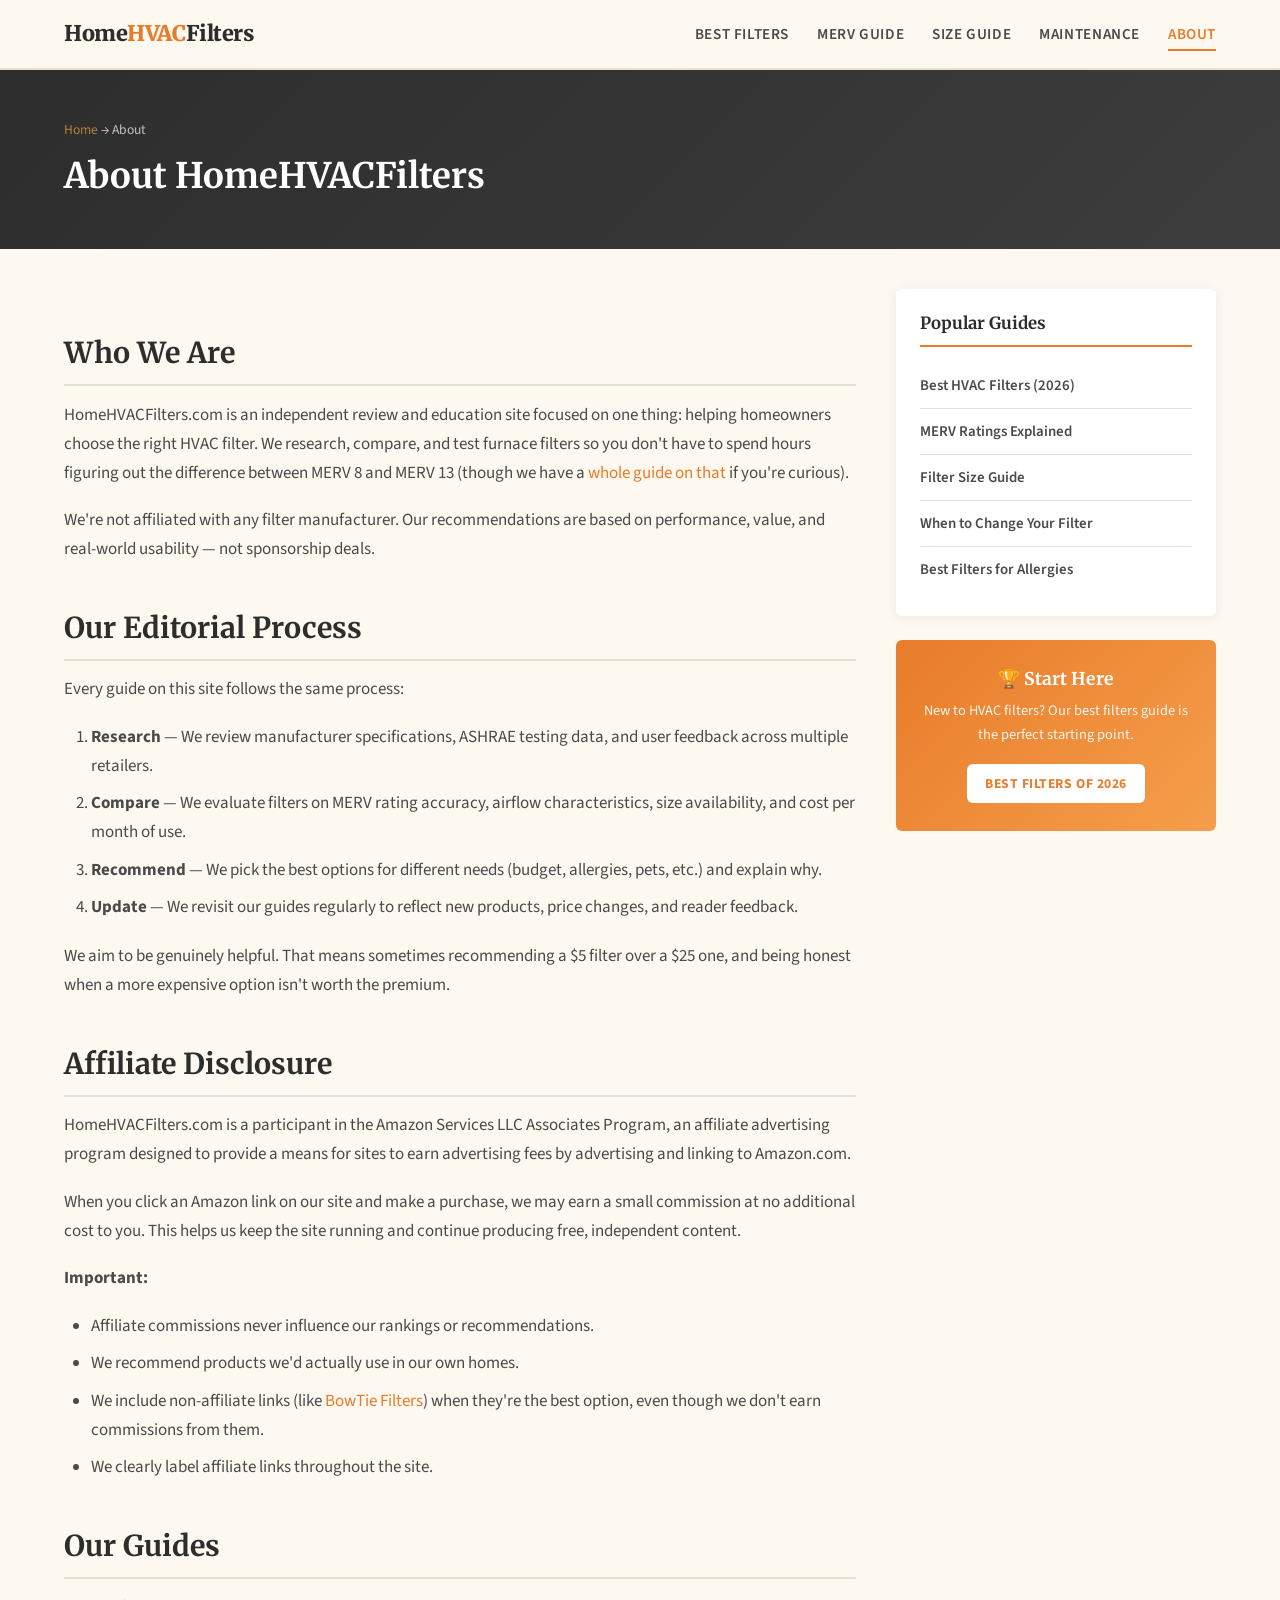
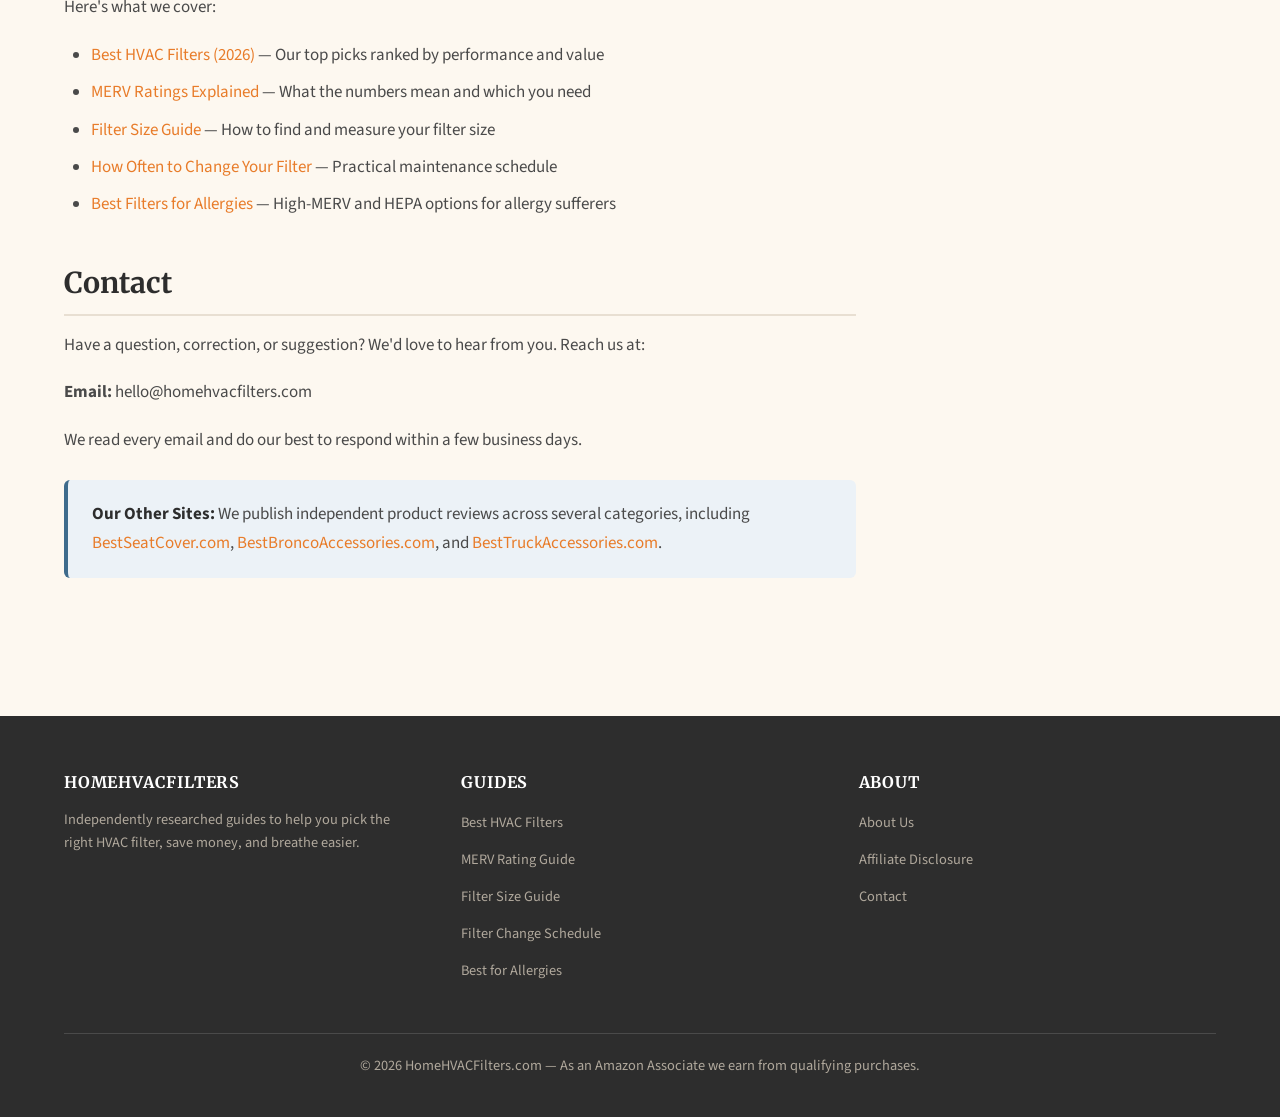
<file: about.html>
<!DOCTYPE html>
<html lang="en">
<head>
  <meta charset="UTF-8">
  <meta name="viewport" content="width=device-width, initial-scale=1.0">
  <title>About HomeHVACFilters — Affiliate Disclosure</title>
  <meta name="description" content="About HomeHVACFilters.com. Learn about our editorial process, affiliate disclosure, and how we research and review HVAC filters.">
  <link rel="canonical" href="https://homehvacfilters.com/about.html">
  <meta property="og:title" content="About HomeHVACFilters — Affiliate Disclosure">
  <meta property="og:description" content="About HomeHVACFilters.com. Our editorial process, affiliate disclosure, and how we research HVAC filters.">
  <meta property="og:url" content="https://homehvacfilters.com/about.html">
  <meta property="og:type" content="website">
  <meta property="og:image" content="https://homehvacfilters.com/images/og-about.png">
  <meta property="og:site_name" content="HomeHVACFilters">
  <link rel="preconnect" href="https://fonts.googleapis.com">
  <link rel="preconnect" href="https://fonts.gstatic.com" crossorigin>
  <link href="https://fonts.googleapis.com/css2?family=Merriweather:wght@400;700;900&family=Source+Sans+Pro:wght@400;600;700&display=swap" rel="stylesheet">
  <link rel="stylesheet" href="css/style.css">
  <script type="application/ld+json">
  {
    "@context": "https://schema.org",
    "@type": "BreadcrumbList",
    "itemListElement": [
      { "@type": "ListItem", "position": 1, "name": "Home", "item": "https://homehvacfilters.com/" },
      { "@type": "ListItem", "position": 2, "name": "About", "item": "https://homehvacfilters.com/about.html" }
    ]
  }
  </script>
</head>
<body>

<nav class="nav" aria-label="Main navigation">
  <div class="container">
    <a href="/" class="nav-logo" aria-label="HomeHVACFilters homepage">Home<span>HVAC</span>Filters</a>
    <ul class="nav-links">
      <li><a href="best-hvac-filters.html">Best Filters</a></li>
      <li><a href="merv-rating-guide.html">MERV Guide</a></li>
      <li><a href="filter-size-guide.html">Size Guide</a></li>
      <li><a href="how-often-change-hvac-filter.html">Maintenance</a></li>
      <li><a href="about.html" class="active">About</a></li>
    </ul>
    <button class="nav-toggle" aria-label="Toggle menu" aria-expanded="false"><span></span><span></span><span></span></button>
  </div>
</nav>

<section class="page-hero">
  <div class="container">
    <div class="breadcrumb"><a href="/">Home</a> → About</div>
    <h1>About HomeHVACFilters</h1>
  </div>
</section>

<div class="container">
  <div class="content-layout">
    <main class="main-content article-content">

      <h2 id="who-we-are">Who We Are</h2>
      <p>HomeHVACFilters.com is an independent review and education site focused on one thing: helping homeowners choose the right HVAC filter. We research, compare, and test furnace filters so you don't have to spend hours figuring out the difference between MERV 8 and MERV 13 (though we have a <a href="merv-rating-guide.html">whole guide on that</a> if you're curious).</p>

      <p>We're not affiliated with any filter manufacturer. Our recommendations are based on performance, value, and real-world usability — not sponsorship deals.</p>

      <h2 id="editorial">Our Editorial Process</h2>
      <p>Every guide on this site follows the same process:</p>
      <ol>
        <li><strong>Research</strong> — We review manufacturer specifications, ASHRAE testing data, and user feedback across multiple retailers.</li>
        <li><strong>Compare</strong> — We evaluate filters on MERV rating accuracy, airflow characteristics, size availability, and cost per month of use.</li>
        <li><strong>Recommend</strong> — We pick the best options for different needs (budget, allergies, pets, etc.) and explain why.</li>
        <li><strong>Update</strong> — We revisit our guides regularly to reflect new products, price changes, and reader feedback.</li>
      </ol>

      <p>We aim to be genuinely helpful. That means sometimes recommending a $5 filter over a $25 one, and being honest when a more expensive option isn't worth the premium.</p>

      <h2 id="disclosure">Affiliate Disclosure</h2>
      <p>HomeHVACFilters.com is a participant in the Amazon Services LLC Associates Program, an affiliate advertising program designed to provide a means for sites to earn advertising fees by advertising and linking to Amazon.com.</p>

      <p>When you click an Amazon link on our site and make a purchase, we may earn a small commission at no additional cost to you. This helps us keep the site running and continue producing free, independent content.</p>

      <p><strong>Important:</strong></p>
      <ul>
        <li>Affiliate commissions never influence our rankings or recommendations.</li>
        <li>We recommend products we'd actually use in our own homes.</li>
        <li>We include non-affiliate links (like <a href="https://bowtiefilters.com" target="_blank" rel="noopener">BowTie Filters</a>) when they're the best option, even though we don't earn commissions from them.</li>
        <li>We clearly label affiliate links throughout the site.</li>
      </ul>

      <h2 id="guides">Our Guides</h2>
      <p>Here's what we cover:</p>
      <ul>
        <li><a href="best-hvac-filters.html">Best HVAC Filters (2026)</a> — Our top picks ranked by performance and value</li>
        <li><a href="merv-rating-guide.html">MERV Ratings Explained</a> — What the numbers mean and which you need</li>
        <li><a href="filter-size-guide.html">Filter Size Guide</a> — How to find and measure your filter size</li>
        <li><a href="how-often-change-hvac-filter.html">How Often to Change Your Filter</a> — Practical maintenance schedule</li>
        <li><a href="best-air-filters-allergies.html">Best Filters for Allergies</a> — High-MERV and HEPA options for allergy sufferers</li>
      </ul>

      <h2 id="contact">Contact</h2>
      <p>Have a question, correction, or suggestion? We'd love to hear from you. Reach us at:</p>
      <p><strong>Email:</strong> hello@homehvacfilters.com</p>

      <p>We read every email and do our best to respond within a few business days.</p>

      <!-- Cross-site links -->
      <div class="info-box info">
        <strong>Our Other Sites:</strong> We publish independent product reviews across several categories, including <a href="https://bestseatcover.com" target="_blank" rel="noopener">BestSeatCover.com</a>, <a href="https://bestbroncoaccessories.com" target="_blank" rel="noopener">BestBroncoAccessories.com</a>, and <a href="https://besttruckaccessories.com" target="_blank" rel="noopener">BestTruckAccessories.com</a>.
      </div>

    </main>

    <aside class="sidebar">
      <div class="sidebar-block">
        <h4>Popular Guides</h4>
        <ul>
          <li><a href="best-hvac-filters.html">Best HVAC Filters (2026)</a></li>
          <li><a href="merv-rating-guide.html">MERV Ratings Explained</a></li>
          <li><a href="filter-size-guide.html">Filter Size Guide</a></li>
          <li><a href="how-often-change-hvac-filter.html">When to Change Your Filter</a></li>
          <li><a href="best-air-filters-allergies.html">Best Filters for Allergies</a></li>
        </ul>
      </div>
      <div class="sidebar-cta">
        <h4>🏆 Start Here</h4>
        <p>New to HVAC filters? Our best filters guide is the perfect starting point.</p>
        <a href="best-hvac-filters.html" class="btn btn-sm">Best Filters of 2026</a>
      </div>
    </aside>
  </div>
</div>

<footer class="footer">
  <div class="container">
    <div class="footer-grid">
      <div>
        <h4>HomeHVACFilters</h4>
        <p>Independently researched guides to help you pick the right HVAC filter, save money, and breathe easier.</p>
      </div>
      <div>
        <h4>Guides</h4>
        <ul>
          <li><a href="best-hvac-filters.html">Best HVAC Filters</a></li>
          <li><a href="merv-rating-guide.html">MERV Rating Guide</a></li>
          <li><a href="filter-size-guide.html">Filter Size Guide</a></li>
          <li><a href="how-often-change-hvac-filter.html">Filter Change Schedule</a></li>
          <li><a href="best-air-filters-allergies.html">Best for Allergies</a></li>
        </ul>
      </div>
      <div>
        <h4>About</h4>
        <ul>
          <li><a href="about.html">About Us</a></li>
          <li><a href="about.html#disclosure">Affiliate Disclosure</a></li>
          <li><a href="about.html#contact">Contact</a></li>
        </ul>
      </div>
    </div>
    <div class="footer-bottom">
      <p>&copy; <span data-year></span> HomeHVACFilters.com — As an Amazon Associate we earn from qualifying purchases.</p>
    </div>
  </div>
</footer>

<script src="js/main.js" defer></script>
</body>
</html>
</file>
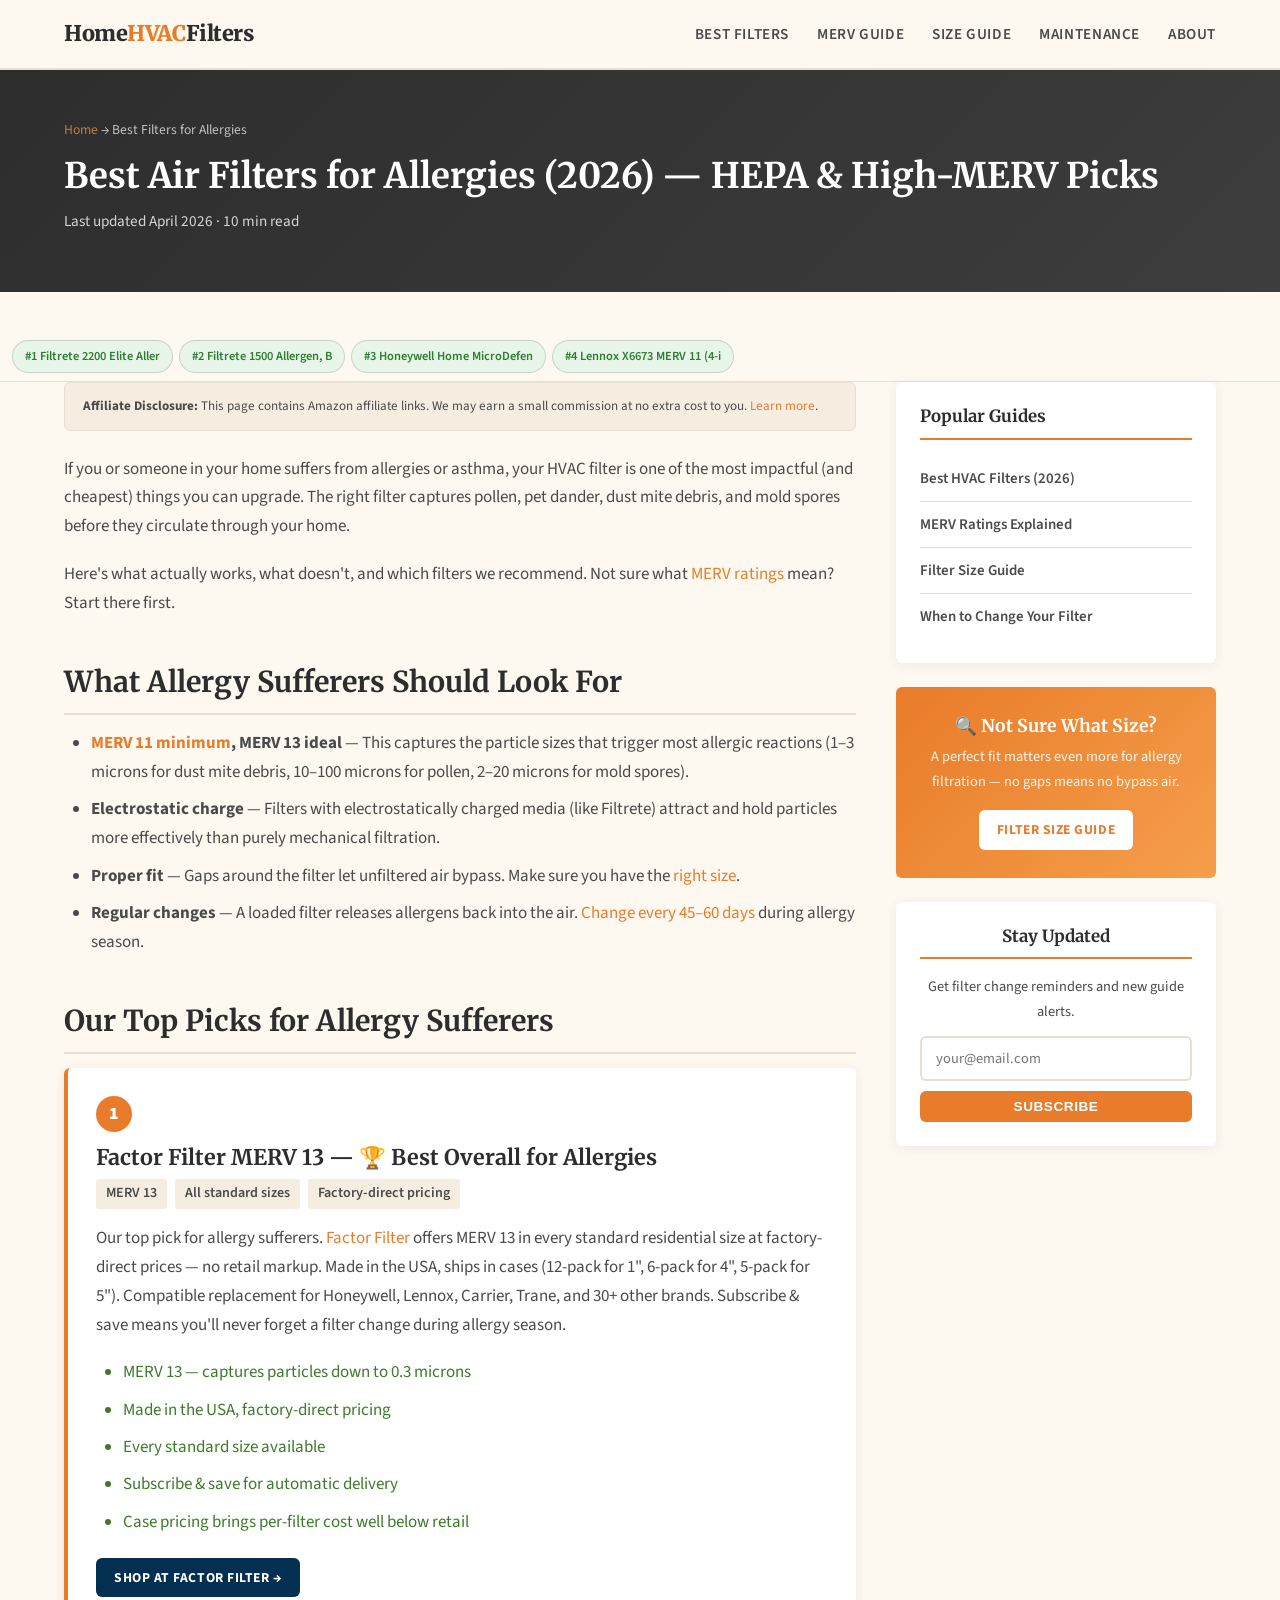
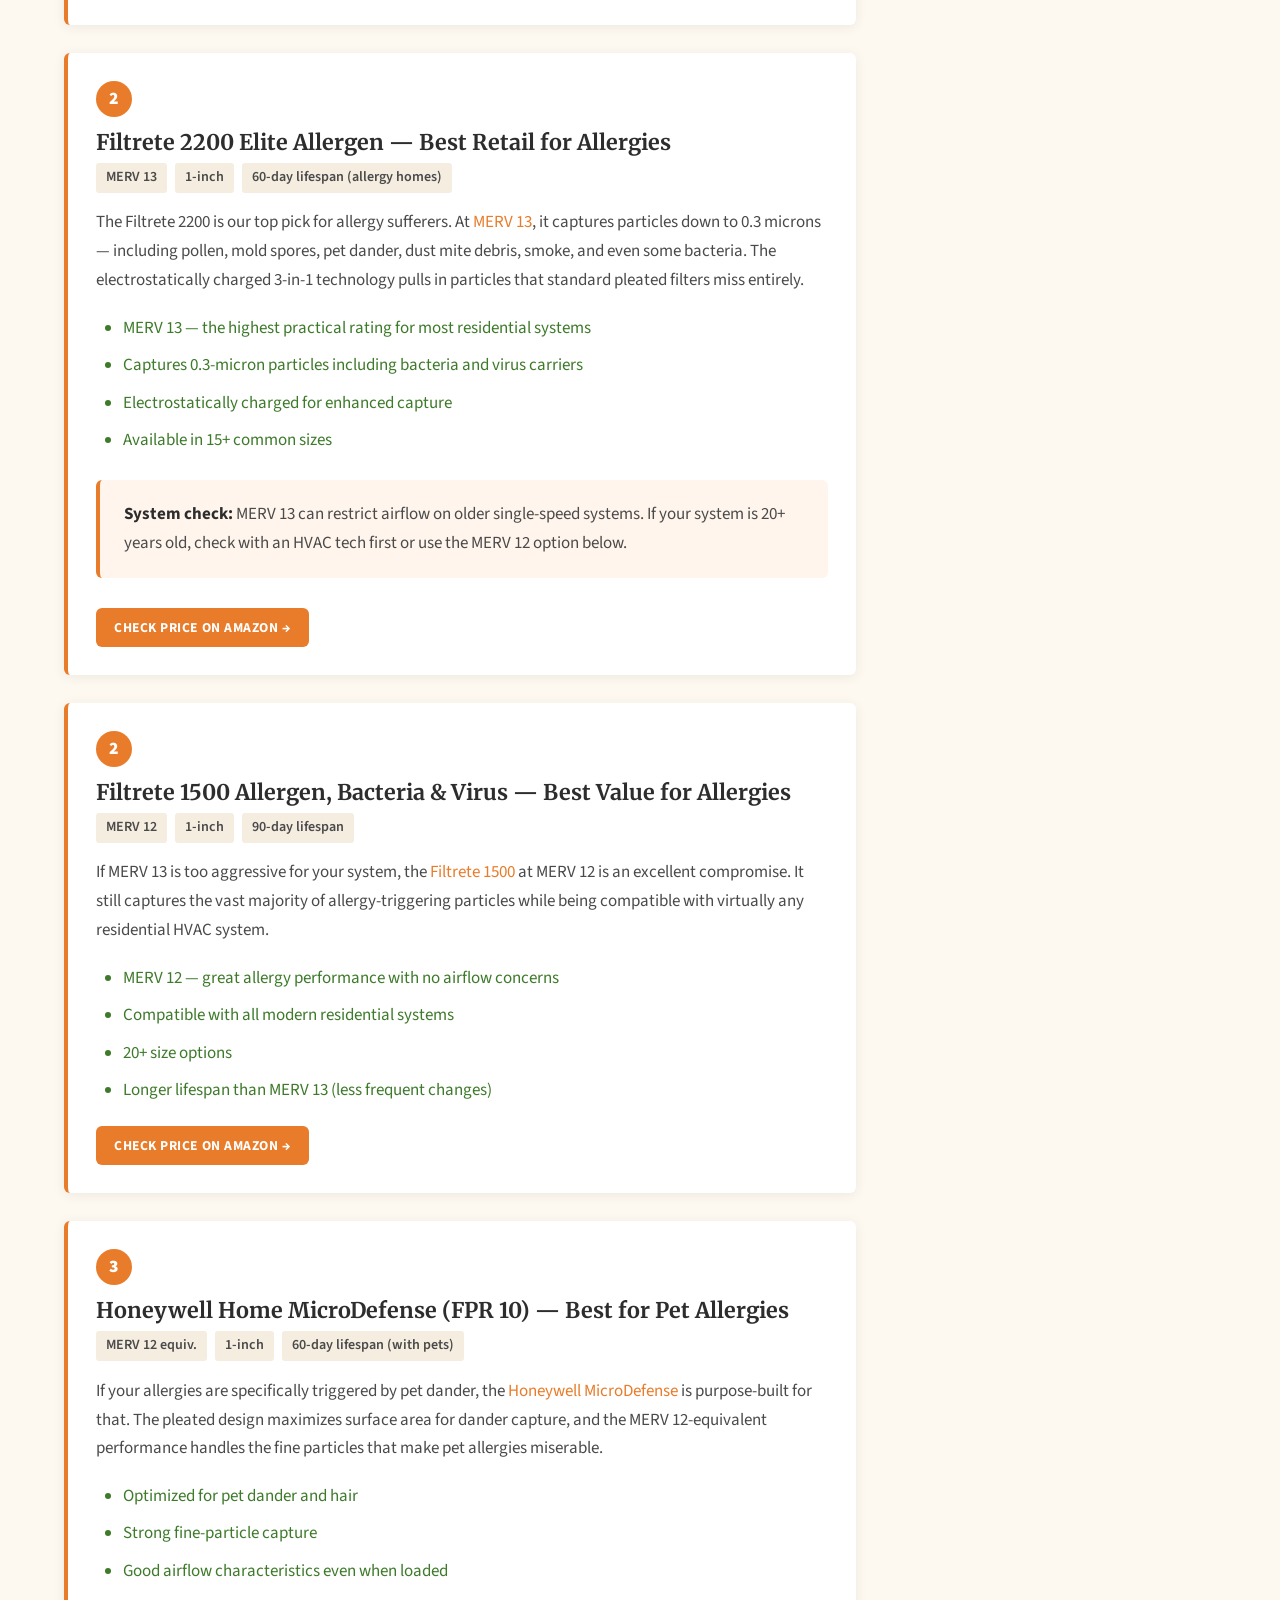
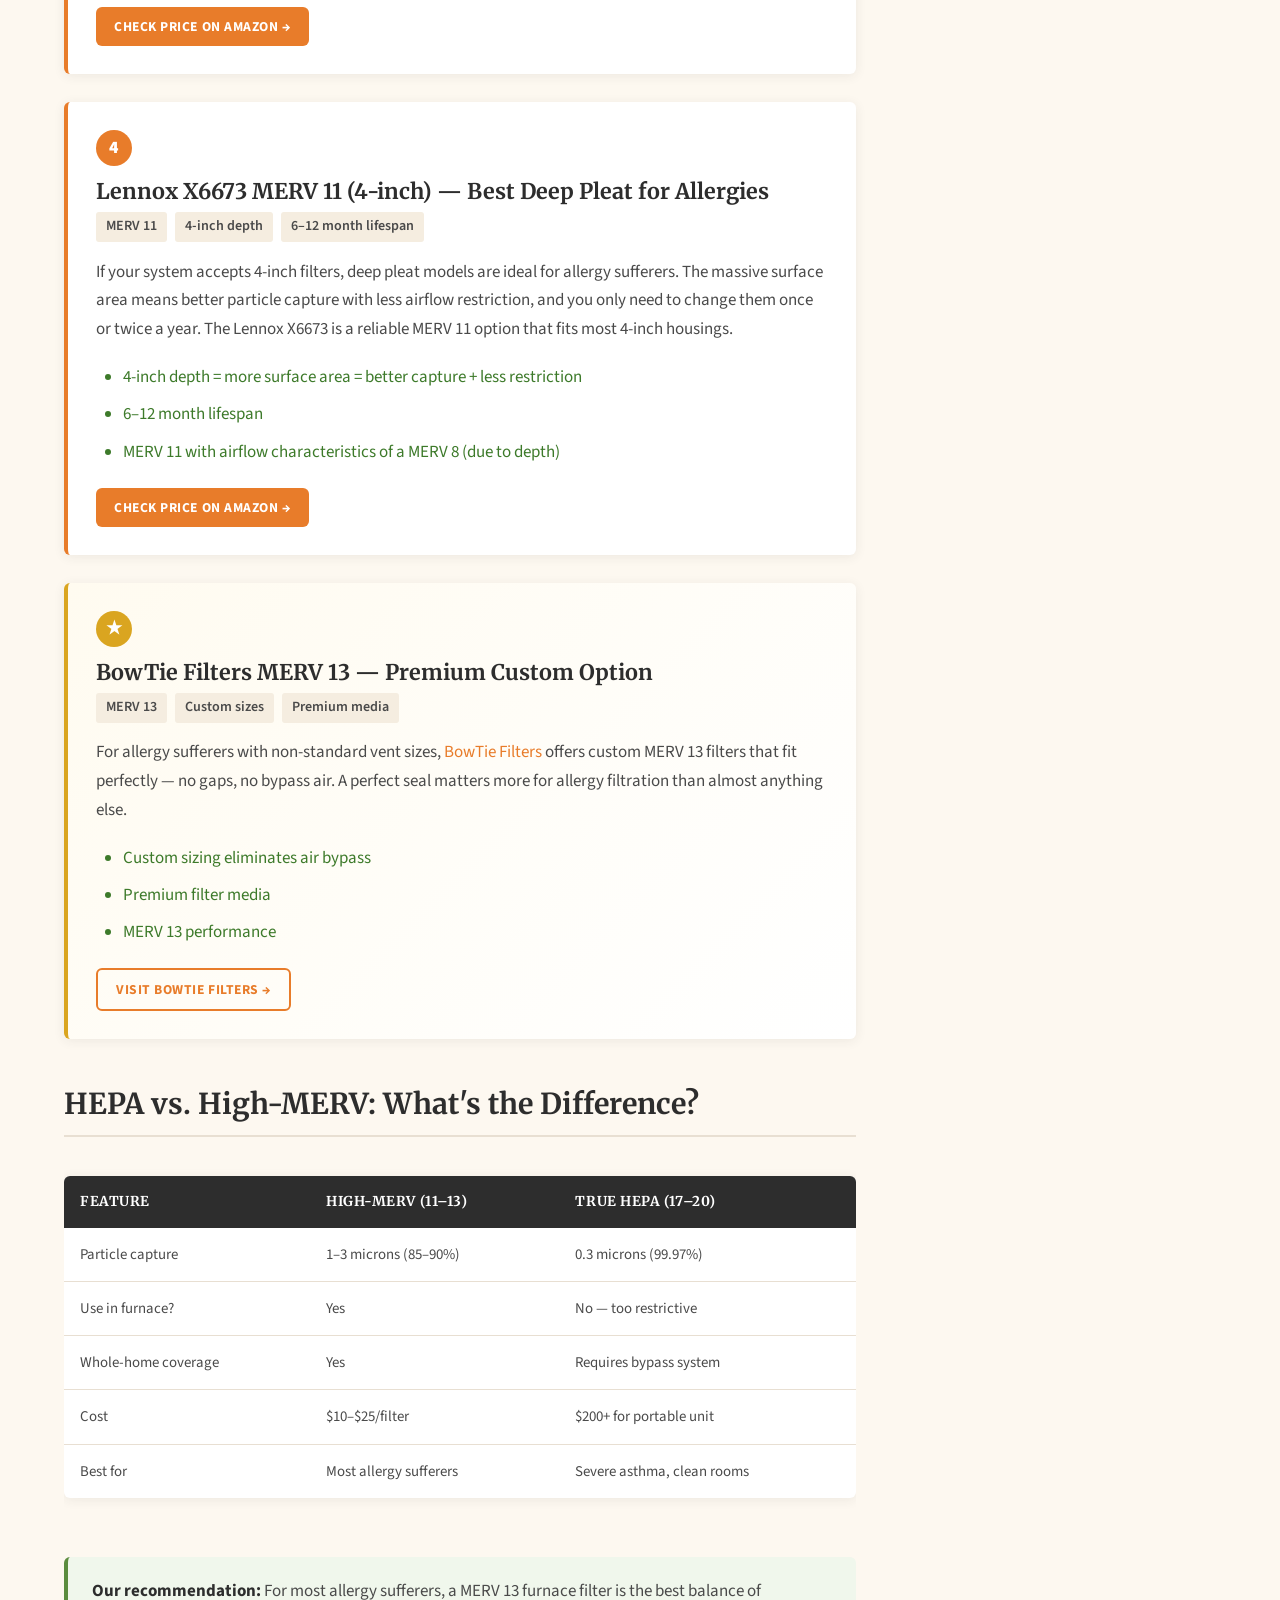
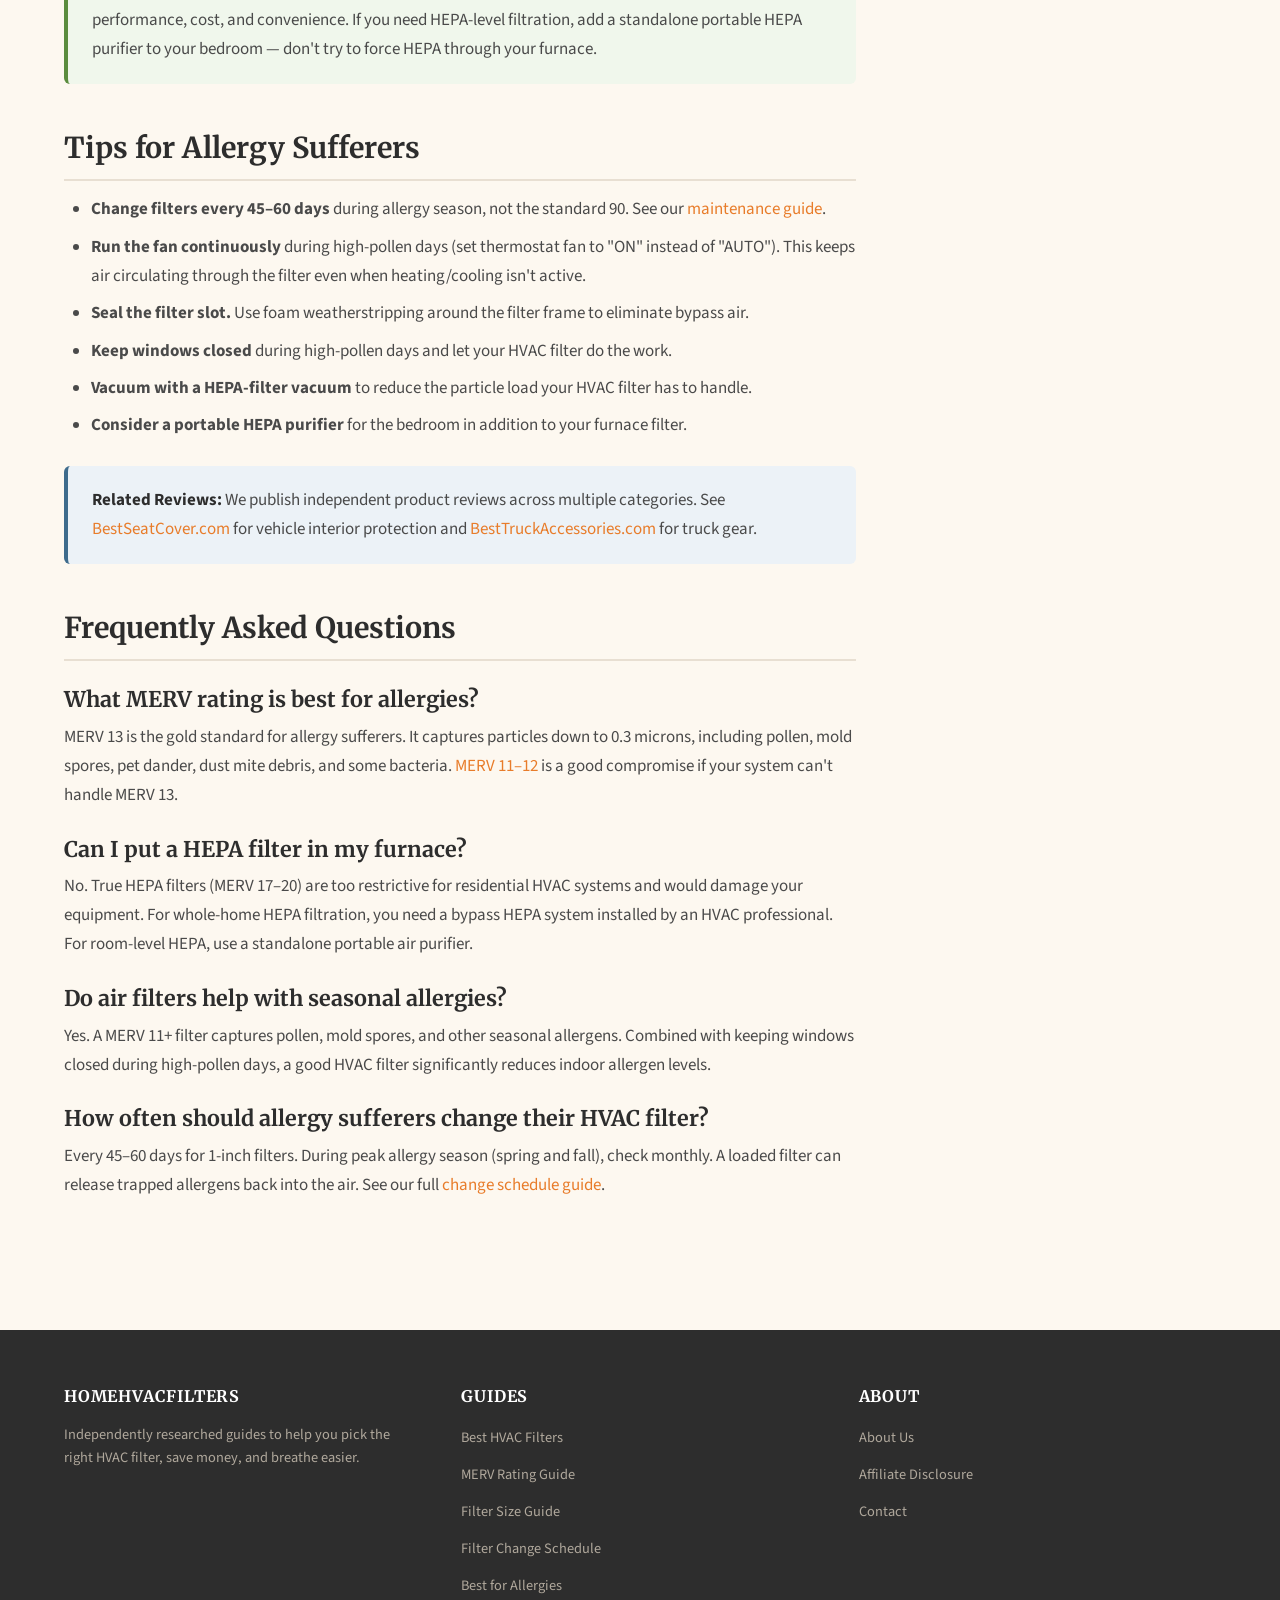
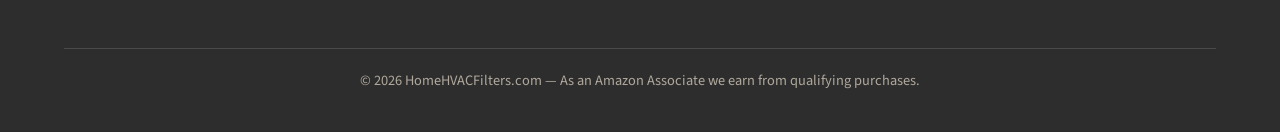
<file: best-air-filters-allergies.html>
<!DOCTYPE html>
<html lang="en">
<head>
  <meta charset="UTF-8">
  <meta name="viewport" content="width=device-width, initial-scale=1.0">
  <title>Best Air Filters for Allergies 2026 — HEPA &amp; MERV</title>
  <meta name="description" content="Best HVAC filters for allergies in 2026. Factor Filter, Filtrete, and high-MERV picks that reduce pollen, pet dander, dust mites, and mold spores.">
  <link rel="canonical" href="https://homehvacfilters.com/best-air-filters-allergies.html">
  <meta property="og:title" content="Best Air Filters for Allergies (2026) — HEPA & High-MERV Picks">
  <meta property="og:description" content="Best HVAC filters for allergies. High-MERV and HEPA-style picks that reduce pollen, pet dander, dust mites, and mold spores.">
  <meta property="og:url" content="https://homehvacfilters.com/best-air-filters-allergies.html">
  <meta property="og:type" content="article">
  <meta property="og:image" content="https://homehvacfilters.com/images/og-allergies.png">
  <meta property="og:site_name" content="HomeHVACFilters">
  <link rel="preconnect" href="https://fonts.googleapis.com">
  <link rel="preconnect" href="https://fonts.gstatic.com" crossorigin>
  <link href="https://fonts.googleapis.com/css2?family=Merriweather:wght@400;700;900&family=Source+Sans+Pro:wght@400;600;700&display=swap" rel="stylesheet">
  <link rel="stylesheet" href="css/style.css">
  <script type="application/ld+json">
  {
    "@context": "https://schema.org",
    "@type": "BreadcrumbList",
    "itemListElement": [
      { "@type": "ListItem", "position": 1, "name": "Home", "item": "https://homehvacfilters.com/" },
      { "@type": "ListItem", "position": 2, "name": "Best Filters for Allergies", "item": "https://homehvacfilters.com/best-air-filters-allergies.html" }
    ]
  }
  </script>
  <script type="application/ld+json">
  {
    "@context": "https://schema.org",
    "@type": "Article",
    "headline": "Best Air Filters for Allergies (2026) — HEPA & High-MERV Picks",
    "description": "Best HVAC filters for allergies in 2026. High-MERV and HEPA-style picks for pollen, pet dander, dust mites, and mold.",
    "datePublished": "2026-02-01",
    "dateModified": "2026-04-15",
    "author": { "@type": "Organization", "name": "HomeHVACFilters" },
    "publisher": { "@type": "Organization", "name": "HomeHVACFilters", "url": "https://homehvacfilters.com/" },
    "mainEntityOfPage": "https://homehvacfilters.com/best-air-filters-allergies.html"
  }
  </script>
  <script type="application/ld+json">
  {
    "@context": "https://schema.org",
    "@type": "Product",
    "name": "Filtrete 2200 Elite Allergen Filter",
    "description": "MERV 13 electrostatically charged furnace filter for allergy and asthma sufferers.",
    "brand": { "@type": "Brand", "name": "Filtrete" },
    "review": {
      "@type": "Review",
      "author": { "@type": "Organization", "name": "HomeHVACFilters" },
      "reviewRating": { "@type": "Rating", "ratingValue": "4.9", "bestRating": "5" },
      "reviewBody": "The best 1-inch MERV 13 filter for allergy sufferers. Captures particles down to 0.3 microns."
    },
    "aggregateRating": { "@type": "AggregateRating", "ratingValue": "4.9", "reviewCount": "1" },
    "offers": { "@type": "Offer", "url": "https://www.amazon.com/dp/B00TUDHMMW?tag=brazenprodu01-20", "priceCurrency": "USD", "availability": "https://schema.org/InStock" }
  }
  </script>
  <script type="application/ld+json">
  {
    "@context": "https://schema.org",
    "@type": "FAQPage",
    "mainEntity": [
      {
        "@type": "Question",
        "name": "What MERV rating is best for allergies?",
        "acceptedAnswer": { "@type": "Answer", "text": "MERV 13 is the gold standard for allergy sufferers. It captures particles down to 0.3 microns, including pollen, mold spores, pet dander, dust mite debris, and some bacteria. MERV 11–12 is a good compromise if your system can't handle MERV 13." }
      },
      {
        "@type": "Question",
        "name": "Can I put a HEPA filter in my furnace?",
        "acceptedAnswer": { "@type": "Answer", "text": "No. True HEPA filters (MERV 17–20) are too restrictive for residential HVAC systems and would damage your equipment. For whole-home HEPA filtration, you need a bypass HEPA system installed by an HVAC professional. For room-level HEPA, use a standalone portable air purifier." }
      },
      {
        "@type": "Question",
        "name": "Do air filters help with seasonal allergies?",
        "acceptedAnswer": { "@type": "Answer", "text": "Yes. A MERV 11+ filter captures pollen, mold spores, and other seasonal allergens. Combined with keeping windows closed during high-pollen days, a good HVAC filter significantly reduces indoor allergen levels." }
      },
      {
        "@type": "Question",
        "name": "How often should allergy sufferers change their HVAC filter?",
        "acceptedAnswer": { "@type": "Answer", "text": "Every 45–60 days for 1-inch filters. During peak allergy season (spring and fall), check monthly. A loaded filter can release trapped allergens back into the air." }
      }
    ]
  }
  </script>
</head>
<body>

<nav class="nav" aria-label="Main navigation">
  <div class="container">
    <a href="/" class="nav-logo" aria-label="HomeHVACFilters homepage">Home<span>HVAC</span>Filters</a>
    <ul class="nav-links">
      <li><a href="best-hvac-filters.html">Best Filters</a></li>
      <li><a href="merv-rating-guide.html">MERV Guide</a></li>
      <li><a href="filter-size-guide.html">Size Guide</a></li>
      <li><a href="how-often-change-hvac-filter.html">Maintenance</a></li>
      <li><a href="about.html">About</a></li>
    </ul>
    <button class="nav-toggle" aria-label="Toggle menu" aria-expanded="false"><span></span><span></span><span></span></button>
  </div>
</nav>

<section class="page-hero">
  <div class="container">
    <div class="breadcrumb"><a href="/">Home</a> → Best Filters for Allergies</div>
    <h1>Best Air Filters for Allergies (2026) — HEPA &amp; High-MERV Picks</h1>
    <p class="page-meta">Last updated April 2026 · 10 min read</p>
  </div>
</section>

<nav class="sticky-jump-nav" aria-label="Jump to product">
  <a href="#best-allergy-overall" class="jump-pill">#1 Filtrete 2200 Elite Aller</a>
<a href="#best-allergy-value" class="jump-pill">#2 Filtrete 1500 Allergen, B</a>
<a href="#best-allergy-pets" class="jump-pill">#3 Honeywell Home MicroDefen</a>
<a href="#best-allergy-deep" class="jump-pill">#4 Lennox X6673 MERV 11 (4-i</a>
</nav>


<div class="container">
  <div class="content-layout">
    <main class="main-content article-content">

      <div class="affiliate-notice">
        <strong>Affiliate Disclosure:</strong> This page contains Amazon affiliate links. We may earn a small commission at no extra cost to you. <a href="about.html#disclosure">Learn more</a>.
      </div>

      <p>If you or someone in your home suffers from allergies or asthma, your HVAC filter is one of the most impactful (and cheapest) things you can upgrade. The right filter captures pollen, pet dander, dust mite debris, and mold spores before they circulate through your home.</p>

      <p>Here's what actually works, what doesn't, and which filters we recommend. Not sure what <a href="merv-rating-guide.html">MERV ratings</a> mean? Start there first.</p>

      <h2 id="what-to-look-for">What Allergy Sufferers Should Look For</h2>
      <ul>
        <li><strong><a href="merv-rating-guide.html#merv-9-12">MERV 11 minimum</a>, MERV 13 ideal</strong> — This captures the particle sizes that trigger most allergic reactions (1–3 microns for dust mite debris, 10–100 microns for pollen, 2–20 microns for mold spores).</li>
        <li><strong>Electrostatic charge</strong> — Filters with electrostatically charged media (like Filtrete) attract and hold particles more effectively than purely mechanical filtration.</li>
        <li><strong>Proper fit</strong> — Gaps around the filter let unfiltered air bypass. Make sure you have the <a href="filter-size-guide.html">right size</a>.</li>
        <li><strong>Regular changes</strong> — A loaded filter releases allergens back into the air. <a href="how-often-change-hvac-filter.html">Change every 45–60 days</a> during allergy season.</li>
      </ul>

      <h2 id="top-picks">Our Top Picks for Allergy Sufferers</h2>

      <!-- #1 Factor Filter -->
      <div class="product-card" id="best-allergy-factory-direct">
        <div class="product-rank">1</div>
        <h3>Factor Filter MERV 13 — 🏆 Best Overall for Allergies</h3>
        <div class="product-meta">
          <span>MERV 13</span><span>All standard sizes</span><span>Factory-direct pricing</span>
        </div>
        <p>Our top pick for allergy sufferers. <a href="https://factorfilters.com" target="_blank" rel="noopener">Factor Filter</a> offers MERV 13 in every standard residential size at factory-direct prices — no retail markup. Made in the USA, ships in cases (12-pack for 1", 6-pack for 4", 5-pack for 5"). Compatible replacement for Honeywell, Lennox, Carrier, Trane, and 30+ other brands. Subscribe &amp; save means you'll never forget a filter change during allergy season.</p>
        <ul class="product-pros">
          <li>MERV 13 — captures particles down to 0.3 microns</li>
          <li>Made in the USA, factory-direct pricing</li>
          <li>Every standard size available</li>
          <li>Subscribe &amp; save for automatic delivery</li>
          <li>Case pricing brings per-filter cost well below retail</li>
        </ul>
        <a href="https://factorfilters.com" class="btn btn-primary btn-sm" style="background:#032f50;border-color:#032f50" target="_blank" rel="noopener">Shop at Factor Filter →</a>
      </div>

      <!-- #2 -->
      <div class="product-card" id="best-allergy-overall">
        <div class="product-rank">2</div>
        <h3>Filtrete 2200 Elite Allergen — Best Retail for Allergies</h3>
        <div class="product-meta">
          <span>MERV 13</span><span>1-inch</span><span>60-day lifespan (allergy homes)</span>
        </div>
        <p>The Filtrete 2200 is our top pick for allergy sufferers. At <a href="merv-rating-guide.html#merv-13-16">MERV 13</a>, it captures particles down to 0.3 microns — including pollen, mold spores, pet dander, dust mite debris, smoke, and even some bacteria. The electrostatically charged 3-in-1 technology pulls in particles that standard pleated filters miss entirely.</p>
        <ul class="product-pros">
          <li>MERV 13 — the highest practical rating for most residential systems</li>
          <li>Captures 0.3-micron particles including bacteria and virus carriers</li>
          <li>Electrostatically charged for enhanced capture</li>
          <li>Available in 15+ common sizes</li>
        </ul>
        <div class="info-box warning">
          <strong>System check:</strong> MERV 13 can restrict airflow on older single-speed systems. If your system is 20+ years old, check with an HVAC tech first or use the MERV 12 option below.
        </div>
        <a href="https://www.amazon.com/dp/B00TUDHMMW?tag=brazenprodu01-20" class="btn btn-primary btn-sm" rel="nofollow noopener sponsored" target="_blank">Check Price on Amazon →</a>
      </div>

      <!-- #2 -->
      <div class="product-card" id="best-allergy-value">
        <div class="product-rank">2</div>
        <h3>Filtrete 1500 Allergen, Bacteria &amp; Virus — Best Value for Allergies</h3>
        <div class="product-meta">
          <span>MERV 12</span><span>1-inch</span><span>90-day lifespan</span>
        </div>
        <p>If MERV 13 is too aggressive for your system, the <a href="best-hvac-filters.html#best-overall">Filtrete 1500</a> at MERV 12 is an excellent compromise. It still captures the vast majority of allergy-triggering particles while being compatible with virtually any residential HVAC system.</p>
        <ul class="product-pros">
          <li>MERV 12 — great allergy performance with no airflow concerns</li>
          <li>Compatible with all modern residential systems</li>
          <li>20+ size options</li>
          <li>Longer lifespan than MERV 13 (less frequent changes)</li>
        </ul>
        <a href="https://www.amazon.com/dp/B01DFZ1HEG?tag=brazenprodu01-20" class="btn btn-primary btn-sm" rel="nofollow noopener sponsored" target="_blank">Check Price on Amazon →</a>
      </div>

      <!-- #3 -->
      <div class="product-card" id="best-allergy-pets">
        <div class="product-rank">3</div>
        <h3>Honeywell Home MicroDefense (FPR 10) — Best for Pet Allergies</h3>
        <div class="product-meta">
          <span>MERV 12 equiv.</span><span>1-inch</span><span>60-day lifespan (with pets)</span>
        </div>
        <p>If your allergies are specifically triggered by pet dander, the <a href="best-hvac-filters.html#best-pets">Honeywell MicroDefense</a> is purpose-built for that. The pleated design maximizes surface area for dander capture, and the MERV 12-equivalent performance handles the fine particles that make pet allergies miserable.</p>
        <ul class="product-pros">
          <li>Optimized for pet dander and hair</li>
          <li>Strong fine-particle capture</li>
          <li>Good airflow characteristics even when loaded</li>
        </ul>
        <a href="https://www.amazon.com/dp/B07VFBPNQW?tag=brazenprodu01-20" class="btn btn-primary btn-sm" rel="nofollow noopener sponsored" target="_blank">Check Price on Amazon →</a>
      </div>

      <!-- #4 Deep pleat -->
      <div class="product-card" id="best-allergy-deep">
        <div class="product-rank">4</div>
        <h3>Lennox X6673 MERV 11 (4-inch) — Best Deep Pleat for Allergies</h3>
        <div class="product-meta">
          <span>MERV 11</span><span>4-inch depth</span><span>6–12 month lifespan</span>
        </div>
        <p>If your system accepts 4-inch filters, deep pleat models are ideal for allergy sufferers. The massive surface area means better particle capture with less airflow restriction, and you only need to change them once or twice a year. The Lennox X6673 is a reliable MERV 11 option that fits most 4-inch housings.</p>
        <ul class="product-pros">
          <li>4-inch depth = more surface area = better capture + less restriction</li>
          <li>6–12 month lifespan</li>
          <li>MERV 11 with airflow characteristics of a MERV 8 (due to depth)</li>
        </ul>
        <a href="https://www.amazon.com/dp/B008LQBHG6?tag=brazenprodu01-20" class="btn btn-primary btn-sm" rel="nofollow noopener sponsored" target="_blank">Check Price on Amazon →</a>
      </div>

      <!-- Premium -->
      <div class="product-card premium-pick" id="premium-allergy">
        <div class="product-rank">★</div>
        <h3>BowTie Filters MERV 13 — Premium Custom Option</h3>
        <div class="product-meta">
          <span>MERV 13</span><span>Custom sizes</span><span>Premium media</span>
        </div>
        <p>For allergy sufferers with non-standard vent sizes, <a href="https://bowtiefilters.com" target="_blank" rel="noopener">BowTie Filters</a> offers custom MERV 13 filters that fit perfectly — no gaps, no bypass air. A perfect seal matters more for allergy filtration than almost anything else.</p>
        <ul class="product-pros">
          <li>Custom sizing eliminates air bypass</li>
          <li>Premium filter media</li>
          <li>MERV 13 performance</li>
        </ul>
        <a href="https://bowtiefilters.com" class="btn btn-secondary btn-sm" target="_blank" rel="noopener">Visit BowTie Filters →</a>
      </div>

      <h2 id="hepa-vs-merv">HEPA vs. High-MERV: What's the Difference?</h2>

      <div style="overflow-x:auto;">
        <table class="comparison-table">
          <thead>
            <tr><th>Feature</th><th>High-MERV (11–13)</th><th>True HEPA (17–20)</th></tr>
          </thead>
          <tbody>
            <tr><td>Particle capture</td><td>1–3 microns (85–90%)</td><td>0.3 microns (99.97%)</td></tr>
            <tr><td>Use in furnace?</td><td>Yes</td><td>No — too restrictive</td></tr>
            <tr><td>Whole-home coverage</td><td>Yes</td><td>Requires bypass system</td></tr>
            <tr><td>Cost</td><td>$10–$25/filter</td><td>$200+ for portable unit</td></tr>
            <tr><td>Best for</td><td>Most allergy sufferers</td><td>Severe asthma, clean rooms</td></tr>
          </tbody>
        </table>
      </div>

      <div class="info-box tip">
        <strong>Our recommendation:</strong> For most allergy sufferers, a MERV 13 furnace filter is the best balance of performance, cost, and convenience. If you need HEPA-level filtration, add a standalone portable HEPA purifier to your bedroom — don't try to force HEPA through your furnace.
      </div>

      <h2 id="allergy-tips">Tips for Allergy Sufferers</h2>
      <ul>
        <li><strong>Change filters every 45–60 days</strong> during allergy season, not the standard 90. See our <a href="how-often-change-hvac-filter.html">maintenance guide</a>.</li>
        <li><strong>Run the fan continuously</strong> during high-pollen days (set thermostat fan to "ON" instead of "AUTO"). This keeps air circulating through the filter even when heating/cooling isn't active.</li>
        <li><strong>Seal the filter slot.</strong> Use foam weatherstripping around the filter frame to eliminate bypass air.</li>
        <li><strong>Keep windows closed</strong> during high-pollen days and let your HVAC filter do the work.</li>
        <li><strong>Vacuum with a HEPA-filter vacuum</strong> to reduce the particle load your HVAC filter has to handle.</li>
        <li><strong>Consider a portable HEPA purifier</strong> for the bedroom in addition to your furnace filter.</li>
      </ul>

      <!-- Cross-site links -->
      <div class="info-box info">
        <strong>Related Reviews:</strong> We publish independent product reviews across multiple categories. See <a href="https://bestseatcover.com" target="_blank" rel="noopener">BestSeatCover.com</a> for vehicle interior protection and <a href="https://besttruckaccessories.com" target="_blank" rel="noopener">BestTruckAccessories.com</a> for truck gear.
      </div>

      <h2 id="faqs">Frequently Asked Questions</h2>

      <h3>What MERV rating is best for allergies?</h3>
      <p>MERV 13 is the gold standard for allergy sufferers. It captures particles down to 0.3 microns, including pollen, mold spores, pet dander, dust mite debris, and some bacteria. <a href="merv-rating-guide.html#merv-9-12">MERV 11–12</a> is a good compromise if your system can't handle MERV 13.</p>

      <h3>Can I put a HEPA filter in my furnace?</h3>
      <p>No. True HEPA filters (MERV 17–20) are too restrictive for residential HVAC systems and would damage your equipment. For whole-home HEPA filtration, you need a bypass HEPA system installed by an HVAC professional. For room-level HEPA, use a standalone portable air purifier.</p>

      <h3>Do air filters help with seasonal allergies?</h3>
      <p>Yes. A MERV 11+ filter captures pollen, mold spores, and other seasonal allergens. Combined with keeping windows closed during high-pollen days, a good HVAC filter significantly reduces indoor allergen levels.</p>

      <h3>How often should allergy sufferers change their HVAC filter?</h3>
      <p>Every 45–60 days for 1-inch filters. During peak allergy season (spring and fall), check monthly. A loaded filter can release trapped allergens back into the air. See our full <a href="how-often-change-hvac-filter.html">change schedule guide</a>.</p>

    </main>

    <aside class="sidebar">
      <div class="sidebar-block">
        <h4>Popular Guides</h4>
        <ul>
          <li><a href="best-hvac-filters.html">Best HVAC Filters (2026)</a></li>
          <li><a href="merv-rating-guide.html">MERV Ratings Explained</a></li>
          <li><a href="filter-size-guide.html">Filter Size Guide</a></li>
          <li><a href="how-often-change-hvac-filter.html">When to Change Your Filter</a></li>
        </ul>
      </div>
      <div class="sidebar-cta">
        <h4>🔍 Not Sure What Size?</h4>
        <p>A perfect fit matters even more for allergy filtration — no gaps means no bypass air.</p>
        <a href="filter-size-guide.html" class="btn btn-sm">Filter Size Guide</a>
      </div>
      <div class="sidebar-block sidebar-newsletter">
        <h4>Stay Updated</h4>
        <p>Get filter change reminders and new guide alerts.</p>
        <input type="email" class="email-input" placeholder="your@email.com" aria-label="Email address for newsletter signup">
        <button class="btn btn-primary btn-sm btn-block">Subscribe</button>
      </div>
    </aside>
  </div>
</div>

<footer class="footer">
  <div class="container">
    <div class="footer-grid">
      <div>
        <h4>HomeHVACFilters</h4>
        <p>Independently researched guides to help you pick the right HVAC filter, save money, and breathe easier.</p>
      </div>
      <div>
        <h4>Guides</h4>
        <ul>
          <li><a href="best-hvac-filters.html">Best HVAC Filters</a></li>
          <li><a href="merv-rating-guide.html">MERV Rating Guide</a></li>
          <li><a href="filter-size-guide.html">Filter Size Guide</a></li>
          <li><a href="how-often-change-hvac-filter.html">Filter Change Schedule</a></li>
          <li><a href="best-air-filters-allergies.html">Best for Allergies</a></li>
        </ul>
      </div>
      <div>
        <h4>About</h4>
        <ul>
          <li><a href="about.html">About Us</a></li>
          <li><a href="about.html#disclosure">Affiliate Disclosure</a></li>
          <li><a href="about.html#contact">Contact</a></li>
        </ul>
      </div>
    </div>
    <div class="footer-bottom">
      <p>&copy; <span data-year></span> HomeHVACFilters.com — As an Amazon Associate we earn from qualifying purchases.</p>
    </div>
  </div>
</footer>

<script src="js/main.js" defer></script>
</body>
</html>
</file>
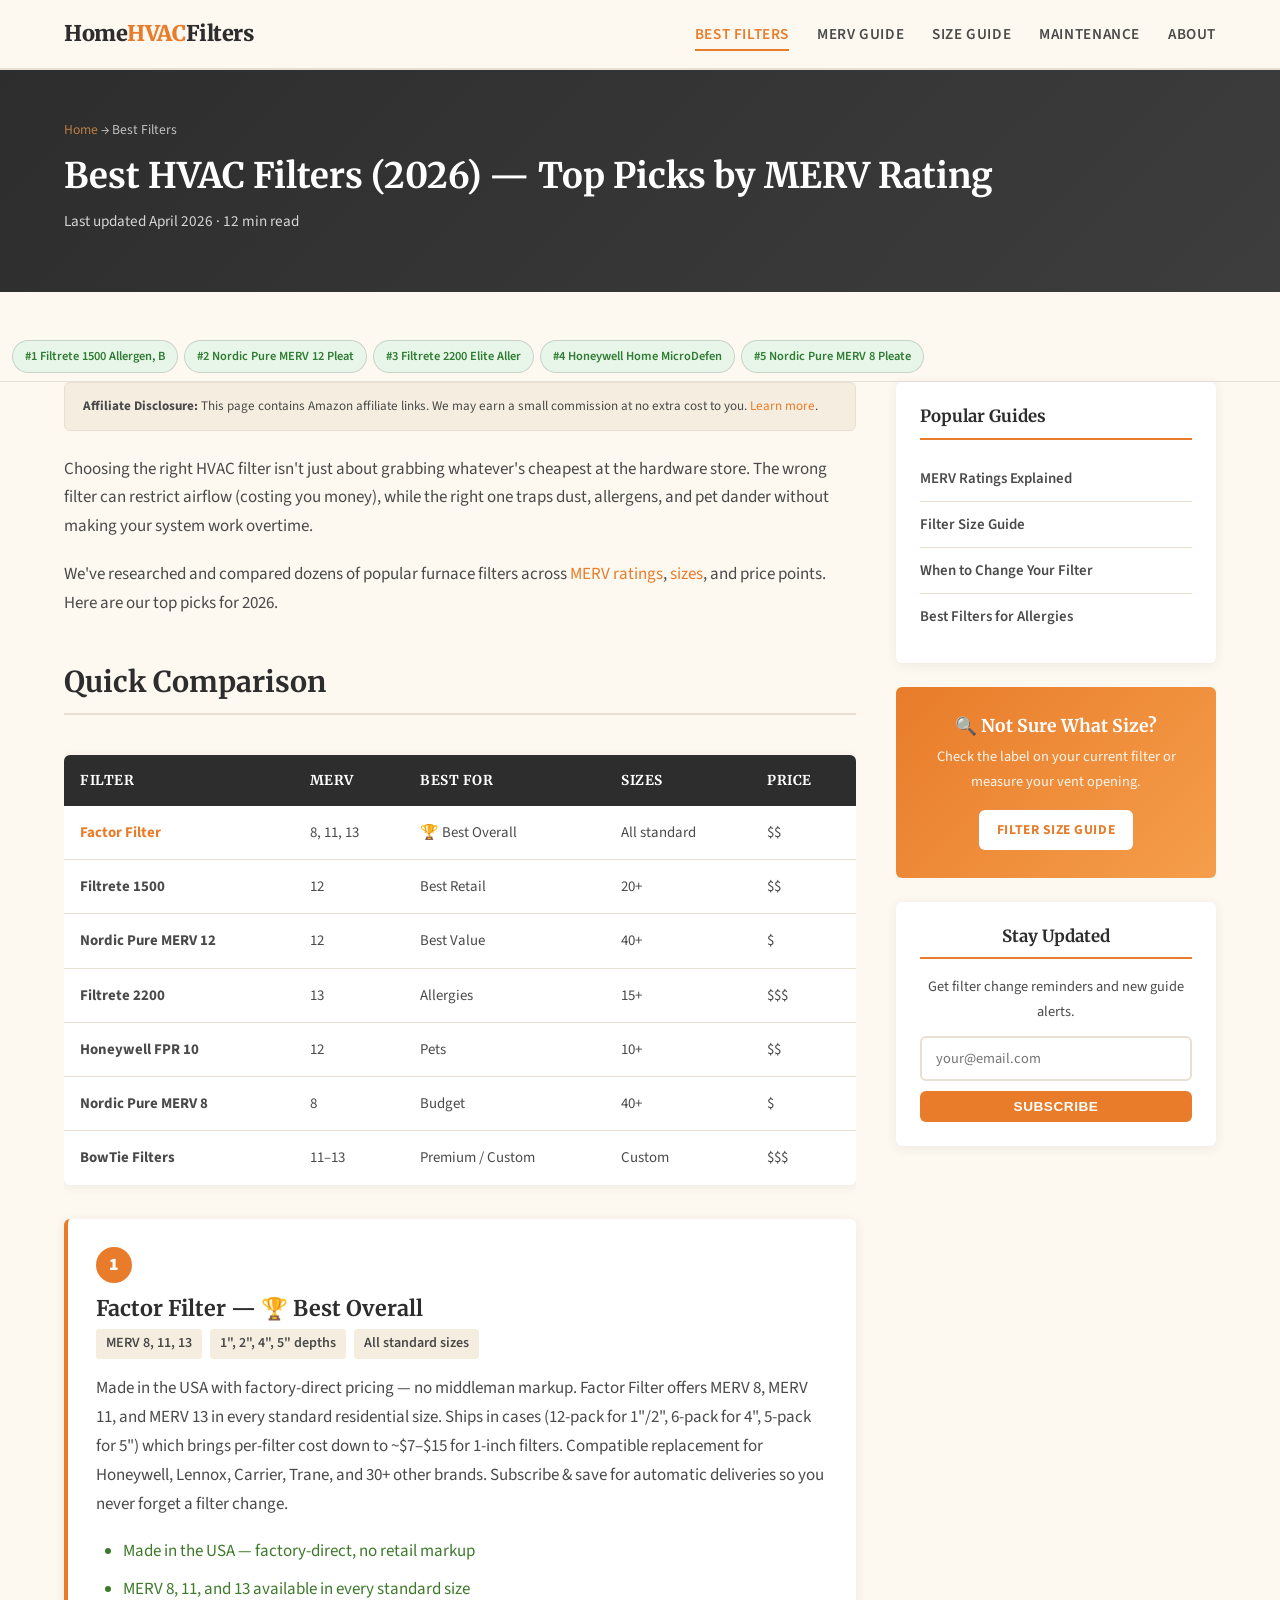
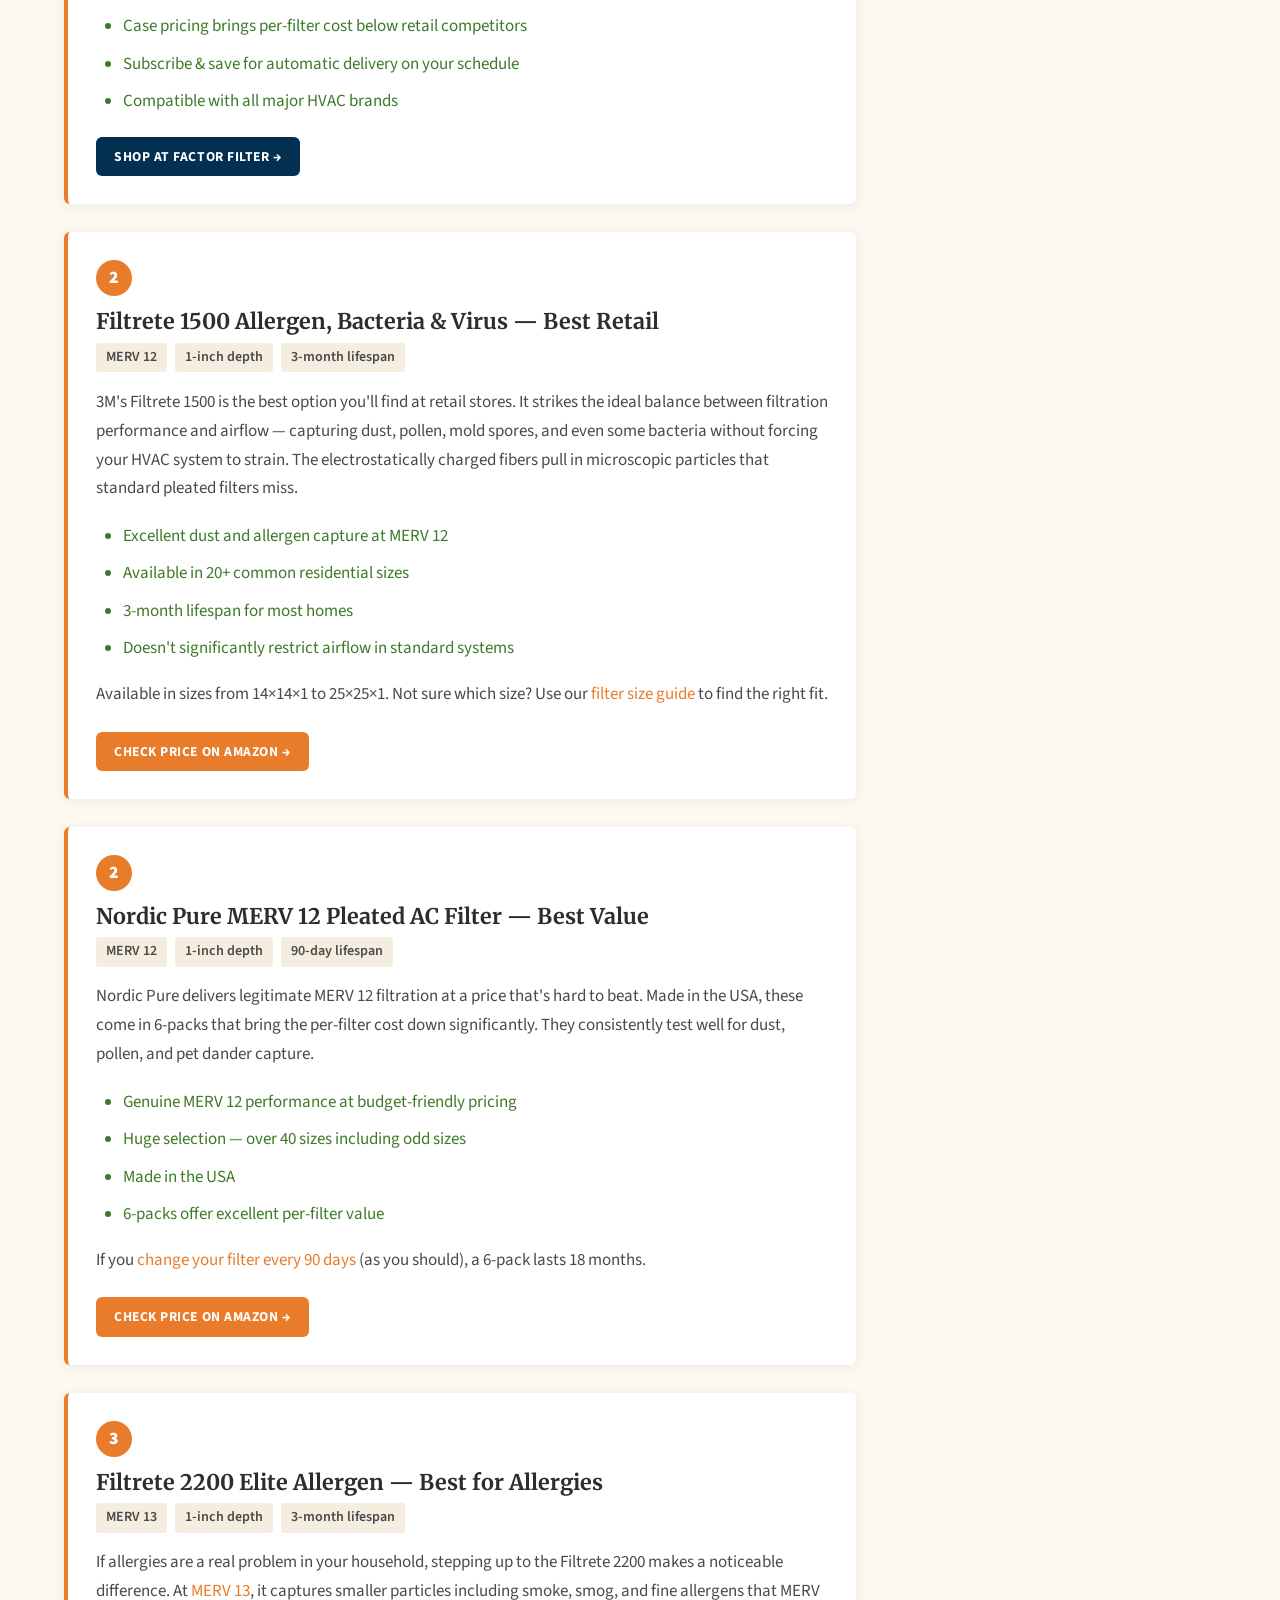
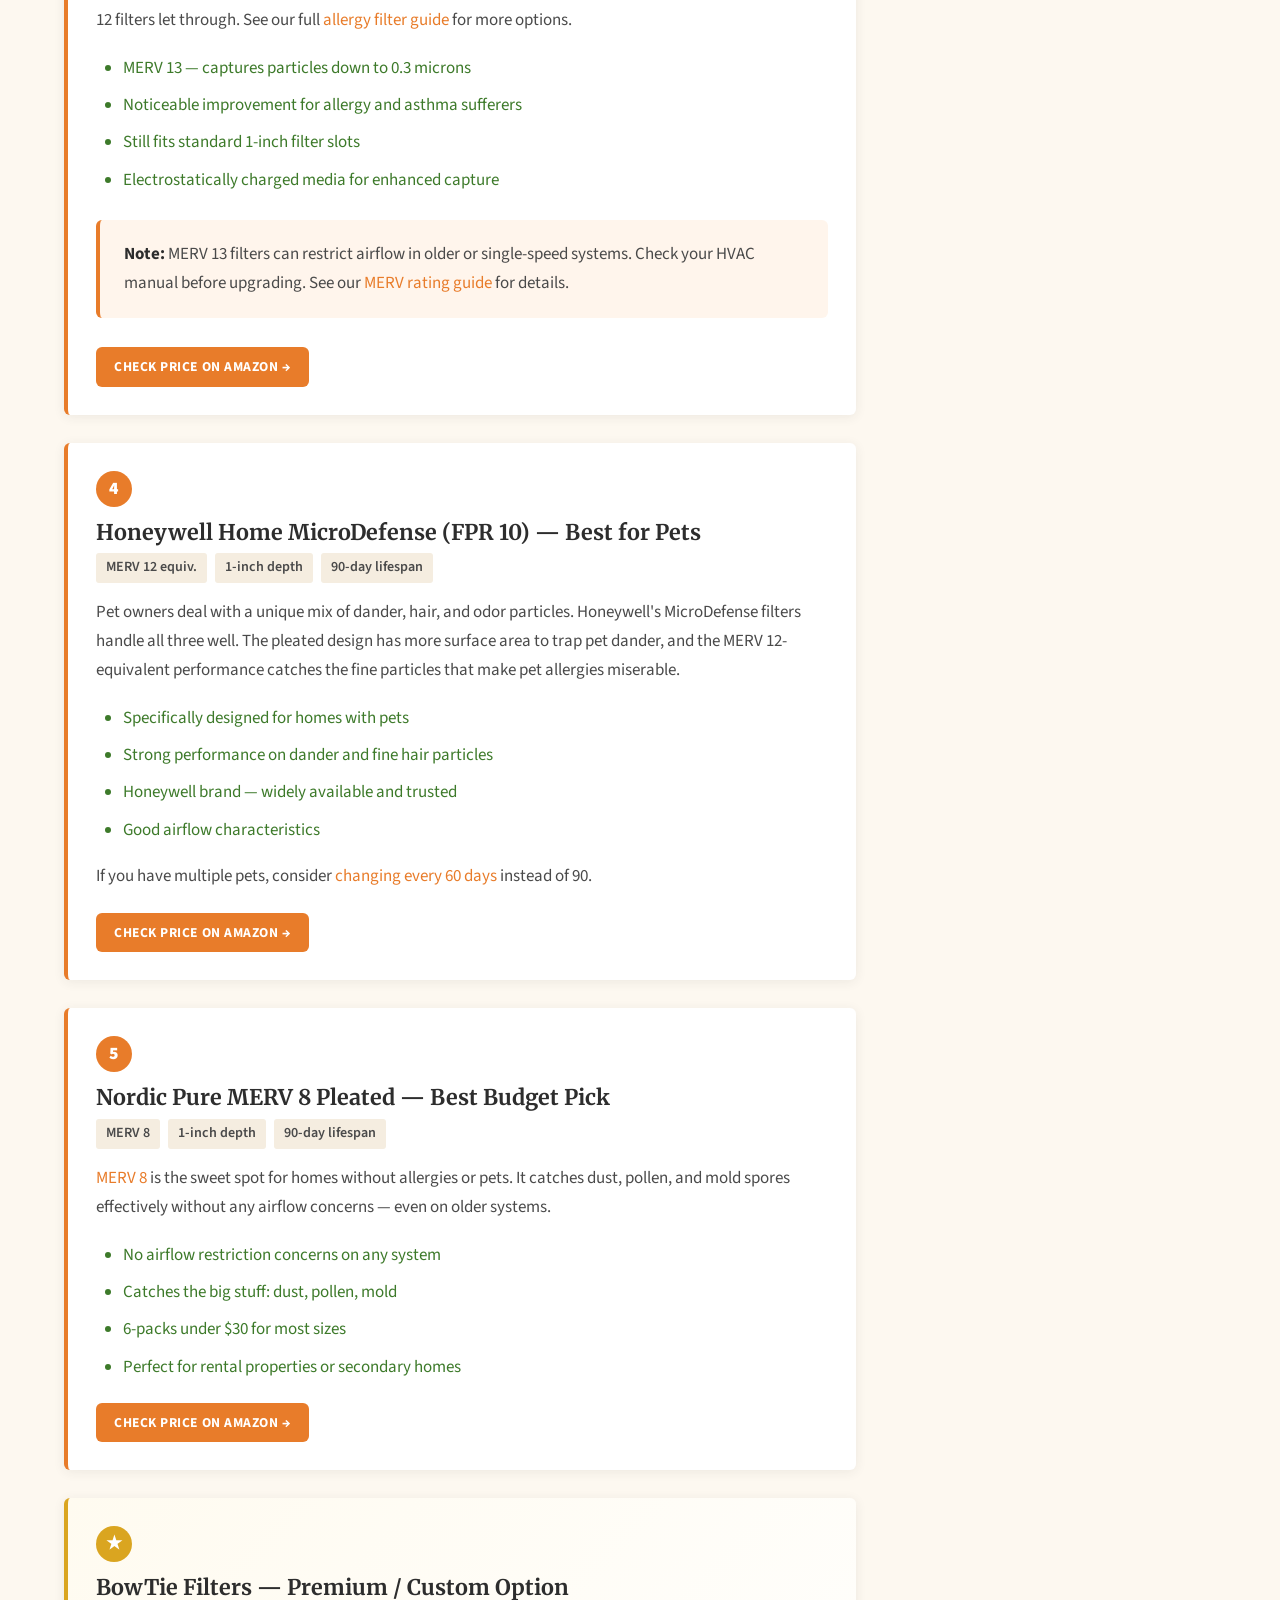
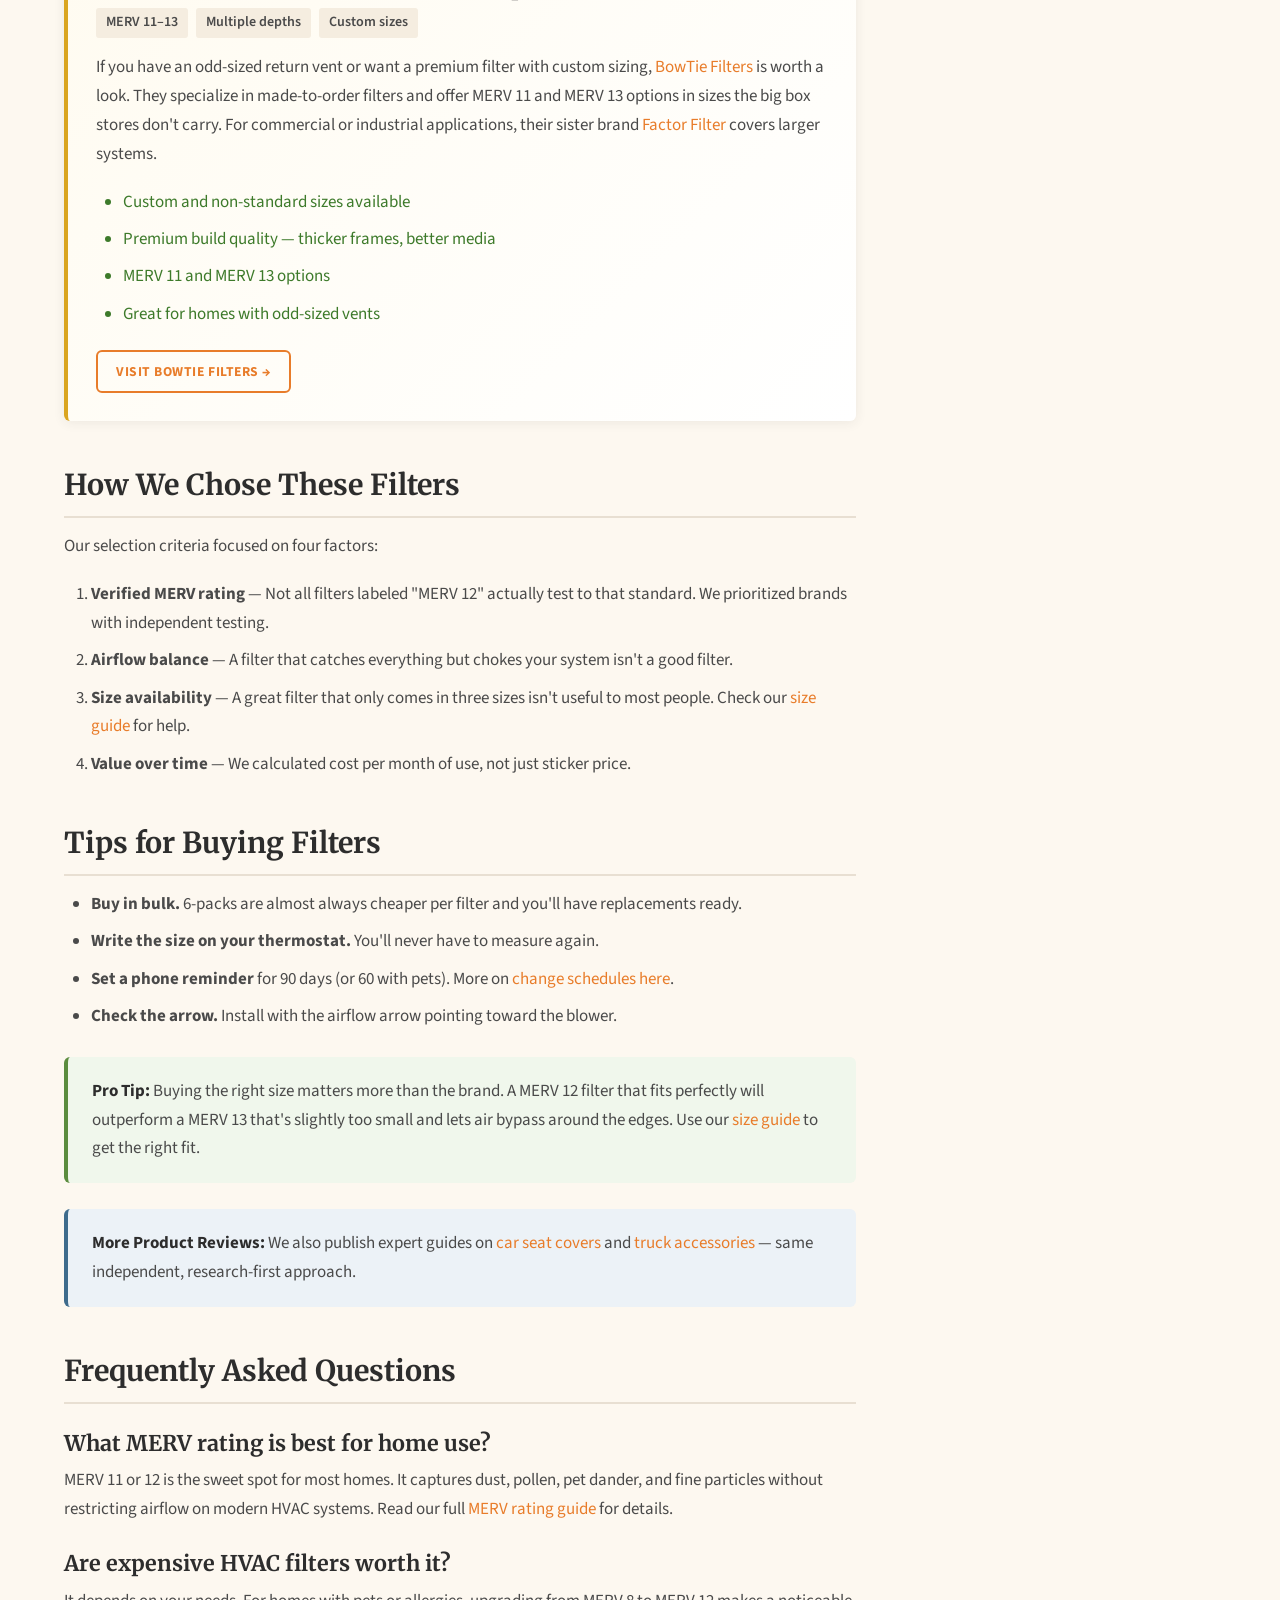
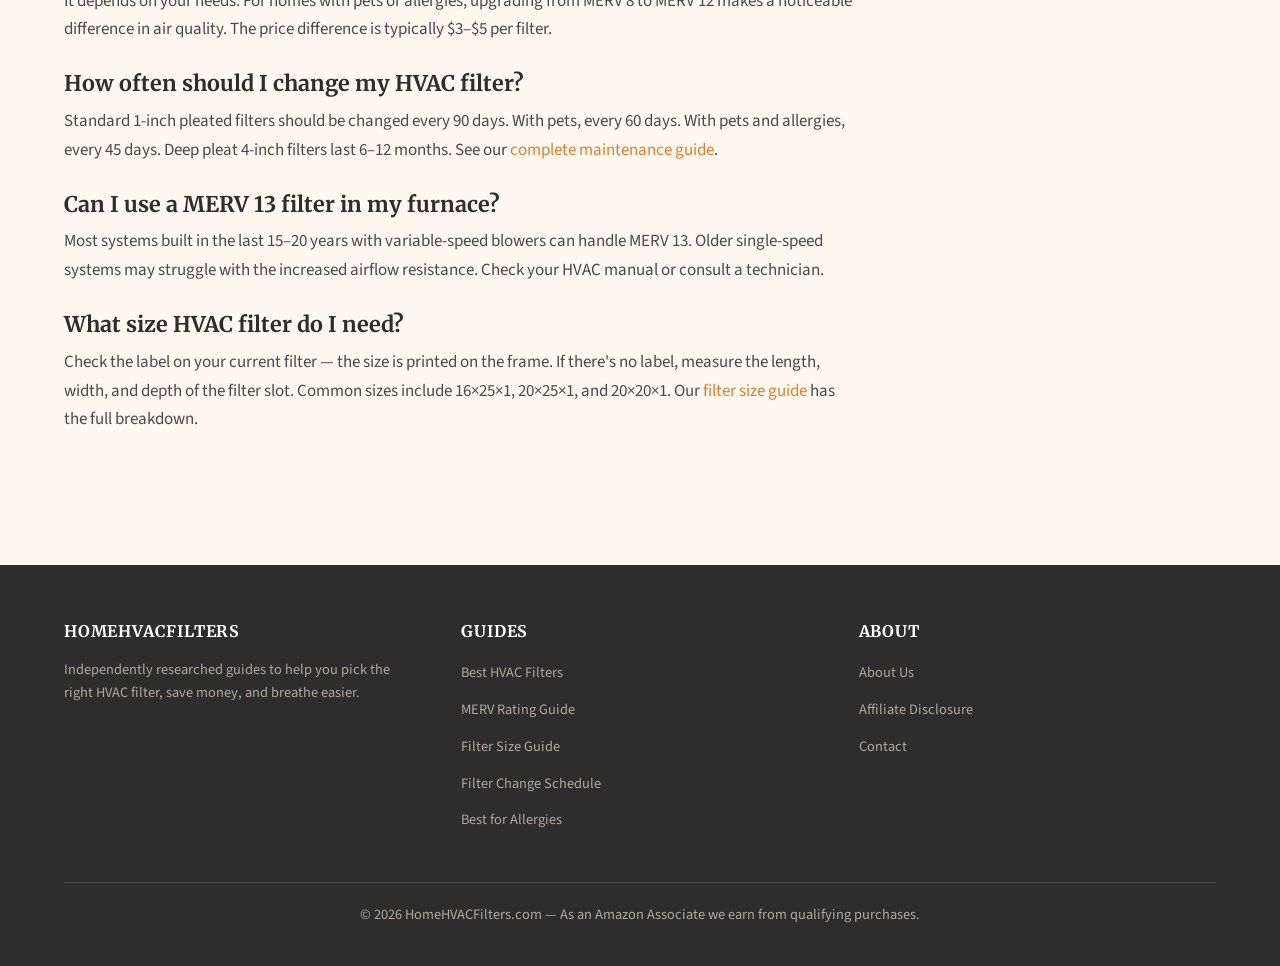
<file: best-hvac-filters.html>
<!DOCTYPE html>
<html lang="en">
<head>
  <meta charset="UTF-8">
  <meta name="viewport" content="width=device-width, initial-scale=1.0">
  <title>Best HVAC Filters 2026 — Top Picks by MERV</title>
  <meta name="description" content="Top-rated HVAC furnace filters for 2026 ranked by MERV rating. Factor Filter, Filtrete, Nordic Pure, Honeywell picks for allergies, pets, and budget.">
  <link rel="canonical" href="https://homehvacfilters.com/best-hvac-filters.html">
  <meta property="og:title" content="Best HVAC Filters 2026 — Top Picks by MERV Rating">
  <meta property="og:description" content="Top-rated HVAC furnace filters for 2026 ranked by MERV rating. Filtrete, Nordic Pure, Honeywell picks for allergies, pets, and budget.">
  <meta property="og:url" content="https://homehvacfilters.com/best-hvac-filters.html">
  <meta property="og:type" content="article">
  <meta property="og:image" content="https://homehvacfilters.com/images/og-best-filters.png">
  <meta property="og:site_name" content="HomeHVACFilters">
  <link rel="preconnect" href="https://fonts.googleapis.com">
  <link rel="preconnect" href="https://fonts.gstatic.com" crossorigin>
  <link href="https://fonts.googleapis.com/css2?family=Merriweather:wght@400;700;900&family=Source+Sans+Pro:wght@400;600;700&display=swap" rel="stylesheet">
  <link rel="stylesheet" href="css/style.css">
  <!-- BreadcrumbList -->
  <script type="application/ld+json">
  {
    "@context": "https://schema.org",
    "@type": "BreadcrumbList",
    "itemListElement": [
      { "@type": "ListItem", "position": 1, "name": "Home", "item": "https://homehvacfilters.com/" },
      { "@type": "ListItem", "position": 2, "name": "Best HVAC Filters", "item": "https://homehvacfilters.com/best-hvac-filters.html" }
    ]
  }
  </script>
  <!-- Article schema -->
  <script type="application/ld+json">
  {
    "@context": "https://schema.org",
    "@type": "Article",
    "headline": "Best HVAC Filters (2026) — Top Picks by MERV Rating",
    "description": "Top-rated HVAC furnace filters for 2026 ranked by MERV rating.",
    "datePublished": "2026-01-15",
    "dateModified": "2026-04-15",
    "author": { "@type": "Organization", "name": "HomeHVACFilters" },
    "publisher": { "@type": "Organization", "name": "HomeHVACFilters", "url": "https://homehvacfilters.com/" },
    "mainEntityOfPage": "https://homehvacfilters.com/best-hvac-filters.html"
  }
  </script>
  <!-- Product schema — Best Overall -->
  <script type="application/ld+json">
  {
    "@context": "https://schema.org",
    "@type": "Product",
    "name": "Filtrete 1500 Allergen, Bacteria & Virus Filter",
    "description": "3M Filtrete 1500 MERV 12 electrostatically charged furnace filter. Best overall pick for most homes.",
    "brand": { "@type": "Brand", "name": "Filtrete" },
    "review": {
      "@type": "Review",
      "author": { "@type": "Organization", "name": "HomeHVACFilters" },
      "reviewRating": { "@type": "Rating", "ratingValue": "4.8", "bestRating": "5" },
      "reviewBody": "Strikes the ideal balance between filtration performance and airflow."
    },
    "aggregateRating": { "@type": "AggregateRating", "ratingValue": "4.8", "reviewCount": "1" },
    "offers": { "@type": "Offer", "url": "https://www.amazon.com/dp/B01DFZ1HEG?tag=brazenprodu01-20", "priceCurrency": "USD", "availability": "https://schema.org/InStock" }
  }
  </script>
  <!-- FAQPage schema -->
  <script type="application/ld+json">
  {
    "@context": "https://schema.org",
    "@type": "FAQPage",
    "mainEntity": [
      {
        "@type": "Question",
        "name": "What MERV rating is best for home use?",
        "acceptedAnswer": { "@type": "Answer", "text": "MERV 11 or 12 is the sweet spot for most homes. It captures dust, pollen, pet dander, and fine particles without restricting airflow on modern HVAC systems." }
      },
      {
        "@type": "Question",
        "name": "Are expensive HVAC filters worth it?",
        "acceptedAnswer": { "@type": "Answer", "text": "It depends on your needs. For homes with pets or allergies, upgrading from MERV 8 to MERV 12 makes a noticeable difference in air quality. The price difference is typically $3–$5 per filter." }
      },
      {
        "@type": "Question",
        "name": "How often should I change my HVAC filter?",
        "acceptedAnswer": { "@type": "Answer", "text": "Standard 1-inch pleated filters should be changed every 90 days. With pets, every 60 days. With pets and allergies, every 45 days. Deep pleat 4-inch filters last 6–12 months." }
      },
      {
        "@type": "Question",
        "name": "Can I use a MERV 13 filter in my furnace?",
        "acceptedAnswer": { "@type": "Answer", "text": "Most systems built in the last 15–20 years with variable-speed blowers can handle MERV 13. Older single-speed systems may struggle with the increased airflow resistance. Check your HVAC manual or consult a technician." }
      },
      {
        "@type": "Question",
        "name": "What size HVAC filter do I need?",
        "acceptedAnswer": { "@type": "Answer", "text": "Check the label on your current filter — the size is printed on the frame. If there's no label, measure the length, width, and depth of the filter slot. Common sizes include 16x25x1, 20x25x1, and 20x20x1." }
      }
    ]
  }
  </script>
</head>
<body>

<nav class="nav" aria-label="Main navigation">
  <div class="container">
    <a href="/" class="nav-logo" aria-label="HomeHVACFilters homepage">Home<span>HVAC</span>Filters</a>
    <ul class="nav-links">
      <li><a href="best-hvac-filters.html" class="active">Best Filters</a></li>
      <li><a href="merv-rating-guide.html">MERV Guide</a></li>
      <li><a href="filter-size-guide.html">Size Guide</a></li>
      <li><a href="how-often-change-hvac-filter.html">Maintenance</a></li>
      <li><a href="about.html">About</a></li>
    </ul>
    <button class="nav-toggle" aria-label="Toggle menu" aria-expanded="false"><span></span><span></span><span></span></button>
  </div>
</nav>

<section class="page-hero">
  <div class="container">
    <div class="breadcrumb"><a href="/">Home</a> → Best Filters</div>
    <h1>Best HVAC Filters (2026) — Top Picks by MERV Rating</h1>
    <p class="page-meta">Last updated April 2026 · 12 min read</p>
  </div>
</section>

<nav class="sticky-jump-nav" aria-label="Jump to product">
  <a href="#best-overall" class="jump-pill">#1 Filtrete 1500 Allergen, B</a>
<a href="#best-value" class="jump-pill">#2 Nordic Pure MERV 12 Pleat</a>
<a href="#best-allergies" class="jump-pill">#3 Filtrete 2200 Elite Aller</a>
<a href="#best-pets" class="jump-pill">#4 Honeywell Home MicroDefen</a>
<a href="#budget-pick" class="jump-pill">#5 Nordic Pure MERV 8 Pleate</a>
</nav>


<div class="container">
  <div class="content-layout">
    <main class="main-content article-content">

      <div class="affiliate-notice">
        <strong>Affiliate Disclosure:</strong> This page contains Amazon affiliate links. We may earn a small commission at no extra cost to you. <a href="about.html#disclosure">Learn more</a>.
      </div>

      <p>Choosing the right HVAC filter isn't just about grabbing whatever's cheapest at the hardware store. The wrong filter can restrict airflow (costing you money), while the right one traps dust, allergens, and pet dander without making your system work overtime.</p>

      <p>We've researched and compared dozens of popular furnace filters across <a href="merv-rating-guide.html">MERV ratings</a>, <a href="filter-size-guide.html">sizes</a>, and price points. Here are our top picks for 2026.</p>

      <h2 id="quick-comparison">Quick Comparison</h2>

      <div style="overflow-x:auto;">
        <table class="comparison-table">
          <thead>
            <tr><th>Filter</th><th>MERV</th><th>Best For</th><th>Sizes</th><th>Price</th></tr>
          </thead>
          <tbody>
            <tr><td><strong><a href="https://factorfilters.com" target="_blank" rel="noopener">Factor Filter</a></strong></td><td>8, 11, 13</td><td>🏆 Best Overall</td><td>All standard</td><td>$$</td></tr>
            <tr><td><strong>Filtrete 1500</strong></td><td>12</td><td>Best Retail</td><td>20+</td><td>$$</td></tr>
            <tr><td><strong>Nordic Pure MERV 12</strong></td><td>12</td><td>Best Value</td><td>40+</td><td>$</td></tr>
            <tr><td><strong>Filtrete 2200</strong></td><td>13</td><td>Allergies</td><td>15+</td><td>$$$</td></tr>
            <tr><td><strong>Honeywell FPR 10</strong></td><td>12</td><td>Pets</td><td>10+</td><td>$$</td></tr>
            <tr><td><strong>Nordic Pure MERV 8</strong></td><td>8</td><td>Budget</td><td>40+</td><td>$</td></tr>
            <tr><td><strong>BowTie Filters</strong></td><td>11–13</td><td>Premium / Custom</td><td>Custom</td><td>$$$</td></tr>
          </tbody>
        </table>
      </div>

      <!-- #1 Best Overall -->
      <div class="product-card" id="best-overall">
        <div class="product-rank">1</div>
        <h3>Factor Filter — 🏆 Best Overall</h3>
        <div class="product-meta">
          <span>MERV 8, 11, 13</span><span>1", 2", 4", 5" depths</span><span>All standard sizes</span>
        </div>
        <p>Made in the USA with factory-direct pricing — no middleman markup. Factor Filter offers MERV 8, MERV 11, and MERV 13 in every standard residential size. Ships in cases (12-pack for 1"/2", 6-pack for 4", 5-pack for 5") which brings per-filter cost down to ~$7–$15 for 1-inch filters. Compatible replacement for Honeywell, Lennox, Carrier, Trane, and 30+ other brands. Subscribe &amp; save for automatic deliveries so you never forget a filter change.</p>
        <ul class="product-pros">
          <li>Made in the USA — factory-direct, no retail markup</li>
          <li>MERV 8, 11, and 13 available in every standard size</li>
          <li>Case pricing brings per-filter cost below retail competitors</li>
          <li>Subscribe &amp; save for automatic delivery on your schedule</li>
          <li>Compatible with all major HVAC brands</li>
        </ul>
        <a href="https://factorfilters.com" class="btn btn-primary btn-sm" style="background:#032f50;border-color:#032f50" target="_blank" rel="noopener">Shop at Factor Filter →</a>
      </div>

      <!-- #2 Best Retail -->
      <div class="product-card" id="best-retail">
        <div class="product-rank">2</div>
        <h3>Filtrete 1500 Allergen, Bacteria &amp; Virus — Best Retail</h3>
        <div class="product-meta">
          <span>MERV 12</span><span>1-inch depth</span><span>3-month lifespan</span>
        </div>
        <p>3M's Filtrete 1500 is the best option you'll find at retail stores. It strikes the ideal balance between filtration performance and airflow — capturing dust, pollen, mold spores, and even some bacteria without forcing your HVAC system to strain. The electrostatically charged fibers pull in microscopic particles that standard pleated filters miss.</p>
        <ul class="product-pros">
          <li>Excellent dust and allergen capture at MERV 12</li>
          <li>Available in 20+ common residential sizes</li>
          <li>3-month lifespan for most homes</li>
          <li>Doesn't significantly restrict airflow in standard systems</li>
        </ul>
        <p>Available in sizes from 14×14×1 to 25×25×1. Not sure which size? Use our <a href="filter-size-guide.html">filter size guide</a> to find the right fit.</p>
        <a href="https://www.amazon.com/dp/B01DFZ1HEG?tag=brazenprodu01-20" class="btn btn-primary btn-sm" rel="nofollow noopener sponsored" target="_blank">Check Price on Amazon →</a>
      </div>

      <!-- #2 Best Value -->
      <div class="product-card" id="best-value">
        <div class="product-rank">2</div>
        <h3>Nordic Pure MERV 12 Pleated AC Filter — Best Value</h3>
        <div class="product-meta">
          <span>MERV 12</span><span>1-inch depth</span><span>90-day lifespan</span>
        </div>
        <p>Nordic Pure delivers legitimate MERV 12 filtration at a price that's hard to beat. Made in the USA, these come in 6-packs that bring the per-filter cost down significantly. They consistently test well for dust, pollen, and pet dander capture.</p>
        <ul class="product-pros">
          <li>Genuine MERV 12 performance at budget-friendly pricing</li>
          <li>Huge selection — over 40 sizes including odd sizes</li>
          <li>Made in the USA</li>
          <li>6-packs offer excellent per-filter value</li>
        </ul>
        <p>If you <a href="how-often-change-hvac-filter.html">change your filter every 90 days</a> (as you should), a 6-pack lasts 18 months.</p>
        <a href="https://www.amazon.com/dp/B005ESBYA8?tag=brazenprodu01-20" class="btn btn-primary btn-sm" rel="nofollow noopener sponsored" target="_blank">Check Price on Amazon →</a>
      </div>

      <!-- #3 Best for Allergies -->
      <div class="product-card" id="best-allergies">
        <div class="product-rank">3</div>
        <h3>Filtrete 2200 Elite Allergen — Best for Allergies</h3>
        <div class="product-meta">
          <span>MERV 13</span><span>1-inch depth</span><span>3-month lifespan</span>
        </div>
        <p>If allergies are a real problem in your household, stepping up to the Filtrete 2200 makes a noticeable difference. At <a href="merv-rating-guide.html#merv-13-16">MERV 13</a>, it captures smaller particles including smoke, smog, and fine allergens that MERV 12 filters let through. See our full <a href="best-air-filters-allergies.html">allergy filter guide</a> for more options.</p>
        <ul class="product-pros">
          <li>MERV 13 — captures particles down to 0.3 microns</li>
          <li>Noticeable improvement for allergy and asthma sufferers</li>
          <li>Still fits standard 1-inch filter slots</li>
          <li>Electrostatically charged media for enhanced capture</li>
        </ul>
        <div class="info-box warning">
          <strong>Note:</strong> MERV 13 filters can restrict airflow in older or single-speed systems. Check your HVAC manual before upgrading. See our <a href="merv-rating-guide.html">MERV rating guide</a> for details.
        </div>
        <a href="https://www.amazon.com/dp/B00TUDHMMW?tag=brazenprodu01-20" class="btn btn-primary btn-sm" rel="nofollow noopener sponsored" target="_blank">Check Price on Amazon →</a>
      </div>

      <!-- #4 Best for Pets -->
      <div class="product-card" id="best-pets">
        <div class="product-rank">4</div>
        <h3>Honeywell Home MicroDefense (FPR 10) — Best for Pets</h3>
        <div class="product-meta">
          <span>MERV 12 equiv.</span><span>1-inch depth</span><span>90-day lifespan</span>
        </div>
        <p>Pet owners deal with a unique mix of dander, hair, and odor particles. Honeywell's MicroDefense filters handle all three well. The pleated design has more surface area to trap pet dander, and the MERV 12-equivalent performance catches the fine particles that make pet allergies miserable.</p>
        <ul class="product-pros">
          <li>Specifically designed for homes with pets</li>
          <li>Strong performance on dander and fine hair particles</li>
          <li>Honeywell brand — widely available and trusted</li>
          <li>Good airflow characteristics</li>
        </ul>
        <p>If you have multiple pets, consider <a href="how-often-change-hvac-filter.html#factors">changing every 60 days</a> instead of 90.</p>
        <a href="https://www.amazon.com/dp/B07VFBPNQW?tag=brazenprodu01-20" class="btn btn-primary btn-sm" rel="nofollow noopener sponsored" target="_blank">Check Price on Amazon →</a>
      </div>

      <!-- #5 Budget Pick -->
      <div class="product-card" id="budget-pick">
        <div class="product-rank">5</div>
        <h3>Nordic Pure MERV 8 Pleated — Best Budget Pick</h3>
        <div class="product-meta">
          <span>MERV 8</span><span>1-inch depth</span><span>90-day lifespan</span>
        </div>
        <p><a href="merv-rating-guide.html#merv-5-8">MERV 8</a> is the sweet spot for homes without allergies or pets. It catches dust, pollen, and mold spores effectively without any airflow concerns — even on older systems.</p>
        <ul class="product-pros">
          <li>No airflow restriction concerns on any system</li>
          <li>Catches the big stuff: dust, pollen, mold</li>
          <li>6-packs under $30 for most sizes</li>
          <li>Perfect for rental properties or secondary homes</li>
        </ul>
        <a href="https://www.amazon.com/dp/B004TVKLYU?tag=brazenprodu01-20" class="btn btn-primary btn-sm" rel="nofollow noopener sponsored" target="_blank">Check Price on Amazon →</a>
      </div>

      <!-- Premium Pick -->
      <div class="product-card premium-pick" id="premium-pick">
        <div class="product-rank">★</div>
        <h3>BowTie Filters — Premium / Custom Option</h3>
        <div class="product-meta">
          <span>MERV 11–13</span><span>Multiple depths</span><span>Custom sizes</span>
        </div>
        <p>If you have an odd-sized return vent or want a premium filter with custom sizing, <a href="https://bowtiefilters.com" target="_blank" rel="noopener">BowTie Filters</a> is worth a look. They specialize in made-to-order filters and offer MERV 11 and MERV 13 options in sizes the big box stores don't carry. For commercial or industrial applications, their sister brand <a href="https://factorfilters.com" target="_blank" rel="noopener">Factor Filter</a> covers larger systems.</p>
        <ul class="product-pros">
          <li>Custom and non-standard sizes available</li>
          <li>Premium build quality — thicker frames, better media</li>
          <li>MERV 11 and MERV 13 options</li>
          <li>Great for homes with odd-sized vents</li>
        </ul>
        <a href="https://bowtiefilters.com" class="btn btn-secondary btn-sm" target="_blank" rel="noopener">Visit BowTie Filters →</a>
      </div>

      <h2 id="how-we-chose">How We Chose These Filters</h2>
      <p>Our selection criteria focused on four factors:</p>
      <ol>
        <li><strong>Verified MERV rating</strong> — Not all filters labeled "MERV 12" actually test to that standard. We prioritized brands with independent testing.</li>
        <li><strong>Airflow balance</strong> — A filter that catches everything but chokes your system isn't a good filter.</li>
        <li><strong>Size availability</strong> — A great filter that only comes in three sizes isn't useful to most people. Check our <a href="filter-size-guide.html">size guide</a> for help.</li>
        <li><strong>Value over time</strong> — We calculated cost per month of use, not just sticker price.</li>
      </ol>

      <h2 id="buying-tips">Tips for Buying Filters</h2>
      <ul>
        <li><strong>Buy in bulk.</strong> 6-packs are almost always cheaper per filter and you'll have replacements ready.</li>
        <li><strong>Write the size on your thermostat.</strong> You'll never have to measure again.</li>
        <li><strong>Set a phone reminder</strong> for 90 days (or 60 with pets). More on <a href="how-often-change-hvac-filter.html">change schedules here</a>.</li>
        <li><strong>Check the arrow.</strong> Install with the airflow arrow pointing toward the blower.</li>
      </ul>

      <div class="info-box tip">
        <strong>Pro Tip:</strong> Buying the right size matters more than the brand. A MERV 12 filter that fits perfectly will outperform a MERV 13 that's slightly too small and lets air bypass around the edges. Use our <a href="filter-size-guide.html">size guide</a> to get the right fit.
      </div>

      <!-- Cross-site links -->
      <div class="info-box info">
        <strong>More Product Reviews:</strong> We also publish expert guides on <a href="https://bestseatcover.com" target="_blank" rel="noopener">car seat covers</a> and <a href="https://besttruckaccessories.com" target="_blank" rel="noopener">truck accessories</a> — same independent, research-first approach.
      </div>

      <h2 id="faqs">Frequently Asked Questions</h2>

      <h3>What MERV rating is best for home use?</h3>
      <p>MERV 11 or 12 is the sweet spot for most homes. It captures dust, pollen, pet dander, and fine particles without restricting airflow on modern HVAC systems. Read our full <a href="merv-rating-guide.html">MERV rating guide</a> for details.</p>

      <h3>Are expensive HVAC filters worth it?</h3>
      <p>It depends on your needs. For homes with pets or allergies, upgrading from MERV 8 to MERV 12 makes a noticeable difference in air quality. The price difference is typically $3–$5 per filter.</p>

      <h3>How often should I change my HVAC filter?</h3>
      <p>Standard 1-inch pleated filters should be changed every 90 days. With pets, every 60 days. With pets and allergies, every 45 days. Deep pleat 4-inch filters last 6–12 months. See our <a href="how-often-change-hvac-filter.html">complete maintenance guide</a>.</p>

      <h3>Can I use a MERV 13 filter in my furnace?</h3>
      <p>Most systems built in the last 15–20 years with variable-speed blowers can handle MERV 13. Older single-speed systems may struggle with the increased airflow resistance. Check your HVAC manual or consult a technician.</p>

      <h3>What size HVAC filter do I need?</h3>
      <p>Check the label on your current filter — the size is printed on the frame. If there's no label, measure the length, width, and depth of the filter slot. Common sizes include 16×25×1, 20×25×1, and 20×20×1. Our <a href="filter-size-guide.html">filter size guide</a> has the full breakdown.</p>

    </main>

    <aside class="sidebar">
      <div class="sidebar-block">
        <h4>Popular Guides</h4>
        <ul>
          <li><a href="merv-rating-guide.html">MERV Ratings Explained</a></li>
          <li><a href="filter-size-guide.html">Filter Size Guide</a></li>
          <li><a href="how-often-change-hvac-filter.html">When to Change Your Filter</a></li>
          <li><a href="best-air-filters-allergies.html">Best Filters for Allergies</a></li>
        </ul>
      </div>
      <div class="sidebar-cta">
        <h4>🔍 Not Sure What Size?</h4>
        <p>Check the label on your current filter or measure your vent opening.</p>
        <a href="filter-size-guide.html" class="btn btn-sm">Filter Size Guide</a>
      </div>
      <div class="sidebar-block sidebar-newsletter">
        <h4>Stay Updated</h4>
        <p>Get filter change reminders and new guide alerts.</p>
        <input type="email" class="email-input" placeholder="your@email.com" aria-label="Email address for newsletter signup">
        <button class="btn btn-primary btn-sm btn-block">Subscribe</button>
      </div>
    </aside>
  </div>
</div>

<footer class="footer">
  <div class="container">
    <div class="footer-grid">
      <div>
        <h4>HomeHVACFilters</h4>
        <p>Independently researched guides to help you pick the right HVAC filter, save money, and breathe easier.</p>
      </div>
      <div>
        <h4>Guides</h4>
        <ul>
          <li><a href="best-hvac-filters.html">Best HVAC Filters</a></li>
          <li><a href="merv-rating-guide.html">MERV Rating Guide</a></li>
          <li><a href="filter-size-guide.html">Filter Size Guide</a></li>
          <li><a href="how-often-change-hvac-filter.html">Filter Change Schedule</a></li>
          <li><a href="best-air-filters-allergies.html">Best for Allergies</a></li>
        </ul>
      </div>
      <div>
        <h4>About</h4>
        <ul>
          <li><a href="about.html">About Us</a></li>
          <li><a href="about.html#disclosure">Affiliate Disclosure</a></li>
          <li><a href="about.html#contact">Contact</a></li>
        </ul>
      </div>
    </div>
    <div class="footer-bottom">
      <p>&copy; <span data-year></span> HomeHVACFilters.com — As an Amazon Associate we earn from qualifying purchases.</p>
    </div>
  </div>
</footer>

<script src="js/main.js" defer></script>
</body>
</html>
</file>
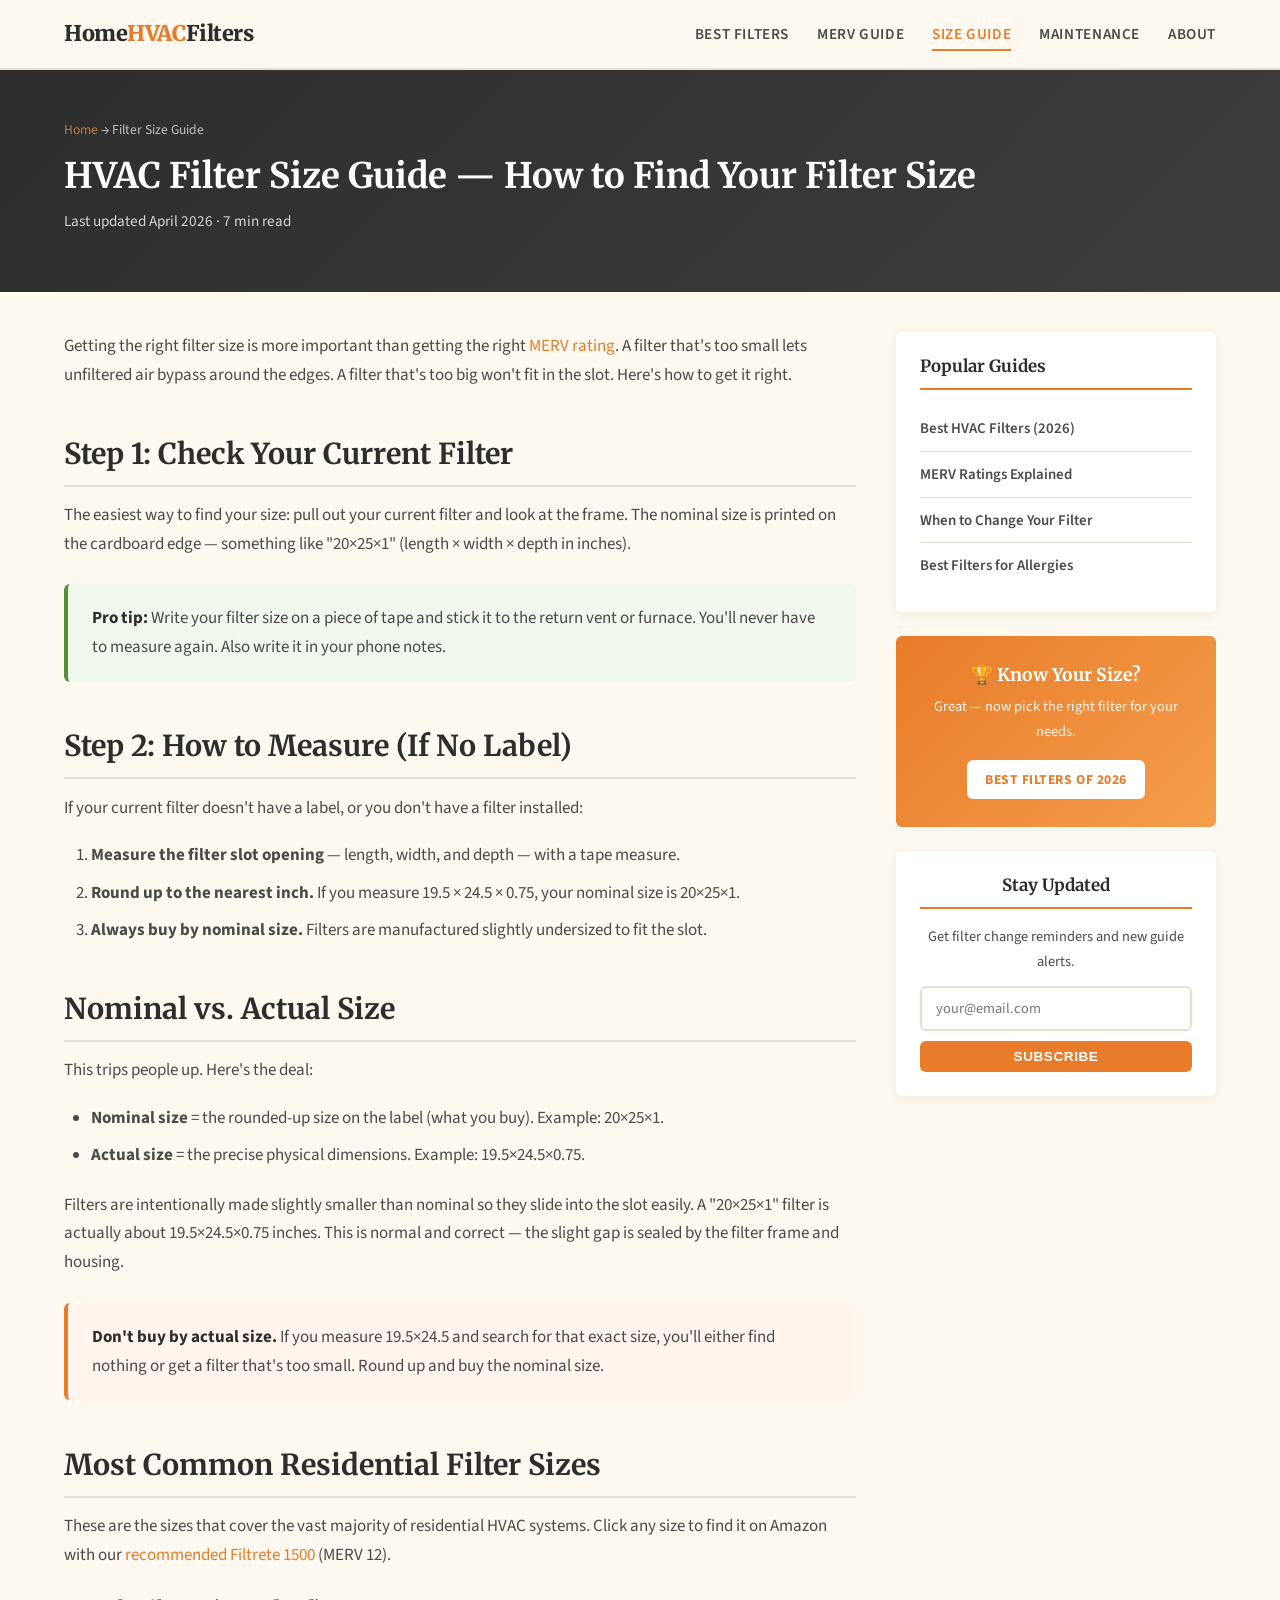
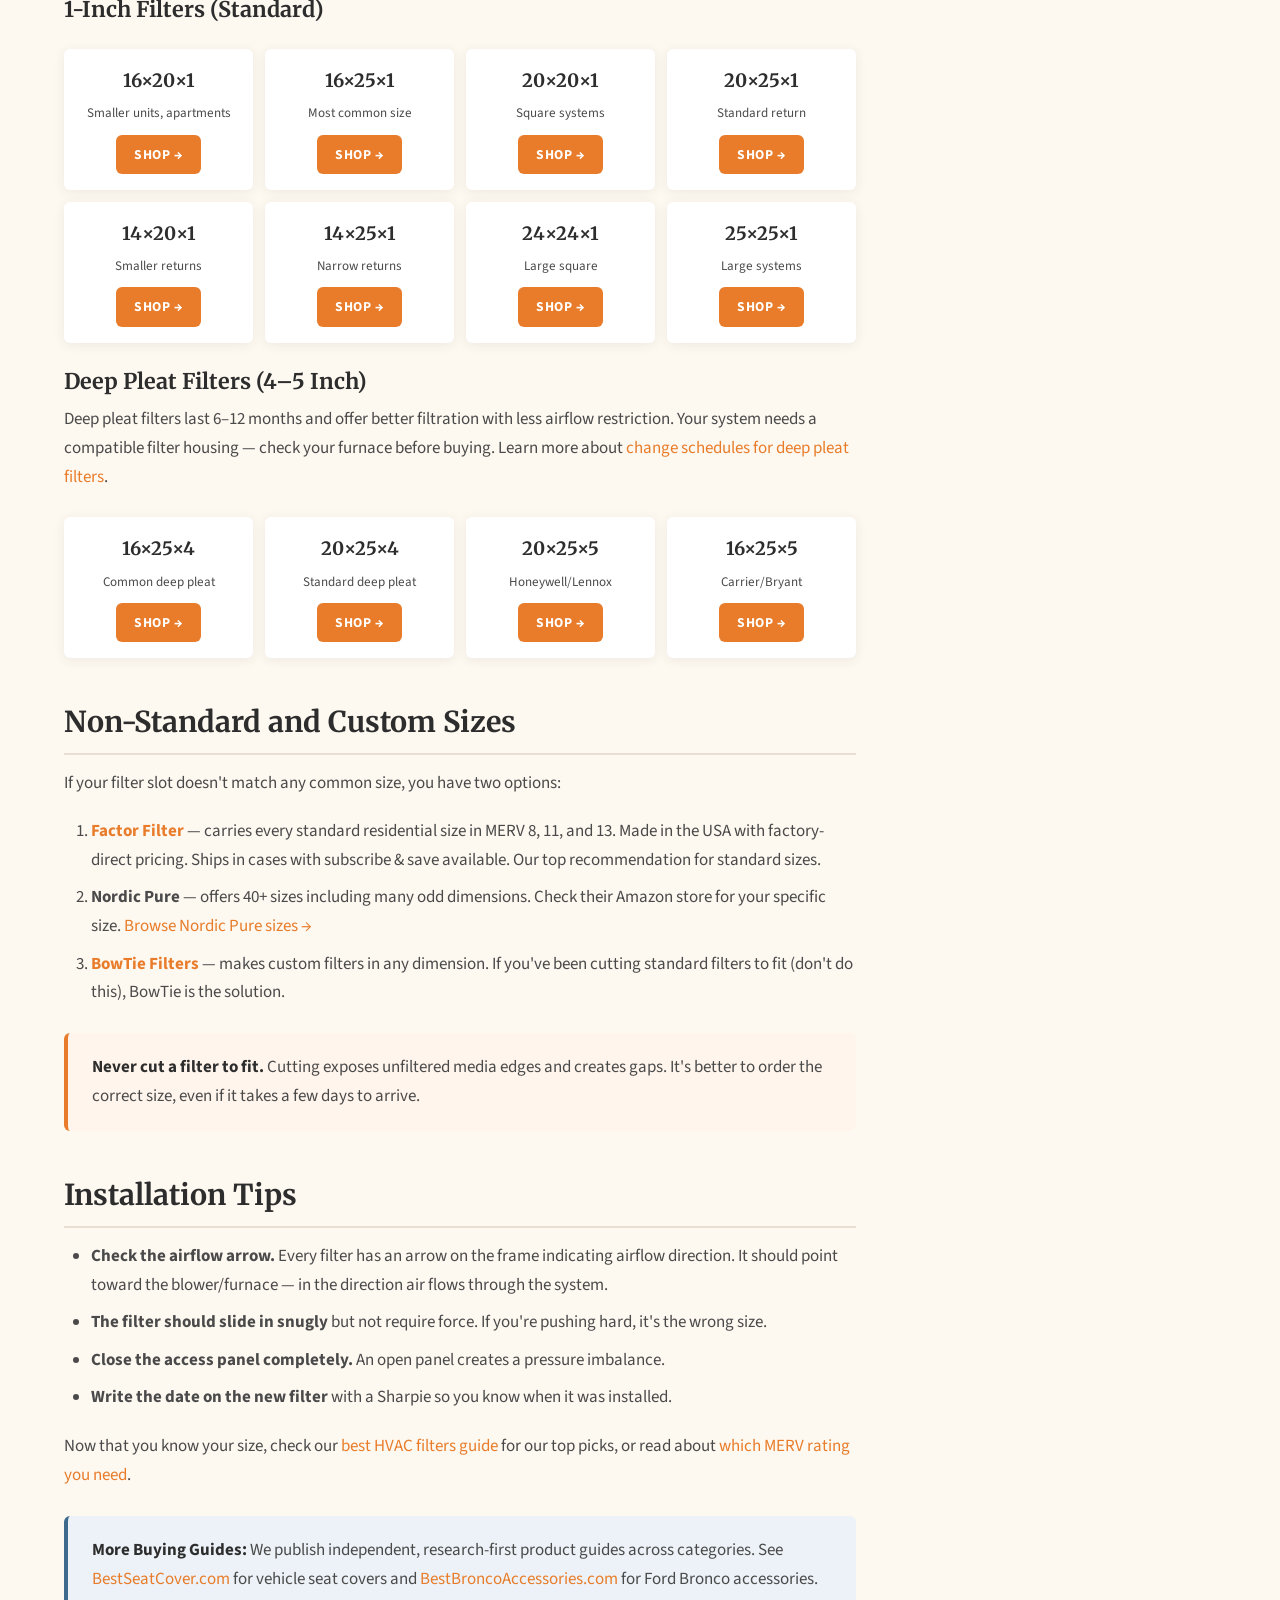
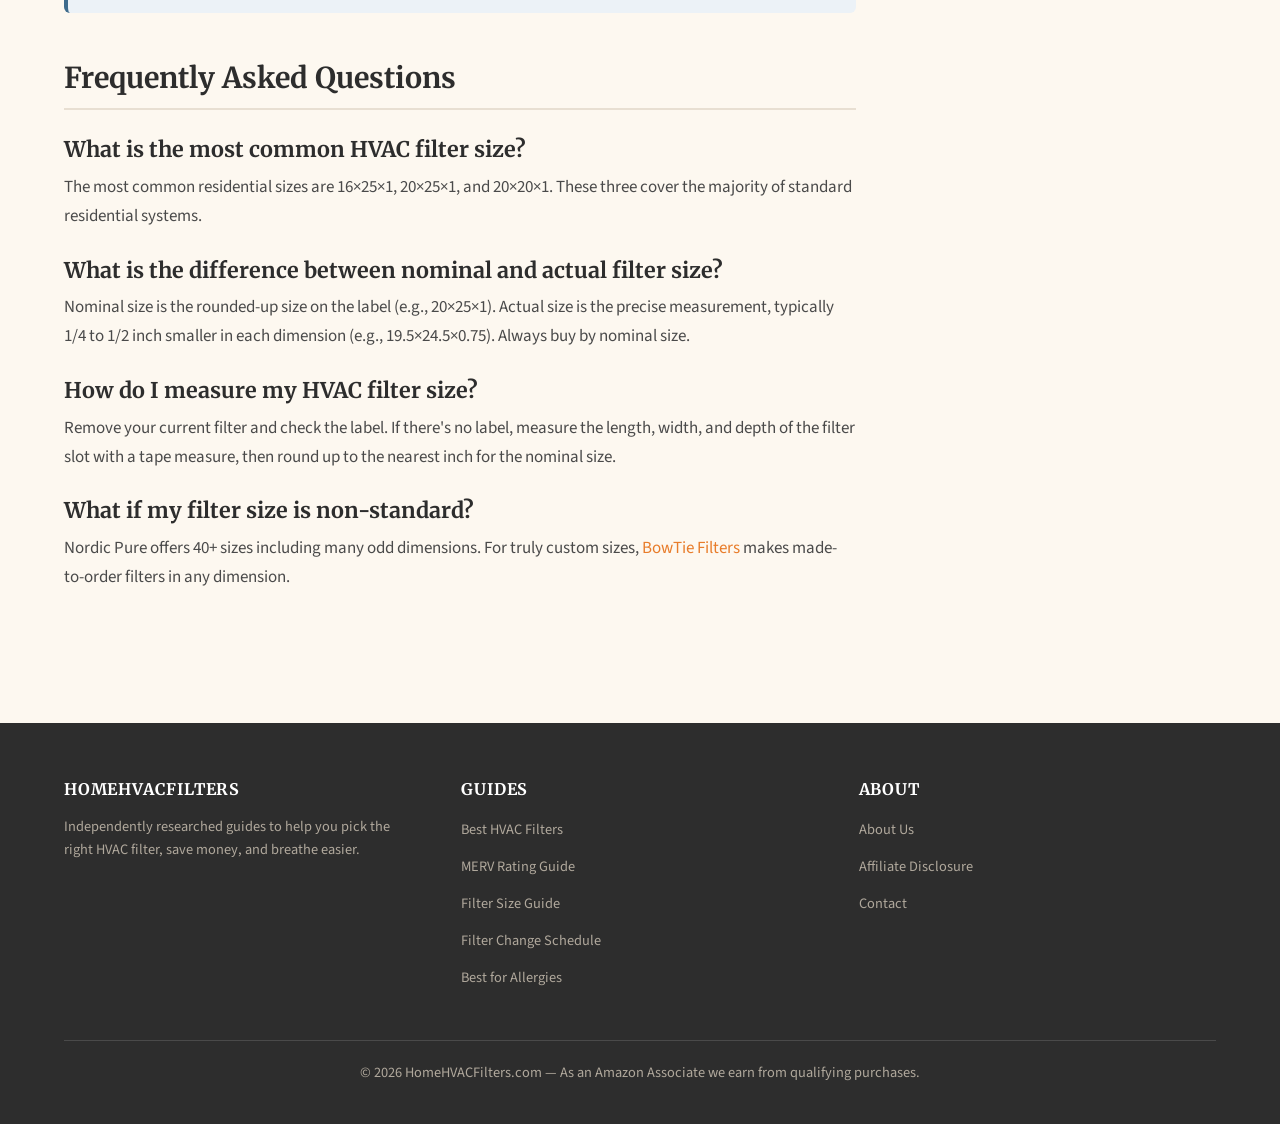
<file: filter-size-guide.html>
<!DOCTYPE html>
<html lang="en">
<head>
  <meta charset="UTF-8">
  <meta name="viewport" content="width=device-width, initial-scale=1.0">
  <title>HVAC Filter Size Guide — Find Your Filter Size</title>
  <meta name="description" content="How to find your HVAC filter size. Nominal vs actual sizing explained, how to measure, and common residential filter sizes. Factor Filter carries every standard size.">
  <link rel="canonical" href="https://homehvacfilters.com/filter-size-guide.html">
  <meta property="og:title" content="HVAC Filter Size Guide — How to Find Your Filter Size">
  <meta property="og:description" content="How to find your HVAC filter size. Nominal vs actual sizing, how to measure, and common sizes with links.">
  <meta property="og:url" content="https://homehvacfilters.com/filter-size-guide.html">
  <meta property="og:type" content="article">
  <meta property="og:image" content="https://homehvacfilters.com/images/og-size-guide.png">
  <meta property="og:site_name" content="HomeHVACFilters">
  <link rel="preconnect" href="https://fonts.googleapis.com">
  <link rel="preconnect" href="https://fonts.gstatic.com" crossorigin>
  <link href="https://fonts.googleapis.com/css2?family=Merriweather:wght@400;700;900&family=Source+Sans+Pro:wght@400;600;700&display=swap" rel="stylesheet">
  <link rel="stylesheet" href="css/style.css">
  <script type="application/ld+json">
  {
    "@context": "https://schema.org",
    "@type": "BreadcrumbList",
    "itemListElement": [
      { "@type": "ListItem", "position": 1, "name": "Home", "item": "https://homehvacfilters.com/" },
      { "@type": "ListItem", "position": 2, "name": "Filter Size Guide", "item": "https://homehvacfilters.com/filter-size-guide.html" }
    ]
  }
  </script>
  <script type="application/ld+json">
  {
    "@context": "https://schema.org",
    "@type": "Article",
    "headline": "HVAC Filter Size Guide — How to Find Your Filter Size",
    "description": "How to find your HVAC filter size. Nominal vs actual sizing, how to measure, and common residential filter sizes.",
    "datePublished": "2026-01-15",
    "dateModified": "2026-04-15",
    "author": { "@type": "Organization", "name": "HomeHVACFilters" },
    "publisher": { "@type": "Organization", "name": "HomeHVACFilters", "url": "https://homehvacfilters.com/" },
    "mainEntityOfPage": "https://homehvacfilters.com/filter-size-guide.html"
  }
  </script>
  <script type="application/ld+json">
  {
    "@context": "https://schema.org",
    "@type": "FAQPage",
    "mainEntity": [
      {
        "@type": "Question",
        "name": "What is the most common HVAC filter size?",
        "acceptedAnswer": { "@type": "Answer", "text": "The most common residential HVAC filter sizes are 16x25x1, 20x25x1, and 20x20x1. These three sizes cover the majority of standard residential systems." }
      },
      {
        "@type": "Question",
        "name": "What is the difference between nominal and actual filter size?",
        "acceptedAnswer": { "@type": "Answer", "text": "Nominal size is the rounded-up size printed on the filter label (e.g., 20x25x1). Actual size is the precise measurement, which is typically 1/4 to 1/2 inch smaller in each dimension (e.g., 19.5x24.5x0.75). Always buy by nominal size." }
      },
      {
        "@type": "Question",
        "name": "How do I measure my HVAC filter size?",
        "acceptedAnswer": { "@type": "Answer", "text": "Remove your current filter and check the label — the size is printed on the frame. If there's no label, measure the length, width, and depth of the filter slot with a tape measure, then round up to the nearest inch for the nominal size." }
      },
      {
        "@type": "Question",
        "name": "What if my filter size is non-standard?",
        "acceptedAnswer": { "@type": "Answer", "text": "Some homes have non-standard filter sizes. Nordic Pure offers 40+ sizes including many odd dimensions. For truly custom sizes, BowTie Filters makes made-to-order filters in any dimension." }
      }
    ]
  }
  </script>
</head>
<body>

<nav class="nav" aria-label="Main navigation">
  <div class="container">
    <a href="/" class="nav-logo" aria-label="HomeHVACFilters homepage">Home<span>HVAC</span>Filters</a>
    <ul class="nav-links">
      <li><a href="best-hvac-filters.html">Best Filters</a></li>
      <li><a href="merv-rating-guide.html">MERV Guide</a></li>
      <li><a href="filter-size-guide.html" class="active">Size Guide</a></li>
      <li><a href="how-often-change-hvac-filter.html">Maintenance</a></li>
      <li><a href="about.html">About</a></li>
    </ul>
    <button class="nav-toggle" aria-label="Toggle menu" aria-expanded="false"><span></span><span></span><span></span></button>
  </div>
</nav>

<section class="page-hero">
  <div class="container">
    <div class="breadcrumb"><a href="/">Home</a> → Filter Size Guide</div>
    <h1>HVAC Filter Size Guide — How to Find Your Filter Size</h1>
    <p class="page-meta">Last updated April 2026 · 7 min read</p>
  </div>
</section>

<div class="container">
  <div class="content-layout">
    <main class="main-content article-content">

      <p>Getting the right filter size is more important than getting the right <a href="merv-rating-guide.html">MERV rating</a>. A filter that's too small lets unfiltered air bypass around the edges. A filter that's too big won't fit in the slot. Here's how to get it right.</p>

      <h2 id="find-your-size">Step 1: Check Your Current Filter</h2>
      <p>The easiest way to find your size: pull out your current filter and look at the frame. The nominal size is printed on the cardboard edge — something like "20×25×1" (length × width × depth in inches).</p>

      <div class="info-box tip">
        <strong>Pro tip:</strong> Write your filter size on a piece of tape and stick it to the return vent or furnace. You'll never have to measure again. Also write it in your phone notes.
      </div>

      <h2 id="how-to-measure">Step 2: How to Measure (If No Label)</h2>
      <p>If your current filter doesn't have a label, or you don't have a filter installed:</p>
      <ol>
        <li><strong>Measure the filter slot opening</strong> — length, width, and depth — with a tape measure.</li>
        <li><strong>Round up to the nearest inch.</strong> If you measure 19.5 × 24.5 × 0.75, your nominal size is 20×25×1.</li>
        <li><strong>Always buy by nominal size.</strong> Filters are manufactured slightly undersized to fit the slot.</li>
      </ol>

      <h2 id="nominal-vs-actual">Nominal vs. Actual Size</h2>
      <p>This trips people up. Here's the deal:</p>
      <ul>
        <li><strong>Nominal size</strong> = the rounded-up size on the label (what you buy). Example: 20×25×1.</li>
        <li><strong>Actual size</strong> = the precise physical dimensions. Example: 19.5×24.5×0.75.</li>
      </ul>
      <p>Filters are intentionally made slightly smaller than nominal so they slide into the slot easily. A "20×25×1" filter is actually about 19.5×24.5×0.75 inches. This is normal and correct — the slight gap is sealed by the filter frame and housing.</p>

      <div class="info-box warning">
        <strong>Don't buy by actual size.</strong> If you measure 19.5×24.5 and search for that exact size, you'll either find nothing or get a filter that's too small. Round up and buy the nominal size.
      </div>

      <h2 id="common-sizes">Most Common Residential Filter Sizes</h2>

      <p>These are the sizes that cover the vast majority of residential HVAC systems. Click any size to find it on Amazon with our <a href="best-hvac-filters.html#best-overall">recommended Filtrete 1500</a> (MERV 12).</p>

      <h3>1-Inch Filters (Standard)</h3>
      <div class="size-grid">
        <div class="size-item">
          <div class="size-label">16×20×1</div>
          <div class="size-desc">Smaller units, apartments</div>
          <a href="https://www.amazon.com/dp/B01DFZ1HEG?tag=brazenprodu01-20" class="btn btn-primary btn-sm" rel="nofollow noopener sponsored" target="_blank">Shop →</a>
        </div>
        <div class="size-item">
          <div class="size-label">16×25×1</div>
          <div class="size-desc">Most common size</div>
          <a href="https://www.amazon.com/dp/B00TUDHKZS?tag=brazenprodu01-20" class="btn btn-primary btn-sm" rel="nofollow noopener sponsored" target="_blank">Shop →</a>
        </div>
        <div class="size-item">
          <div class="size-label">20×20×1</div>
          <div class="size-desc">Square systems</div>
          <a href="https://www.amazon.com/dp/B01DFZ1HEG?tag=brazenprodu01-20" class="btn btn-primary btn-sm" rel="nofollow noopener sponsored" target="_blank">Shop →</a>
        </div>
        <div class="size-item">
          <div class="size-label">20×25×1</div>
          <div class="size-desc">Standard return</div>
          <a href="https://www.amazon.com/dp/B00TUDHMMW?tag=brazenprodu01-20" class="btn btn-primary btn-sm" rel="nofollow noopener sponsored" target="_blank">Shop →</a>
        </div>
        <div class="size-item">
          <div class="size-label">14×20×1</div>
          <div class="size-desc">Smaller returns</div>
          <a href="https://www.amazon.com/dp/B005ESBYA8?tag=brazenprodu01-20" class="btn btn-primary btn-sm" rel="nofollow noopener sponsored" target="_blank">Shop →</a>
        </div>
        <div class="size-item">
          <div class="size-label">14×25×1</div>
          <div class="size-desc">Narrow returns</div>
          <a href="https://www.amazon.com/dp/B005ESBYA8?tag=brazenprodu01-20" class="btn btn-primary btn-sm" rel="nofollow noopener sponsored" target="_blank">Shop →</a>
        </div>
        <div class="size-item">
          <div class="size-label">24×24×1</div>
          <div class="size-desc">Large square</div>
          <a href="https://www.amazon.com/dp/B005ESBYA8?tag=brazenprodu01-20" class="btn btn-primary btn-sm" rel="nofollow noopener sponsored" target="_blank">Shop →</a>
        </div>
        <div class="size-item">
          <div class="size-label">25×25×1</div>
          <div class="size-desc">Large systems</div>
          <a href="https://www.amazon.com/dp/B005ESBYA8?tag=brazenprodu01-20" class="btn btn-primary btn-sm" rel="nofollow noopener sponsored" target="_blank">Shop →</a>
        </div>
      </div>

      <h3>Deep Pleat Filters (4–5 Inch)</h3>
      <p>Deep pleat filters last 6–12 months and offer better filtration with less airflow restriction. Your system needs a compatible filter housing — check your furnace before buying. Learn more about <a href="how-often-change-hvac-filter.html#recommendations">change schedules for deep pleat filters</a>.</p>

      <div class="size-grid">
        <div class="size-item">
          <div class="size-label">16×25×4</div>
          <div class="size-desc">Common deep pleat</div>
          <a href="https://www.amazon.com/dp/B00FFSM9TY?tag=brazenprodu01-20" class="btn btn-primary btn-sm" rel="nofollow noopener sponsored" target="_blank">Shop →</a>
        </div>
        <div class="size-item">
          <div class="size-label">20×25×4</div>
          <div class="size-desc">Standard deep pleat</div>
          <a href="https://www.amazon.com/dp/B00FFSM9TY?tag=brazenprodu01-20" class="btn btn-primary btn-sm" rel="nofollow noopener sponsored" target="_blank">Shop →</a>
        </div>
        <div class="size-item">
          <div class="size-label">20×25×5</div>
          <div class="size-desc">Honeywell/Lennox</div>
          <a href="https://www.amazon.com/dp/B008LQBHG6?tag=brazenprodu01-20" class="btn btn-primary btn-sm" rel="nofollow noopener sponsored" target="_blank">Shop →</a>
        </div>
        <div class="size-item">
          <div class="size-label">16×25×5</div>
          <div class="size-desc">Carrier/Bryant</div>
          <a href="https://www.amazon.com/dp/B008LQBHG6?tag=brazenprodu01-20" class="btn btn-primary btn-sm" rel="nofollow noopener sponsored" target="_blank">Shop →</a>
        </div>
      </div>

      <h2 id="non-standard">Non-Standard and Custom Sizes</h2>
      <p>If your filter slot doesn't match any common size, you have two options:</p>
      <ol>
        <li><strong><a href="https://factorfilters.com" target="_blank" rel="noopener">Factor Filter</a></strong> — carries every standard residential size in MERV 8, 11, and 13. Made in the USA with factory-direct pricing. Ships in cases with subscribe &amp; save available. Our top recommendation for standard sizes.</li>
        <li><strong>Nordic Pure</strong> — offers 40+ sizes including many odd dimensions. Check their Amazon store for your specific size. <a href="https://www.amazon.com/dp/B005ESBYA8?tag=brazenprodu01-20" rel="nofollow noopener sponsored" target="_blank">Browse Nordic Pure sizes →</a></li>
        <li><strong><a href="https://bowtiefilters.com" target="_blank" rel="noopener">BowTie Filters</a></strong> — makes custom filters in any dimension. If you've been cutting standard filters to fit (don't do this), BowTie is the solution.</li>
      </ol>

      <div class="info-box warning">
        <strong>Never cut a filter to fit.</strong> Cutting exposes unfiltered media edges and creates gaps. It's better to order the correct size, even if it takes a few days to arrive.
      </div>

      <h2 id="installation">Installation Tips</h2>
      <ul>
        <li><strong>Check the airflow arrow.</strong> Every filter has an arrow on the frame indicating airflow direction. It should point toward the blower/furnace — in the direction air flows through the system.</li>
        <li><strong>The filter should slide in snugly</strong> but not require force. If you're pushing hard, it's the wrong size.</li>
        <li><strong>Close the access panel completely.</strong> An open panel creates a pressure imbalance.</li>
        <li><strong>Write the date on the new filter</strong> with a Sharpie so you know when it was installed.</li>
      </ul>

      <p>Now that you know your size, check our <a href="best-hvac-filters.html">best HVAC filters guide</a> for our top picks, or read about <a href="merv-rating-guide.html">which MERV rating you need</a>.</p>

      <!-- Cross-site links -->
      <div class="info-box info">
        <strong>More Buying Guides:</strong> We publish independent, research-first product guides across categories. See <a href="https://bestseatcover.com" target="_blank" rel="noopener">BestSeatCover.com</a> for vehicle seat covers and <a href="https://bestbroncoaccessories.com" target="_blank" rel="noopener">BestBroncoAccessories.com</a> for Ford Bronco accessories.
      </div>

      <h2 id="faqs">Frequently Asked Questions</h2>

      <h3>What is the most common HVAC filter size?</h3>
      <p>The most common residential sizes are 16×25×1, 20×25×1, and 20×20×1. These three cover the majority of standard residential systems.</p>

      <h3>What is the difference between nominal and actual filter size?</h3>
      <p>Nominal size is the rounded-up size on the label (e.g., 20×25×1). Actual size is the precise measurement, typically 1/4 to 1/2 inch smaller in each dimension (e.g., 19.5×24.5×0.75). Always buy by nominal size.</p>

      <h3>How do I measure my HVAC filter size?</h3>
      <p>Remove your current filter and check the label. If there's no label, measure the length, width, and depth of the filter slot with a tape measure, then round up to the nearest inch for the nominal size.</p>

      <h3>What if my filter size is non-standard?</h3>
      <p>Nordic Pure offers 40+ sizes including many odd dimensions. For truly custom sizes, <a href="https://bowtiefilters.com" target="_blank" rel="noopener">BowTie Filters</a> makes made-to-order filters in any dimension.</p>

    </main>

    <aside class="sidebar">
      <div class="sidebar-block">
        <h4>Popular Guides</h4>
        <ul>
          <li><a href="best-hvac-filters.html">Best HVAC Filters (2026)</a></li>
          <li><a href="merv-rating-guide.html">MERV Ratings Explained</a></li>
          <li><a href="how-often-change-hvac-filter.html">When to Change Your Filter</a></li>
          <li><a href="best-air-filters-allergies.html">Best Filters for Allergies</a></li>
        </ul>
      </div>
      <div class="sidebar-cta">
        <h4>🏆 Know Your Size?</h4>
        <p>Great — now pick the right filter for your needs.</p>
        <a href="best-hvac-filters.html" class="btn btn-sm">Best Filters of 2026</a>
      </div>
      <div class="sidebar-block sidebar-newsletter">
        <h4>Stay Updated</h4>
        <p>Get filter change reminders and new guide alerts.</p>
        <input type="email" class="email-input" placeholder="your@email.com" aria-label="Email address for newsletter signup">
        <button class="btn btn-primary btn-sm btn-block">Subscribe</button>
      </div>
    </aside>
  </div>
</div>

<footer class="footer">
  <div class="container">
    <div class="footer-grid">
      <div>
        <h4>HomeHVACFilters</h4>
        <p>Independently researched guides to help you pick the right HVAC filter, save money, and breathe easier.</p>
      </div>
      <div>
        <h4>Guides</h4>
        <ul>
          <li><a href="best-hvac-filters.html">Best HVAC Filters</a></li>
          <li><a href="merv-rating-guide.html">MERV Rating Guide</a></li>
          <li><a href="filter-size-guide.html">Filter Size Guide</a></li>
          <li><a href="how-often-change-hvac-filter.html">Filter Change Schedule</a></li>
          <li><a href="best-air-filters-allergies.html">Best for Allergies</a></li>
        </ul>
      </div>
      <div>
        <h4>About</h4>
        <ul>
          <li><a href="about.html">About Us</a></li>
          <li><a href="about.html#disclosure">Affiliate Disclosure</a></li>
          <li><a href="about.html#contact">Contact</a></li>
        </ul>
      </div>
    </div>
    <div class="footer-bottom">
      <p>&copy; <span data-year></span> HomeHVACFilters.com — As an Amazon Associate we earn from qualifying purchases.</p>
    </div>
  </div>
</footer>

<script src="js/main.js" defer></script>
</body>
</html>
</file>
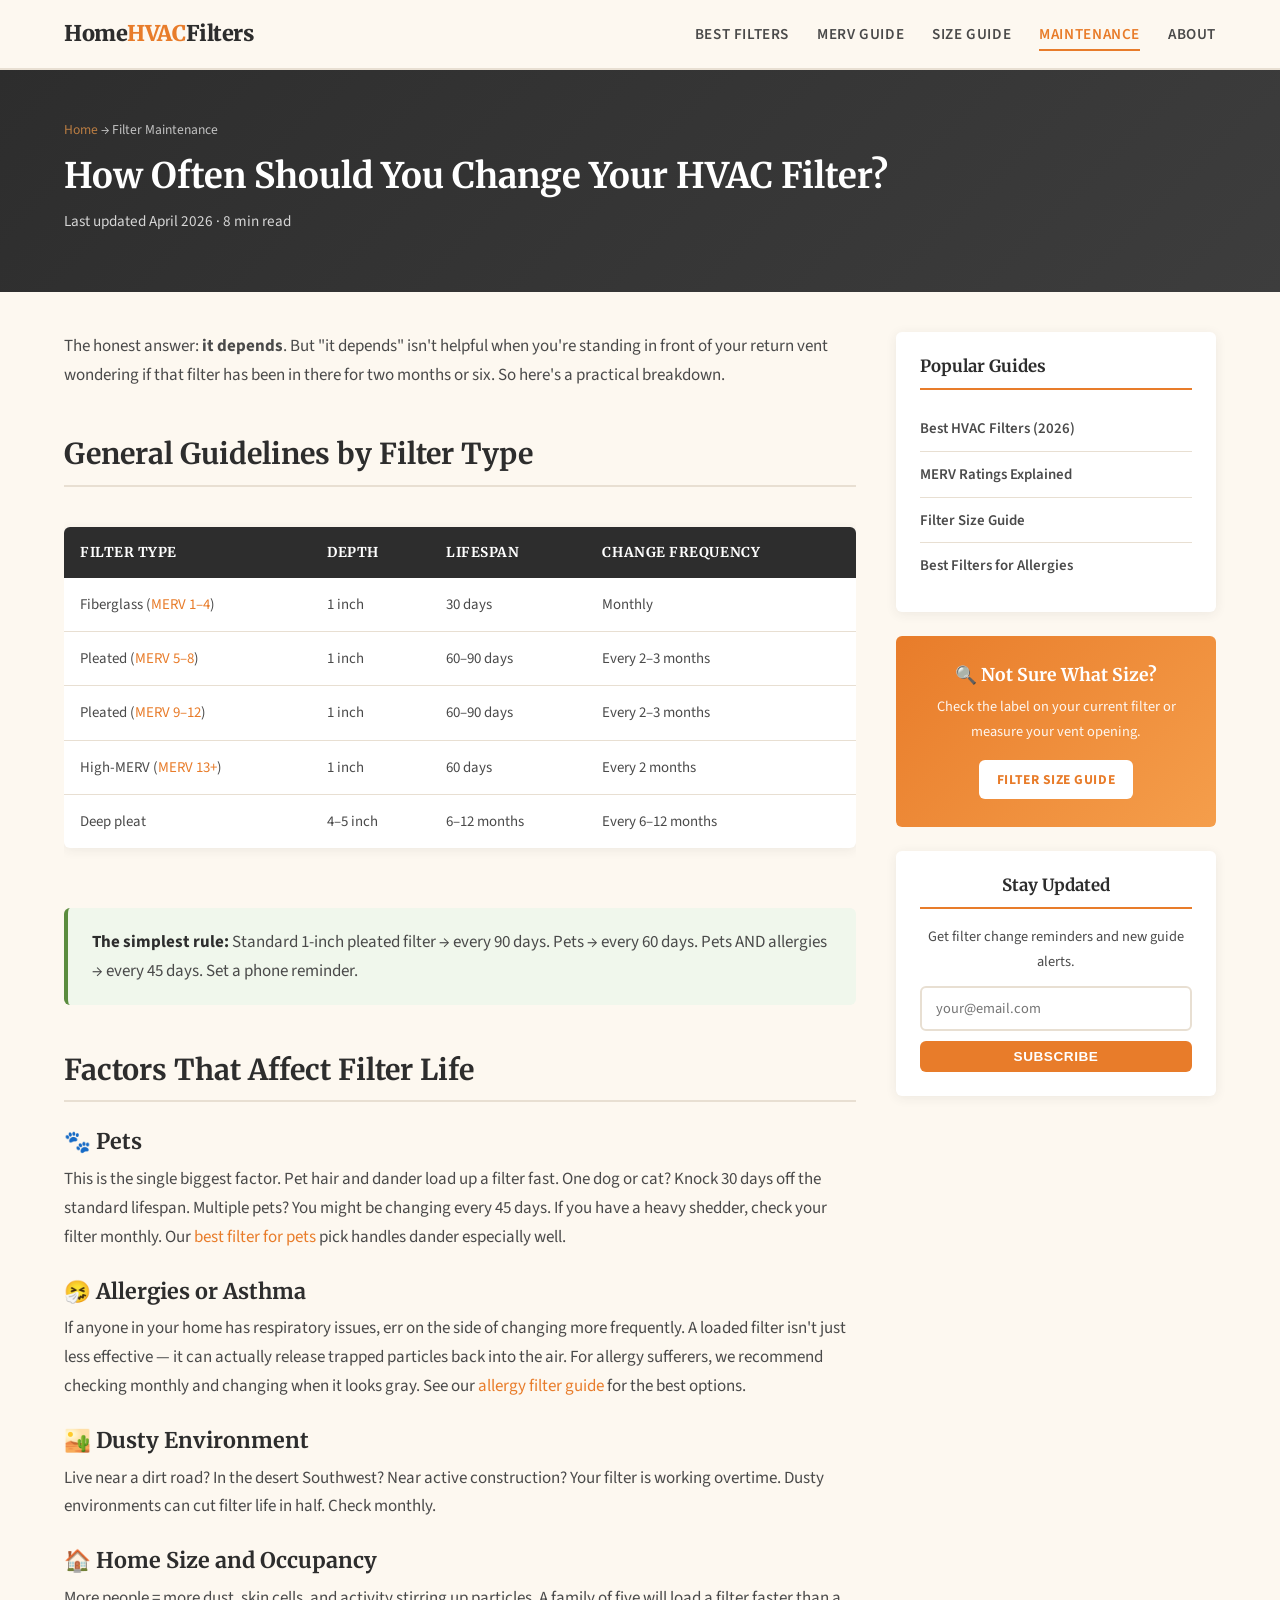
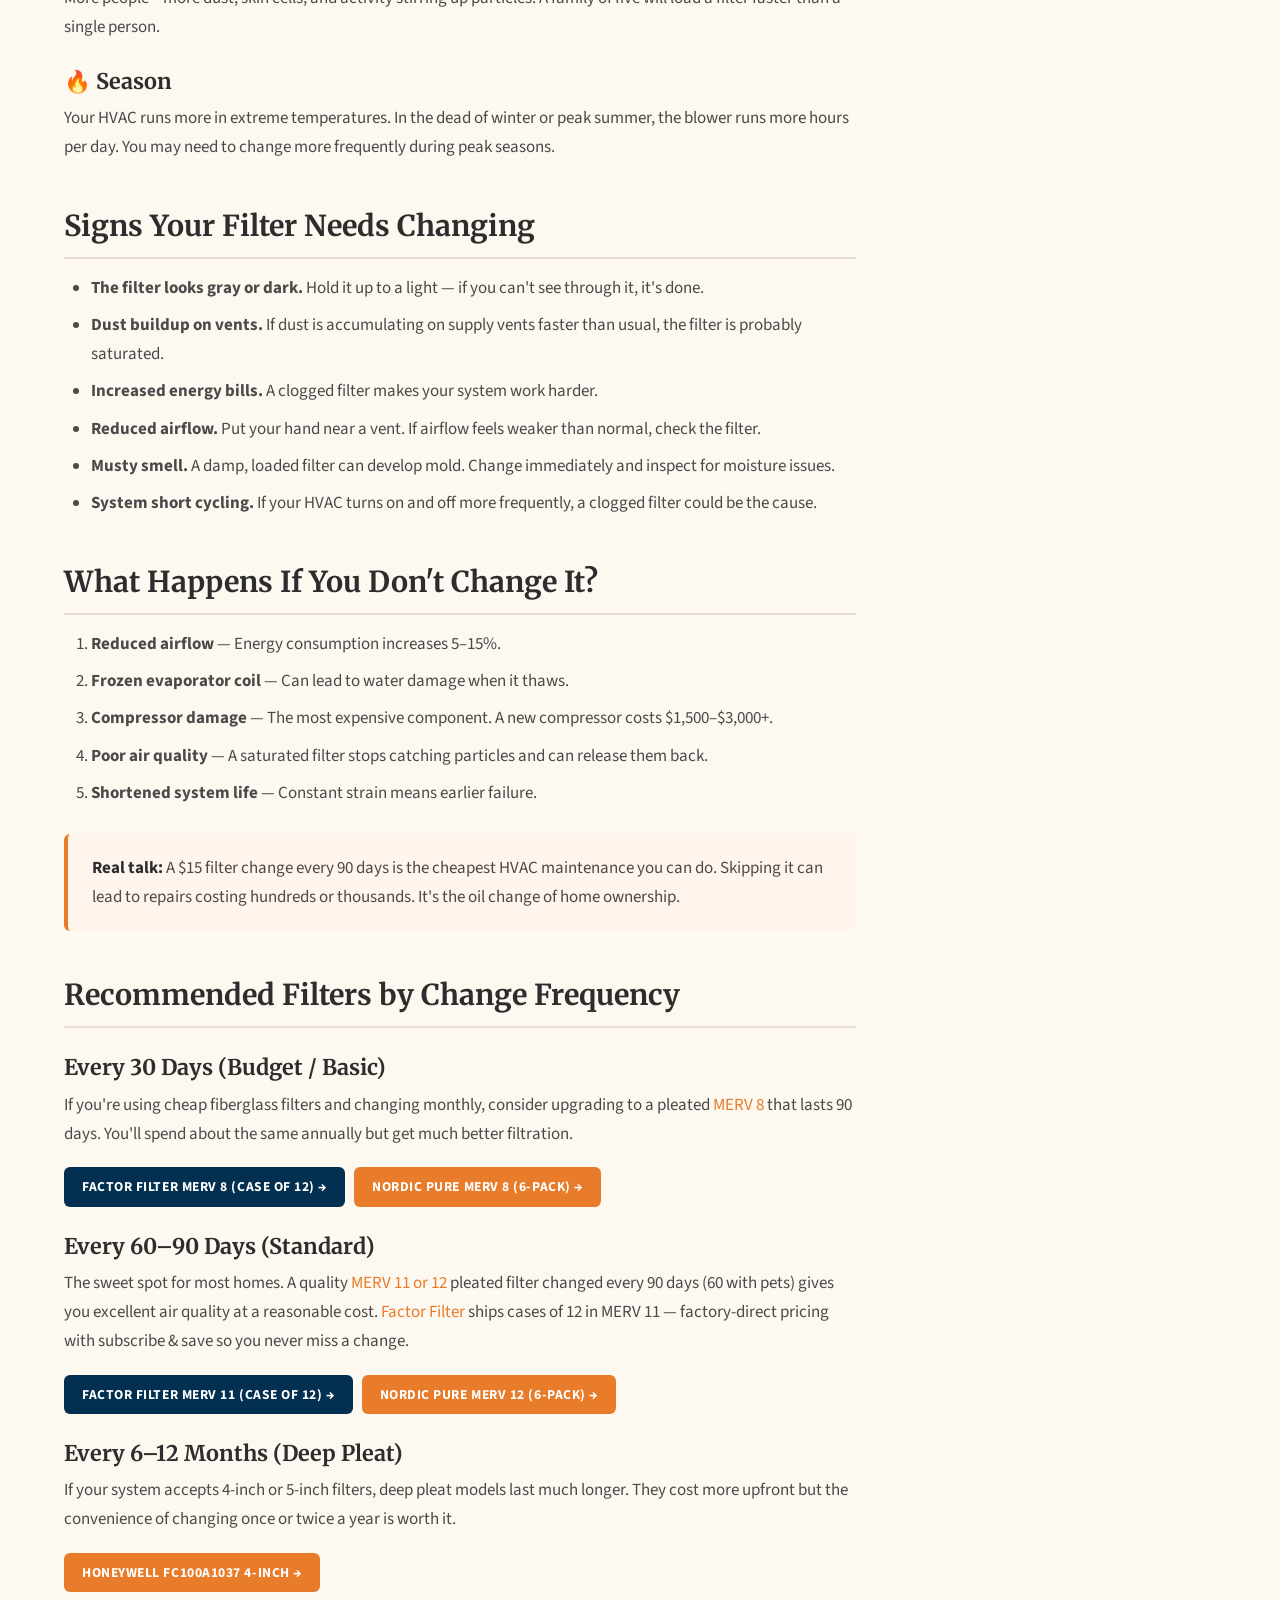
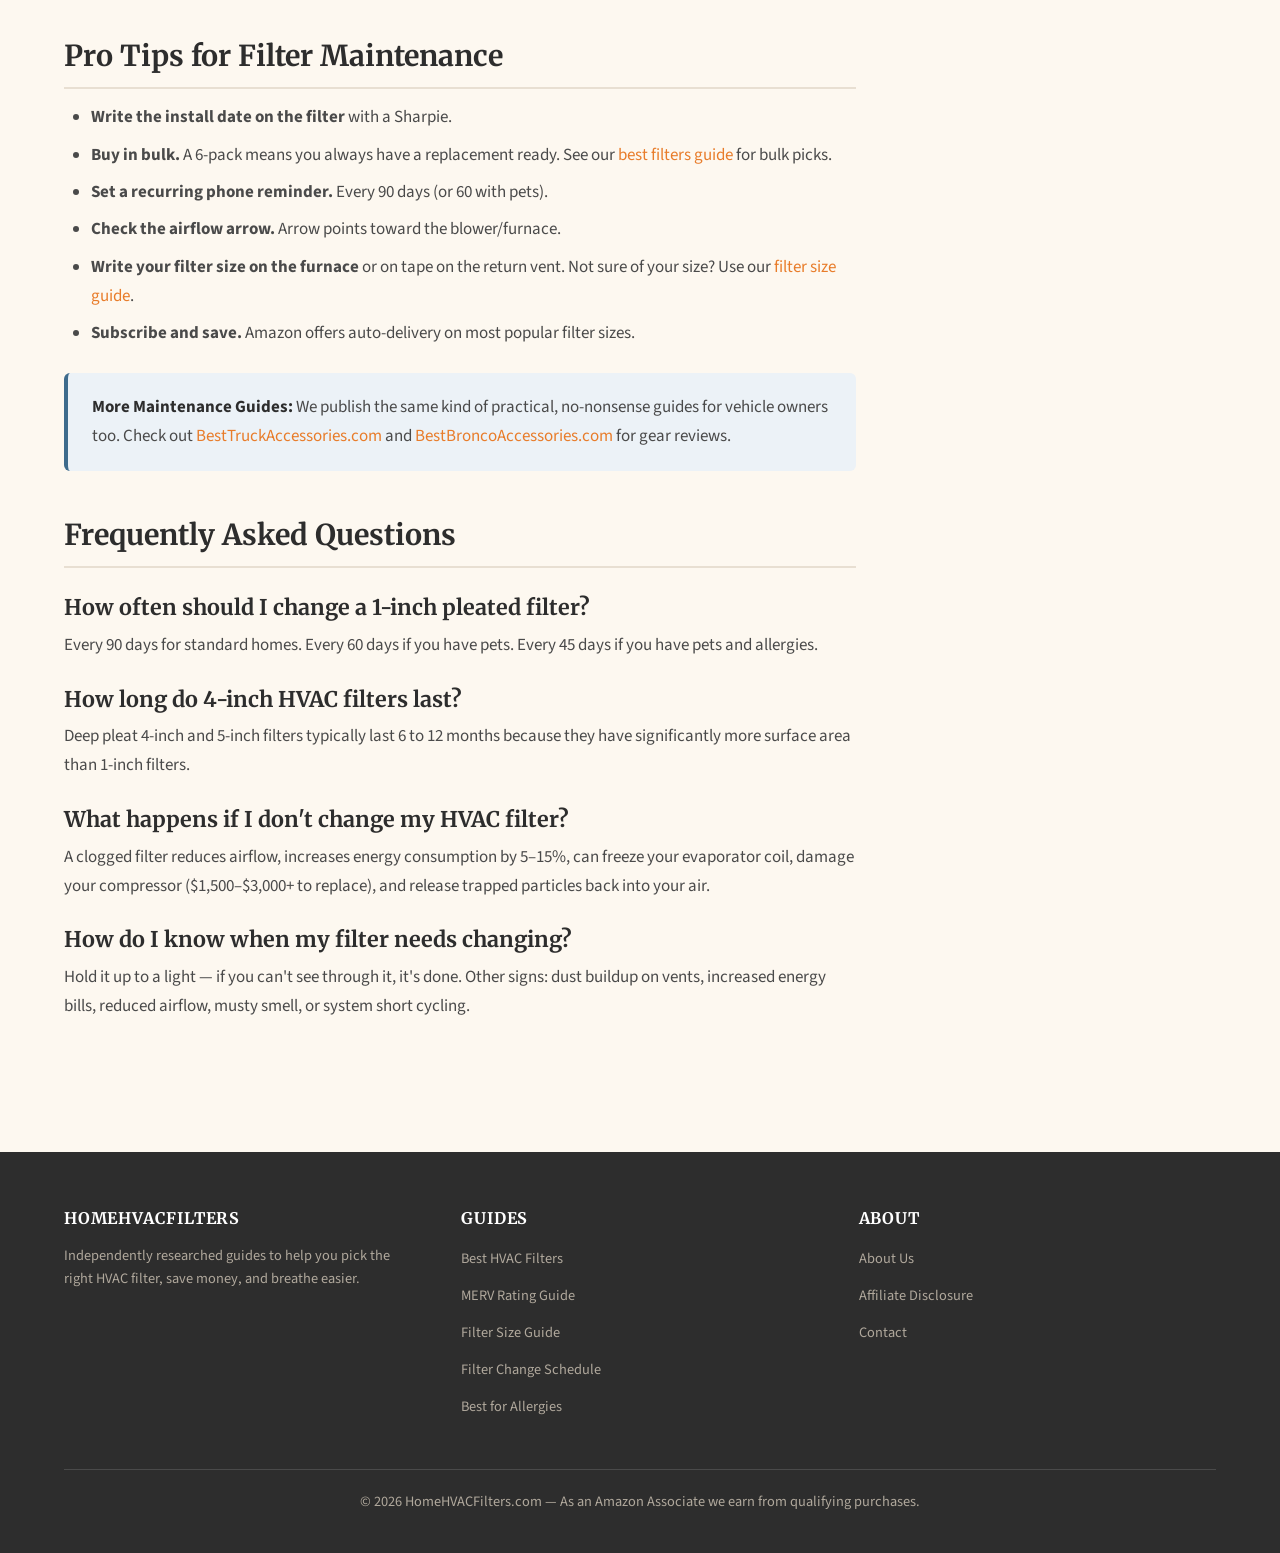
<file: how-often-change-hvac-filter.html>
<!DOCTYPE html>
<html lang="en">
<head>
  <meta charset="UTF-8">
  <meta name="viewport" content="width=device-width, initial-scale=1.0">
  <title>How Often to Change Your HVAC Filter (2026)</title>
  <meta name="description" content="How often to change your furnace filter — 30, 60, or 90 days? Depends on filter type, pets, and allergies. Practical guide with product picks.">
  <link rel="canonical" href="https://homehvacfilters.com/how-often-change-hvac-filter.html">
  <meta property="og:title" content="How Often Should You Change Your HVAC Filter?">
  <meta property="og:description" content="How often to change your furnace filter — 30, 60, or 90 days? Practical guide based on your home, pets, and filter type.">
  <meta property="og:url" content="https://homehvacfilters.com/how-often-change-hvac-filter.html">
  <meta property="og:type" content="article">
  <meta property="og:image" content="https://homehvacfilters.com/images/og-maintenance.png">
  <meta property="og:site_name" content="HomeHVACFilters">
  <link rel="preconnect" href="https://fonts.googleapis.com">
  <link rel="preconnect" href="https://fonts.gstatic.com" crossorigin>
  <link href="https://fonts.googleapis.com/css2?family=Merriweather:wght@400;700;900&family=Source+Sans+Pro:wght@400;600;700&display=swap" rel="stylesheet">
  <link rel="stylesheet" href="css/style.css">
  <script type="application/ld+json">
  {
    "@context": "https://schema.org",
    "@type": "BreadcrumbList",
    "itemListElement": [
      { "@type": "ListItem", "position": 1, "name": "Home", "item": "https://homehvacfilters.com/" },
      { "@type": "ListItem", "position": 2, "name": "Filter Maintenance", "item": "https://homehvacfilters.com/how-often-change-hvac-filter.html" }
    ]
  }
  </script>
  <script type="application/ld+json">
  {
    "@context": "https://schema.org",
    "@type": "Article",
    "headline": "How Often Should You Change Your HVAC Filter?",
    "description": "Practical guide to HVAC filter change frequency based on filter type, pets, allergies, and home environment.",
    "datePublished": "2026-01-15",
    "dateModified": "2026-04-15",
    "author": { "@type": "Organization", "name": "HomeHVACFilters" },
    "publisher": { "@type": "Organization", "name": "HomeHVACFilters", "url": "https://homehvacfilters.com/" },
    "mainEntityOfPage": "https://homehvacfilters.com/how-often-change-hvac-filter.html"
  }
  </script>
  <script type="application/ld+json">
  {
    "@context": "https://schema.org",
    "@type": "FAQPage",
    "mainEntity": [
      {
        "@type": "Question",
        "name": "How often should I change a 1-inch pleated filter?",
        "acceptedAnswer": { "@type": "Answer", "text": "Every 90 days for standard homes. Every 60 days if you have pets. Every 45 days if you have pets and allergies." }
      },
      {
        "@type": "Question",
        "name": "How long do 4-inch HVAC filters last?",
        "acceptedAnswer": { "@type": "Answer", "text": "Deep pleat 4-inch and 5-inch filters typically last 6 to 12 months because they have significantly more surface area than 1-inch filters." }
      },
      {
        "@type": "Question",
        "name": "What happens if I don't change my HVAC filter?",
        "acceptedAnswer": { "@type": "Answer", "text": "A clogged filter reduces airflow, increases energy consumption by 5–15%, can freeze your evaporator coil, damage your compressor ($1,500–$3,000+ to replace), and release trapped particles back into your air." }
      },
      {
        "@type": "Question",
        "name": "How do I know when my filter needs changing?",
        "acceptedAnswer": { "@type": "Answer", "text": "Hold it up to a light — if you can't see through it, it's done. Other signs: dust buildup on vents, increased energy bills, reduced airflow from vents, musty smell when system runs, or system short cycling." }
      }
    ]
  }
  </script>
</head>
<body>

<nav class="nav" aria-label="Main navigation">
  <div class="container">
    <a href="/" class="nav-logo" aria-label="HomeHVACFilters homepage">Home<span>HVAC</span>Filters</a>
    <ul class="nav-links">
      <li><a href="best-hvac-filters.html">Best Filters</a></li>
      <li><a href="merv-rating-guide.html">MERV Guide</a></li>
      <li><a href="filter-size-guide.html">Size Guide</a></li>
      <li><a href="how-often-change-hvac-filter.html" class="active">Maintenance</a></li>
      <li><a href="about.html">About</a></li>
    </ul>
    <button class="nav-toggle" aria-label="Toggle menu" aria-expanded="false"><span></span><span></span><span></span></button>
  </div>
</nav>

<section class="page-hero">
  <div class="container">
    <div class="breadcrumb"><a href="/">Home</a> → Filter Maintenance</div>
    <h1>How Often Should You Change Your HVAC Filter?</h1>
    <p class="page-meta">Last updated April 2026 · 8 min read</p>
  </div>
</section>

<div class="container">
  <div class="content-layout">
    <main class="main-content article-content">

      <p>The honest answer: <strong>it depends</strong>. But "it depends" isn't helpful when you're standing in front of your return vent wondering if that filter has been in there for two months or six. So here's a practical breakdown.</p>

      <h2 id="general-guidelines">General Guidelines by Filter Type</h2>

      <div style="overflow-x:auto;">
        <table class="comparison-table">
          <thead>
            <tr><th>Filter Type</th><th>Depth</th><th>Lifespan</th><th>Change Frequency</th></tr>
          </thead>
          <tbody>
            <tr><td>Fiberglass (<a href="merv-rating-guide.html#merv-1-4">MERV 1–4</a>)</td><td>1 inch</td><td>30 days</td><td>Monthly</td></tr>
            <tr><td>Pleated (<a href="merv-rating-guide.html#merv-5-8">MERV 5–8</a>)</td><td>1 inch</td><td>60–90 days</td><td>Every 2–3 months</td></tr>
            <tr><td>Pleated (<a href="merv-rating-guide.html#merv-9-12">MERV 9–12</a>)</td><td>1 inch</td><td>60–90 days</td><td>Every 2–3 months</td></tr>
            <tr><td>High-MERV (<a href="merv-rating-guide.html#merv-13-16">MERV 13+</a>)</td><td>1 inch</td><td>60 days</td><td>Every 2 months</td></tr>
            <tr><td>Deep pleat</td><td>4–5 inch</td><td>6–12 months</td><td>Every 6–12 months</td></tr>
          </tbody>
        </table>
      </div>

      <div class="info-box tip">
        <strong>The simplest rule:</strong> Standard 1-inch pleated filter → every 90 days. Pets → every 60 days. Pets AND allergies → every 45 days. Set a phone reminder.
      </div>

      <h2 id="factors">Factors That Affect Filter Life</h2>

      <h3>🐾 Pets</h3>
      <p>This is the single biggest factor. Pet hair and dander load up a filter fast. One dog or cat? Knock 30 days off the standard lifespan. Multiple pets? You might be changing every 45 days. If you have a heavy shedder, check your filter monthly. Our <a href="best-hvac-filters.html#best-pets">best filter for pets</a> pick handles dander especially well.</p>

      <h3>🤧 Allergies or Asthma</h3>
      <p>If anyone in your home has respiratory issues, err on the side of changing more frequently. A loaded filter isn't just less effective — it can actually release trapped particles back into the air. For allergy sufferers, we recommend checking monthly and changing when it looks gray. See our <a href="best-air-filters-allergies.html">allergy filter guide</a> for the best options.</p>

      <h3>🏜️ Dusty Environment</h3>
      <p>Live near a dirt road? In the desert Southwest? Near active construction? Your filter is working overtime. Dusty environments can cut filter life in half. Check monthly.</p>

      <h3>🏠 Home Size and Occupancy</h3>
      <p>More people = more dust, skin cells, and activity stirring up particles. A family of five will load a filter faster than a single person.</p>

      <h3>🔥 Season</h3>
      <p>Your HVAC runs more in extreme temperatures. In the dead of winter or peak summer, the blower runs more hours per day. You may need to change more frequently during peak seasons.</p>

      <h2 id="signs">Signs Your Filter Needs Changing</h2>
      <ul>
        <li><strong>The filter looks gray or dark.</strong> Hold it up to a light — if you can't see through it, it's done.</li>
        <li><strong>Dust buildup on vents.</strong> If dust is accumulating on supply vents faster than usual, the filter is probably saturated.</li>
        <li><strong>Increased energy bills.</strong> A clogged filter makes your system work harder.</li>
        <li><strong>Reduced airflow.</strong> Put your hand near a vent. If airflow feels weaker than normal, check the filter.</li>
        <li><strong>Musty smell.</strong> A damp, loaded filter can develop mold. Change immediately and inspect for moisture issues.</li>
        <li><strong>System short cycling.</strong> If your HVAC turns on and off more frequently, a clogged filter could be the cause.</li>
      </ul>

      <h2 id="what-happens">What Happens If You Don't Change It?</h2>
      <ol>
        <li><strong>Reduced airflow</strong> — Energy consumption increases 5–15%.</li>
        <li><strong>Frozen evaporator coil</strong> — Can lead to water damage when it thaws.</li>
        <li><strong>Compressor damage</strong> — The most expensive component. A new compressor costs $1,500–$3,000+.</li>
        <li><strong>Poor air quality</strong> — A saturated filter stops catching particles and can release them back.</li>
        <li><strong>Shortened system life</strong> — Constant strain means earlier failure.</li>
      </ol>

      <div class="info-box warning">
        <strong>Real talk:</strong> A $15 filter change every 90 days is the cheapest HVAC maintenance you can do. Skipping it can lead to repairs costing hundreds or thousands. It's the oil change of home ownership.
      </div>

      <h2 id="recommendations">Recommended Filters by Change Frequency</h2>

      <h3>Every 30 Days (Budget / Basic)</h3>
      <p>If you're using cheap fiberglass filters and changing monthly, consider upgrading to a pleated <a href="merv-rating-guide.html#merv-5-8">MERV 8</a> that lasts 90 days. You'll spend about the same annually but get much better filtration.</p>
      <p><a href="https://factorfilters.com" class="btn btn-primary btn-sm" style="background:#032f50;border-color:#032f50" target="_blank" rel="noopener">Factor Filter MERV 8 (case of 12) →</a> &nbsp; <a href="https://www.amazon.com/dp/B004TVKLYU?tag=brazenprodu01-20" class="btn btn-primary btn-sm" rel="nofollow noopener sponsored" target="_blank">Nordic Pure MERV 8 (6-pack) →</a></p>

      <h3>Every 60–90 Days (Standard)</h3>
      <p>The sweet spot for most homes. A quality <a href="merv-rating-guide.html#merv-9-12">MERV 11 or 12</a> pleated filter changed every 90 days (60 with pets) gives you excellent air quality at a reasonable cost. <a href="https://factorfilters.com" target="_blank" rel="noopener">Factor Filter</a> ships cases of 12 in MERV 11 — factory-direct pricing with subscribe &amp; save so you never miss a change.</p>
      <p><a href="https://factorfilters.com" class="btn btn-primary btn-sm" style="background:#032f50;border-color:#032f50" target="_blank" rel="noopener">Factor Filter MERV 11 (case of 12) →</a> &nbsp; <a href="https://www.amazon.com/dp/B005ESBYA8?tag=brazenprodu01-20" class="btn btn-primary btn-sm" rel="nofollow noopener sponsored" target="_blank">Nordic Pure MERV 12 (6-pack) →</a></p>

      <h3>Every 6–12 Months (Deep Pleat)</h3>
      <p>If your system accepts 4-inch or 5-inch filters, deep pleat models last much longer. They cost more upfront but the convenience of changing once or twice a year is worth it.</p>
      <p><a href="https://www.amazon.com/dp/B00FFSM9TY?tag=brazenprodu01-20" class="btn btn-primary btn-sm" rel="nofollow noopener sponsored" target="_blank">Honeywell FC100A1037 4-inch →</a></p>

      <h2 id="tips">Pro Tips for Filter Maintenance</h2>
      <ul>
        <li><strong>Write the install date on the filter</strong> with a Sharpie.</li>
        <li><strong>Buy in bulk.</strong> A 6-pack means you always have a replacement ready. See our <a href="best-hvac-filters.html">best filters guide</a> for bulk picks.</li>
        <li><strong>Set a recurring phone reminder.</strong> Every 90 days (or 60 with pets).</li>
        <li><strong>Check the airflow arrow.</strong> Arrow points toward the blower/furnace.</li>
        <li><strong>Write your filter size on the furnace</strong> or on tape on the return vent. Not sure of your size? Use our <a href="filter-size-guide.html">filter size guide</a>.</li>
        <li><strong>Subscribe and save.</strong> Amazon offers auto-delivery on most popular filter sizes.</li>
      </ul>

      <!-- Cross-site links -->
      <div class="info-box info">
        <strong>More Maintenance Guides:</strong> We publish the same kind of practical, no-nonsense guides for vehicle owners too. Check out <a href="https://besttruckaccessories.com" target="_blank" rel="noopener">BestTruckAccessories.com</a> and <a href="https://bestbroncoaccessories.com" target="_blank" rel="noopener">BestBroncoAccessories.com</a> for gear reviews.
      </div>

      <h2 id="faqs">Frequently Asked Questions</h2>

      <h3>How often should I change a 1-inch pleated filter?</h3>
      <p>Every 90 days for standard homes. Every 60 days if you have pets. Every 45 days if you have pets and allergies.</p>

      <h3>How long do 4-inch HVAC filters last?</h3>
      <p>Deep pleat 4-inch and 5-inch filters typically last 6 to 12 months because they have significantly more surface area than 1-inch filters.</p>

      <h3>What happens if I don't change my HVAC filter?</h3>
      <p>A clogged filter reduces airflow, increases energy consumption by 5–15%, can freeze your evaporator coil, damage your compressor ($1,500–$3,000+ to replace), and release trapped particles back into your air.</p>

      <h3>How do I know when my filter needs changing?</h3>
      <p>Hold it up to a light — if you can't see through it, it's done. Other signs: dust buildup on vents, increased energy bills, reduced airflow, musty smell, or system short cycling.</p>

    </main>

    <aside class="sidebar">
      <div class="sidebar-block">
        <h4>Popular Guides</h4>
        <ul>
          <li><a href="best-hvac-filters.html">Best HVAC Filters (2026)</a></li>
          <li><a href="merv-rating-guide.html">MERV Ratings Explained</a></li>
          <li><a href="filter-size-guide.html">Filter Size Guide</a></li>
          <li><a href="best-air-filters-allergies.html">Best Filters for Allergies</a></li>
        </ul>
      </div>
      <div class="sidebar-cta">
        <h4>🔍 Not Sure What Size?</h4>
        <p>Check the label on your current filter or measure your vent opening.</p>
        <a href="filter-size-guide.html" class="btn btn-sm">Filter Size Guide</a>
      </div>
      <div class="sidebar-block sidebar-newsletter">
        <h4>Stay Updated</h4>
        <p>Get filter change reminders and new guide alerts.</p>
        <input type="email" class="email-input" placeholder="your@email.com" aria-label="Email address for newsletter signup">
        <button class="btn btn-primary btn-sm btn-block">Subscribe</button>
      </div>
    </aside>
  </div>
</div>

<footer class="footer">
  <div class="container">
    <div class="footer-grid">
      <div>
        <h4>HomeHVACFilters</h4>
        <p>Independently researched guides to help you pick the right HVAC filter, save money, and breathe easier.</p>
      </div>
      <div>
        <h4>Guides</h4>
        <ul>
          <li><a href="best-hvac-filters.html">Best HVAC Filters</a></li>
          <li><a href="merv-rating-guide.html">MERV Rating Guide</a></li>
          <li><a href="filter-size-guide.html">Filter Size Guide</a></li>
          <li><a href="how-often-change-hvac-filter.html">Filter Change Schedule</a></li>
          <li><a href="best-air-filters-allergies.html">Best for Allergies</a></li>
        </ul>
      </div>
      <div>
        <h4>About</h4>
        <ul>
          <li><a href="about.html">About Us</a></li>
          <li><a href="about.html#disclosure">Affiliate Disclosure</a></li>
          <li><a href="about.html#contact">Contact</a></li>
        </ul>
      </div>
    </div>
    <div class="footer-bottom">
      <p>&copy; <span data-year></span> HomeHVACFilters.com — As an Amazon Associate we earn from qualifying purchases.</p>
    </div>
  </div>
</footer>

<script src="js/main.js" defer></script>
</body>
</html>
</file>
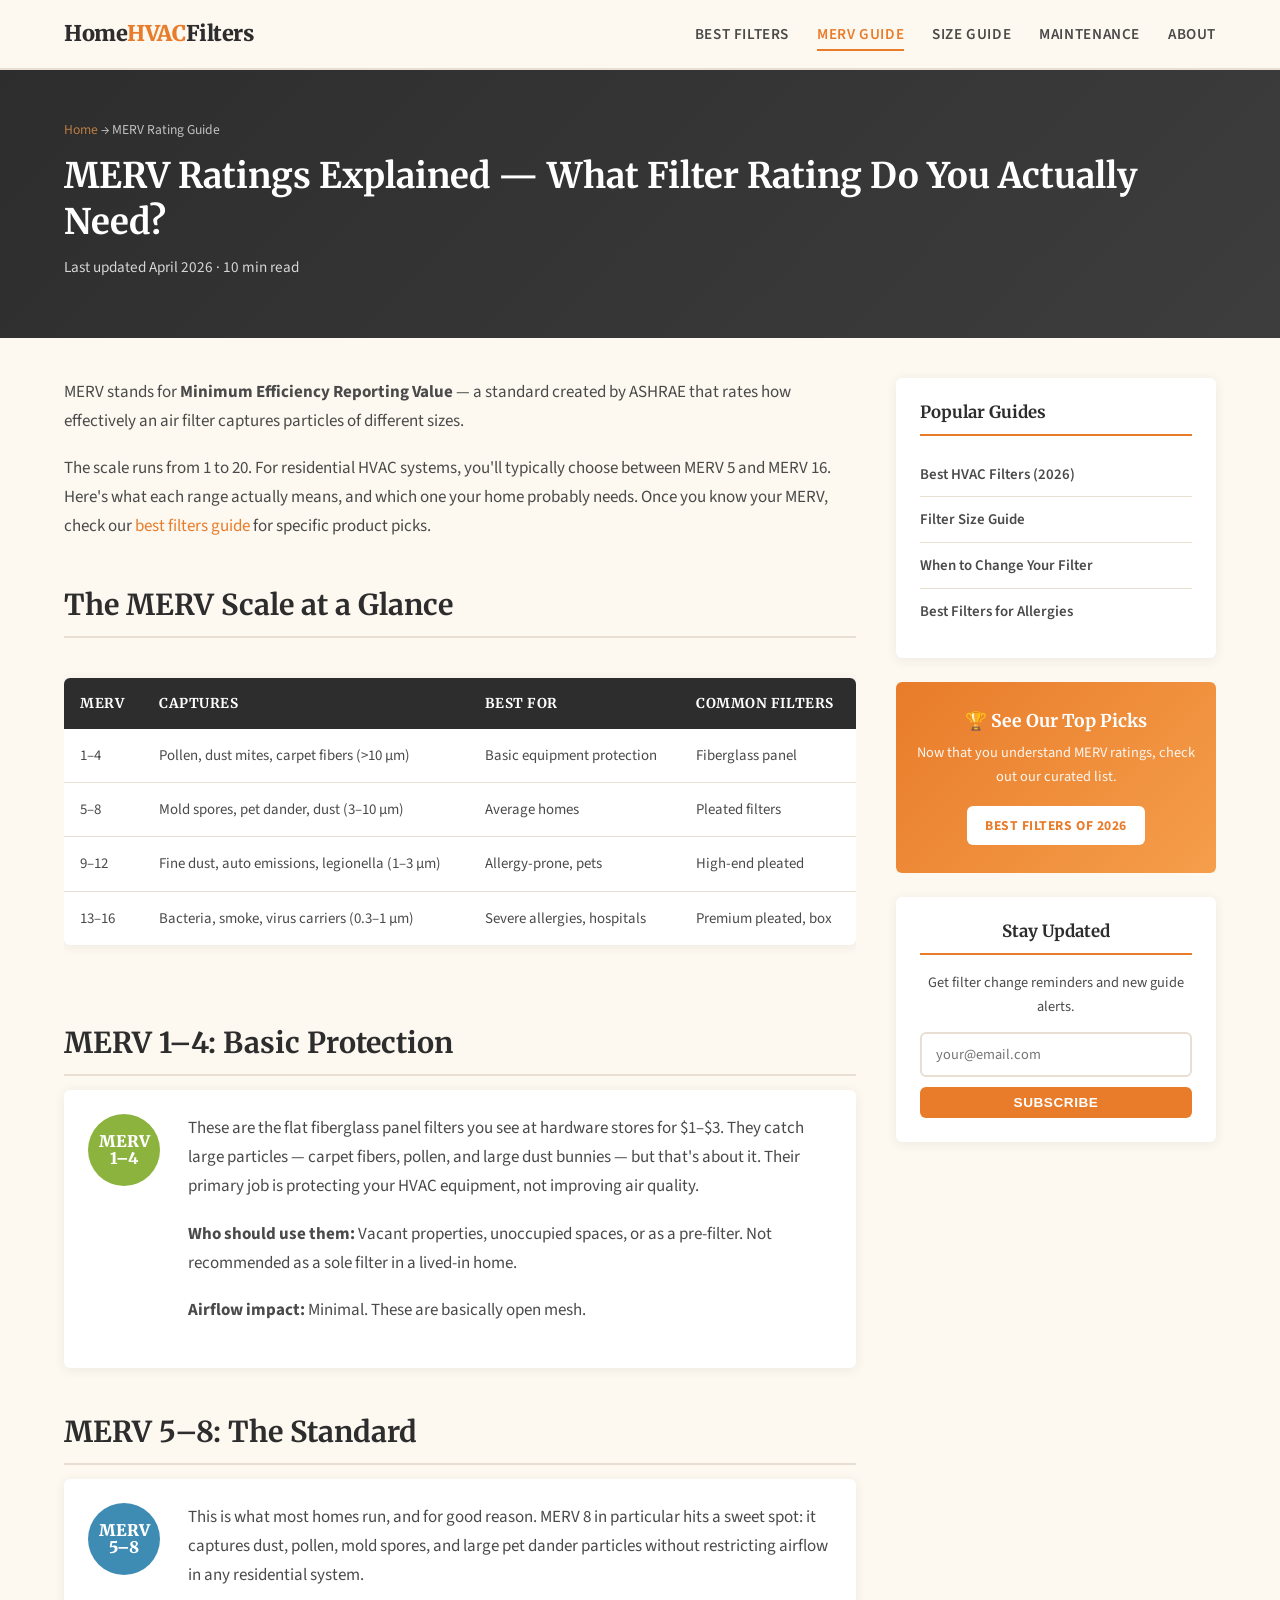
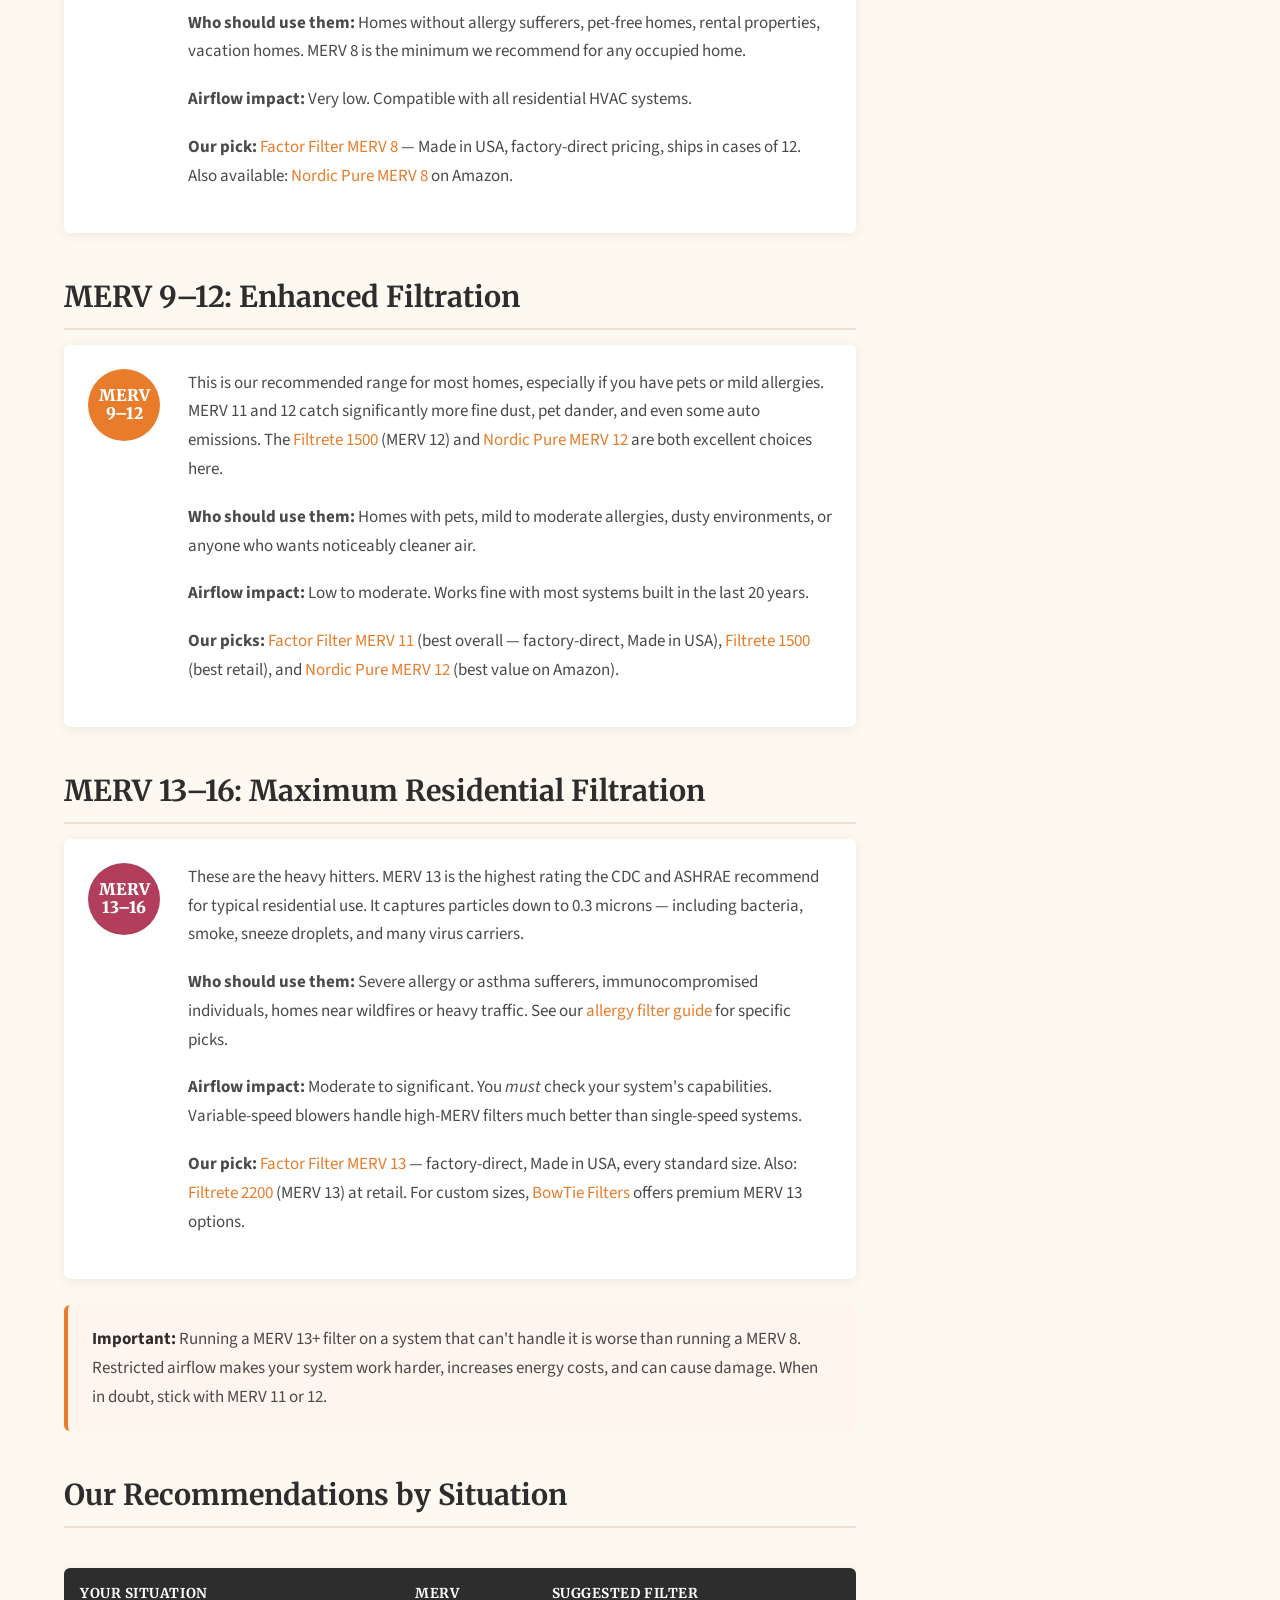
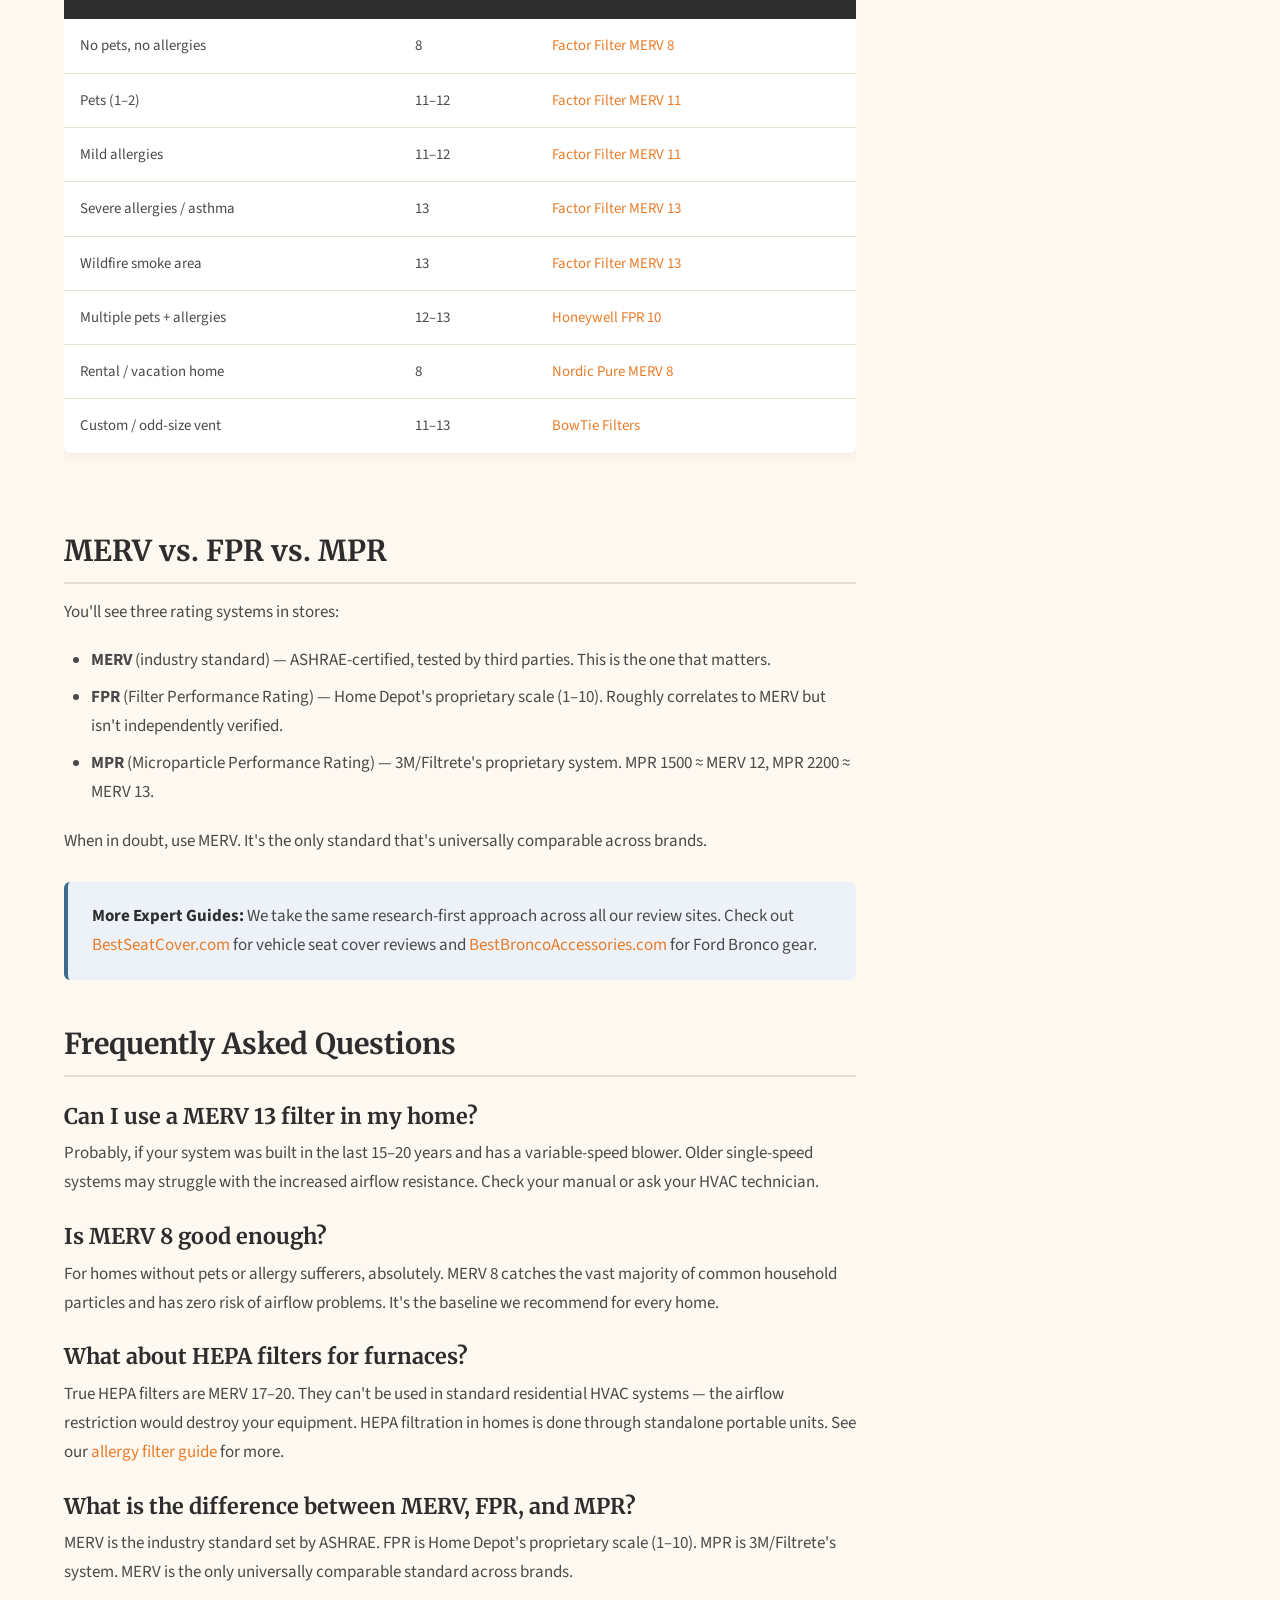
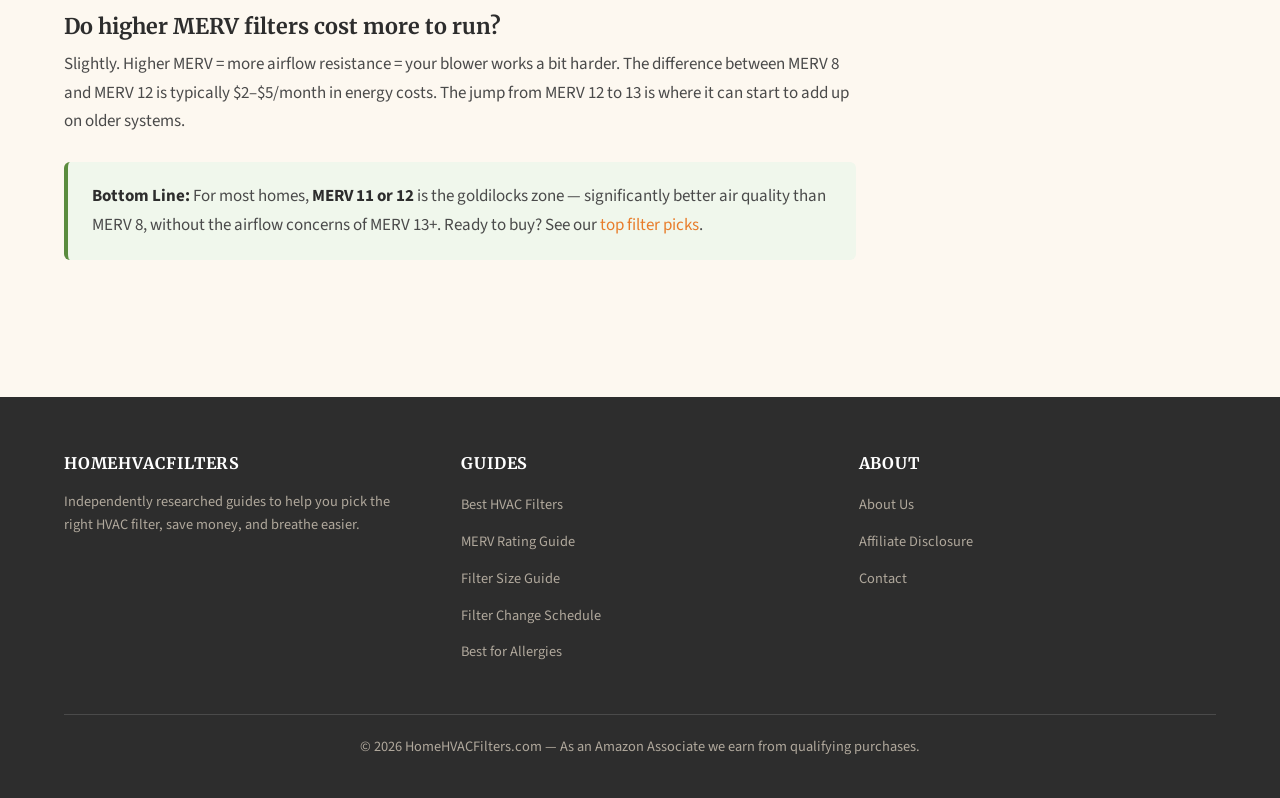
<file: merv-rating-guide.html>
<!DOCTYPE html>
<html lang="en">
<head>
  <meta charset="UTF-8">
  <meta name="viewport" content="width=device-width, initial-scale=1.0">
  <title>MERV Ratings Explained — What You Need (2026)</title>
  <meta name="description" content="MERV ratings explained in plain English. Learn what MERV 8, 11, and 13 mean for your home. Factor Filter, Filtrete, and Nordic Pure picks by MERV level.">
  <link rel="canonical" href="https://homehvacfilters.com/merv-rating-guide.html">
  <meta property="og:title" content="MERV Ratings Explained — What Filter Rating Do You Need?">
  <meta property="og:description" content="MERV ratings explained in plain English. Learn what MERV 8, 11, and 13 mean for your home and which rating you need.">
  <meta property="og:url" content="https://homehvacfilters.com/merv-rating-guide.html">
  <meta property="og:type" content="article">
  <meta property="og:image" content="https://homehvacfilters.com/images/og-merv-guide.png">
  <meta property="og:site_name" content="HomeHVACFilters">
  <link rel="preconnect" href="https://fonts.googleapis.com">
  <link rel="preconnect" href="https://fonts.gstatic.com" crossorigin>
  <link href="https://fonts.googleapis.com/css2?family=Merriweather:wght@400;700;900&family=Source+Sans+Pro:wght@400;600;700&display=swap" rel="stylesheet">
  <link rel="stylesheet" href="css/style.css">
  <script type="application/ld+json">
  {
    "@context": "https://schema.org",
    "@type": "BreadcrumbList",
    "itemListElement": [
      { "@type": "ListItem", "position": 1, "name": "Home", "item": "https://homehvacfilters.com/" },
      { "@type": "ListItem", "position": 2, "name": "MERV Rating Guide", "item": "https://homehvacfilters.com/merv-rating-guide.html" }
    ]
  }
  </script>
  <script type="application/ld+json">
  {
    "@context": "https://schema.org",
    "@type": "Article",
    "headline": "MERV Ratings Explained — What Filter Rating Do You Actually Need?",
    "description": "MERV ratings explained in plain English. Learn what MERV 8, 11, and 13 mean for your home.",
    "datePublished": "2026-01-15",
    "dateModified": "2026-04-15",
    "author": { "@type": "Organization", "name": "HomeHVACFilters" },
    "publisher": { "@type": "Organization", "name": "HomeHVACFilters", "url": "https://homehvacfilters.com/" },
    "mainEntityOfPage": "https://homehvacfilters.com/merv-rating-guide.html"
  }
  </script>
  <script type="application/ld+json">
  {
    "@context": "https://schema.org",
    "@type": "FAQPage",
    "mainEntity": [
      {
        "@type": "Question",
        "name": "Can I use a MERV 13 filter in my home?",
        "acceptedAnswer": { "@type": "Answer", "text": "Probably, if your system was built in the last 15–20 years and has a variable-speed blower. Older single-speed systems may struggle with the increased airflow resistance." }
      },
      {
        "@type": "Question",
        "name": "Is MERV 8 good enough?",
        "acceptedAnswer": { "@type": "Answer", "text": "For homes without pets or allergy sufferers, absolutely. MERV 8 catches the vast majority of common household particles and has zero risk of airflow problems." }
      },
      {
        "@type": "Question",
        "name": "What about HEPA filters for furnaces?",
        "acceptedAnswer": { "@type": "Answer", "text": "True HEPA filters are MERV 17–20 and cannot be used in standard residential HVAC systems — the airflow restriction would damage your equipment. HEPA filtration in homes is done through standalone portable units." }
      },
      {
        "@type": "Question",
        "name": "What is the difference between MERV, FPR, and MPR?",
        "acceptedAnswer": { "@type": "Answer", "text": "MERV is the industry standard set by ASHRAE. FPR is Home Depot's proprietary scale (1–10). MPR is 3M/Filtrete's system. MERV is the only universally comparable standard across brands." }
      },
      {
        "@type": "Question",
        "name": "Do higher MERV filters cost more to run?",
        "acceptedAnswer": { "@type": "Answer", "text": "Slightly. Higher MERV means more airflow resistance, so your blower works a bit harder. The difference between MERV 8 and 12 is typically $2–$5/month in energy costs." }
      }
    ]
  }
  </script>
</head>
<body>

<nav class="nav" aria-label="Main navigation">
  <div class="container">
    <a href="/" class="nav-logo" aria-label="HomeHVACFilters homepage">Home<span>HVAC</span>Filters</a>
    <ul class="nav-links">
      <li><a href="best-hvac-filters.html">Best Filters</a></li>
      <li><a href="merv-rating-guide.html" class="active">MERV Guide</a></li>
      <li><a href="filter-size-guide.html">Size Guide</a></li>
      <li><a href="how-often-change-hvac-filter.html">Maintenance</a></li>
      <li><a href="about.html">About</a></li>
    </ul>
    <button class="nav-toggle" aria-label="Toggle menu" aria-expanded="false"><span></span><span></span><span></span></button>
  </div>
</nav>

<section class="page-hero">
  <div class="container">
    <div class="breadcrumb"><a href="/">Home</a> → MERV Rating Guide</div>
    <h1>MERV Ratings Explained — What Filter Rating Do You Actually Need?</h1>
    <p class="page-meta">Last updated April 2026 · 10 min read</p>
  </div>
</section>

<div class="container">
  <div class="content-layout">
    <main class="main-content article-content">

      <p>MERV stands for <strong>Minimum Efficiency Reporting Value</strong> — a standard created by ASHRAE that rates how effectively an air filter captures particles of different sizes.</p>

      <p>The scale runs from 1 to 20. For residential HVAC systems, you'll typically choose between MERV 5 and MERV 16. Here's what each range actually means, and which one your home probably needs. Once you know your MERV, check our <a href="best-hvac-filters.html">best filters guide</a> for specific product picks.</p>

      <h2 id="merv-scale">The MERV Scale at a Glance</h2>

      <div style="overflow-x:auto;">
        <table class="comparison-table">
          <thead>
            <tr><th>MERV</th><th>Captures</th><th>Best For</th><th>Common Filters</th></tr>
          </thead>
          <tbody>
            <tr><td>1–4</td><td>Pollen, dust mites, carpet fibers (&gt;10 μm)</td><td>Basic equipment protection</td><td>Fiberglass panel</td></tr>
            <tr><td>5–8</td><td>Mold spores, pet dander, dust (3–10 μm)</td><td>Average homes</td><td>Pleated filters</td></tr>
            <tr><td>9–12</td><td>Fine dust, auto emissions, legionella (1–3 μm)</td><td>Allergy-prone, pets</td><td>High-end pleated</td></tr>
            <tr><td>13–16</td><td>Bacteria, smoke, virus carriers (0.3–1 μm)</td><td>Severe allergies, hospitals</td><td>Premium pleated, box</td></tr>
          </tbody>
        </table>
      </div>

      <h2 id="merv-1-4">MERV 1–4: Basic Protection</h2>
      <div class="merv-block">
        <div class="merv-badge low" role="img" aria-label="MERV 1 through 4 rating badge">MERV<br>1–4</div>
        <div>
          <p>These are the flat fiberglass panel filters you see at hardware stores for $1–$3. They catch large particles — carpet fibers, pollen, and large dust bunnies — but that's about it. Their primary job is protecting your HVAC equipment, not improving air quality.</p>
          <p><strong>Who should use them:</strong> Vacant properties, unoccupied spaces, or as a pre-filter. Not recommended as a sole filter in a lived-in home.</p>
          <p><strong>Airflow impact:</strong> Minimal. These are basically open mesh.</p>
        </div>
      </div>

      <h2 id="merv-5-8">MERV 5–8: The Standard</h2>
      <div class="merv-block">
        <div class="merv-badge medium" role="img" aria-label="MERV 5 through 8 rating badge">MERV<br>5–8</div>
        <div>
          <p>This is what most homes run, and for good reason. MERV 8 in particular hits a sweet spot: it captures dust, pollen, mold spores, and large pet dander particles without restricting airflow in any residential system.</p>
          <p><strong>Who should use them:</strong> Homes without allergy sufferers, pet-free homes, rental properties, vacation homes. MERV 8 is the minimum we recommend for any occupied home.</p>
          <p><strong>Airflow impact:</strong> Very low. Compatible with all residential HVAC systems.</p>
          <p><strong>Our pick:</strong> <a href="https://factorfilters.com" target="_blank" rel="noopener">Factor Filter MERV 8</a> — Made in USA, factory-direct pricing, ships in cases of 12. Also available: <a href="https://www.amazon.com/dp/B004TVKLYU?tag=brazenprodu01-20" rel="nofollow noopener sponsored" target="_blank">Nordic Pure MERV 8</a> on Amazon.</p>
        </div>
      </div>

      <h2 id="merv-9-12">MERV 9–12: Enhanced Filtration</h2>
      <div class="merv-block">
        <div class="merv-badge high" role="img" aria-label="MERV 9 through 12 rating badge">MERV<br>9–12</div>
        <div>
          <p>This is our recommended range for most homes, especially if you have pets or mild allergies. MERV 11 and 12 catch significantly more fine dust, pet dander, and even some auto emissions. The <a href="best-hvac-filters.html#best-overall">Filtrete 1500</a> (MERV 12) and <a href="best-hvac-filters.html#best-value">Nordic Pure MERV 12</a> are both excellent choices here.</p>
          <p><strong>Who should use them:</strong> Homes with pets, mild to moderate allergies, dusty environments, or anyone who wants noticeably cleaner air.</p>
          <p><strong>Airflow impact:</strong> Low to moderate. Works fine with most systems built in the last 20 years.</p>
          <p><strong>Our picks:</strong> <a href="https://factorfilters.com" target="_blank" rel="noopener">Factor Filter MERV 11</a> (best overall — factory-direct, Made in USA), <a href="https://www.amazon.com/dp/B01DFZ1HEG?tag=brazenprodu01-20" rel="nofollow noopener sponsored" target="_blank">Filtrete 1500</a> (best retail), and <a href="https://www.amazon.com/dp/B005ESBYA8?tag=brazenprodu01-20" rel="nofollow noopener sponsored" target="_blank">Nordic Pure MERV 12</a> (best value on Amazon).</p>
        </div>
      </div>

      <h2 id="merv-13-16">MERV 13–16: Maximum Residential Filtration</h2>
      <div class="merv-block">
        <div class="merv-badge very-high" role="img" aria-label="MERV 13 through 16 rating badge">MERV<br>13–16</div>
        <div>
          <p>These are the heavy hitters. MERV 13 is the highest rating the CDC and ASHRAE recommend for typical residential use. It captures particles down to 0.3 microns — including bacteria, smoke, sneeze droplets, and many virus carriers.</p>
          <p><strong>Who should use them:</strong> Severe allergy or asthma sufferers, immunocompromised individuals, homes near wildfires or heavy traffic. See our <a href="best-air-filters-allergies.html">allergy filter guide</a> for specific picks.</p>
          <p><strong>Airflow impact:</strong> Moderate to significant. You <em>must</em> check your system's capabilities. Variable-speed blowers handle high-MERV filters much better than single-speed systems.</p>
          <p><strong>Our pick:</strong> <a href="https://factorfilters.com" target="_blank" rel="noopener">Factor Filter MERV 13</a> — factory-direct, Made in USA, every standard size. Also: <a href="https://www.amazon.com/dp/B00TUDHMMW?tag=brazenprodu01-20" rel="nofollow noopener sponsored" target="_blank">Filtrete 2200</a> (MERV 13) at retail. For custom sizes, <a href="https://bowtiefilters.com" target="_blank" rel="noopener">BowTie Filters</a> offers premium MERV 13 options.</p>
        </div>
      </div>

      <div class="info-box warning">
        <strong>Important:</strong> Running a MERV 13+ filter on a system that can't handle it is worse than running a MERV 8. Restricted airflow makes your system work harder, increases energy costs, and can cause damage. When in doubt, stick with MERV 11 or 12.
      </div>

      <h2 id="recommendations">Our Recommendations by Situation</h2>

      <div style="overflow-x:auto;">
        <table class="comparison-table">
          <thead>
            <tr><th>Your Situation</th><th>MERV</th><th>Suggested Filter</th></tr>
          </thead>
          <tbody>
            <tr><td>No pets, no allergies</td><td>8</td><td><a href="https://factorfilters.com" target="_blank" rel="noopener">Factor Filter MERV 8</a></td></tr>
            <tr><td>Pets (1–2)</td><td>11–12</td><td><a href="https://factorfilters.com" target="_blank" rel="noopener">Factor Filter MERV 11</a></td></tr>
            <tr><td>Mild allergies</td><td>11–12</td><td><a href="https://factorfilters.com" target="_blank" rel="noopener">Factor Filter MERV 11</a></td></tr>
            <tr><td>Severe allergies / asthma</td><td>13</td><td><a href="https://factorfilters.com" target="_blank" rel="noopener">Factor Filter MERV 13</a></td></tr>
            <tr><td>Wildfire smoke area</td><td>13</td><td><a href="https://factorfilters.com" target="_blank" rel="noopener">Factor Filter MERV 13</a></td></tr>
            <tr><td>Multiple pets + allergies</td><td>12–13</td><td><a href="https://www.amazon.com/dp/B07VFBPNQW?tag=brazenprodu01-20" rel="nofollow noopener sponsored" target="_blank">Honeywell FPR 10</a></td></tr>
            <tr><td>Rental / vacation home</td><td>8</td><td><a href="https://www.amazon.com/dp/B004TVKLYU?tag=brazenprodu01-20" rel="nofollow noopener sponsored" target="_blank">Nordic Pure MERV 8</a></td></tr>
            <tr><td>Custom / odd-size vent</td><td>11–13</td><td><a href="https://bowtiefilters.com" target="_blank" rel="noopener">BowTie Filters</a></td></tr>
          </tbody>
        </table>
      </div>

      <h2 id="merv-vs-fpr-vs-mpr">MERV vs. FPR vs. MPR</h2>
      <p>You'll see three rating systems in stores:</p>
      <ul>
        <li><strong>MERV</strong> (industry standard) — ASHRAE-certified, tested by third parties. This is the one that matters.</li>
        <li><strong>FPR</strong> (Filter Performance Rating) — Home Depot's proprietary scale (1–10). Roughly correlates to MERV but isn't independently verified.</li>
        <li><strong>MPR</strong> (Microparticle Performance Rating) — 3M/Filtrete's proprietary system. MPR 1500 ≈ MERV 12, MPR 2200 ≈ MERV 13.</li>
      </ul>
      <p>When in doubt, use MERV. It's the only standard that's universally comparable across brands.</p>

      <!-- Cross-site links -->
      <div class="info-box info">
        <strong>More Expert Guides:</strong> We take the same research-first approach across all our review sites. Check out <a href="https://bestseatcover.com" target="_blank" rel="noopener">BestSeatCover.com</a> for vehicle seat cover reviews and <a href="https://bestbroncoaccessories.com" target="_blank" rel="noopener">BestBroncoAccessories.com</a> for Ford Bronco gear.
      </div>

      <h2 id="faqs">Frequently Asked Questions</h2>

      <h3>Can I use a MERV 13 filter in my home?</h3>
      <p>Probably, if your system was built in the last 15–20 years and has a variable-speed blower. Older single-speed systems may struggle with the increased airflow resistance. Check your manual or ask your HVAC technician.</p>

      <h3>Is MERV 8 good enough?</h3>
      <p>For homes without pets or allergy sufferers, absolutely. MERV 8 catches the vast majority of common household particles and has zero risk of airflow problems. It's the baseline we recommend for every home.</p>

      <h3>What about HEPA filters for furnaces?</h3>
      <p>True HEPA filters are MERV 17–20. They can't be used in standard residential HVAC systems — the airflow restriction would destroy your equipment. HEPA filtration in homes is done through standalone portable units. See our <a href="best-air-filters-allergies.html">allergy filter guide</a> for more.</p>

      <h3>What is the difference between MERV, FPR, and MPR?</h3>
      <p>MERV is the industry standard set by ASHRAE. FPR is Home Depot's proprietary scale (1–10). MPR is 3M/Filtrete's system. MERV is the only universally comparable standard across brands.</p>

      <h3>Do higher MERV filters cost more to run?</h3>
      <p>Slightly. Higher MERV = more airflow resistance = your blower works a bit harder. The difference between MERV 8 and MERV 12 is typically $2–$5/month in energy costs. The jump from MERV 12 to 13 is where it can start to add up on older systems.</p>

      <div class="info-box tip">
        <strong>Bottom Line:</strong> For most homes, <strong>MERV 11 or 12</strong> is the goldilocks zone — significantly better air quality than MERV 8, without the airflow concerns of MERV 13+. Ready to buy? See our <a href="best-hvac-filters.html">top filter picks</a>.
      </div>

    </main>

    <aside class="sidebar">
      <div class="sidebar-block">
        <h4>Popular Guides</h4>
        <ul>
          <li><a href="best-hvac-filters.html">Best HVAC Filters (2026)</a></li>
          <li><a href="filter-size-guide.html">Filter Size Guide</a></li>
          <li><a href="how-often-change-hvac-filter.html">When to Change Your Filter</a></li>
          <li><a href="best-air-filters-allergies.html">Best Filters for Allergies</a></li>
        </ul>
      </div>
      <div class="sidebar-cta">
        <h4>🏆 See Our Top Picks</h4>
        <p>Now that you understand MERV ratings, check out our curated list.</p>
        <a href="best-hvac-filters.html" class="btn btn-sm">Best Filters of 2026</a>
      </div>
      <div class="sidebar-block sidebar-newsletter">
        <h4>Stay Updated</h4>
        <p>Get filter change reminders and new guide alerts.</p>
        <input type="email" class="email-input" placeholder="your@email.com" aria-label="Email address for newsletter signup">
        <button class="btn btn-primary btn-sm btn-block">Subscribe</button>
      </div>
    </aside>
  </div>
</div>

<footer class="footer">
  <div class="container">
    <div class="footer-grid">
      <div>
        <h4>HomeHVACFilters</h4>
        <p>Independently researched guides to help you pick the right HVAC filter, save money, and breathe easier.</p>
      </div>
      <div>
        <h4>Guides</h4>
        <ul>
          <li><a href="best-hvac-filters.html">Best HVAC Filters</a></li>
          <li><a href="merv-rating-guide.html">MERV Rating Guide</a></li>
          <li><a href="filter-size-guide.html">Filter Size Guide</a></li>
          <li><a href="how-often-change-hvac-filter.html">Filter Change Schedule</a></li>
          <li><a href="best-air-filters-allergies.html">Best for Allergies</a></li>
        </ul>
      </div>
      <div>
        <h4>About</h4>
        <ul>
          <li><a href="about.html">About Us</a></li>
          <li><a href="about.html#disclosure">Affiliate Disclosure</a></li>
          <li><a href="about.html#contact">Contact</a></li>
        </ul>
      </div>
    </div>
    <div class="footer-bottom">
      <p>&copy; <span data-year></span> HomeHVACFilters.com — As an Amazon Associate we earn from qualifying purchases.</p>
    </div>
  </div>
</footer>

<script src="js/main.js" defer></script>
</body>
</html>
</file>
<file: css/style.css>
/* ============================================
   T2 Magazine Template — Home HVAC Filters
   Warm cream/charcoal/orange editorial style
   Merriweather (serif headings) + Source Sans Pro (body)
   ============================================ */

/* --- Reset & Base --- */
*, *::before, *::after { box-sizing: border-box; margin: 0; padding: 0; }

:root {
  --cream: #FDF8F0;
  --white: #FFFFFF;
  --charcoal: #2D2D2D;
  --body-text: #4A4A4A;
  --orange: #E87C2A;
  --orange-hover: #F59E4B;
  --light-cream: #F5EDE0;
  --border: #E8DFD2;
  --shadow: 0 2px 12px rgba(45,45,45,0.08);
  --shadow-hover: 0 4px 20px rgba(45,45,45,0.14);
  --radius: 6px;
  --max-width: 1200px;
  --sidebar-width: 320px;
  --font-heading: 'Merriweather', Georgia, 'Times New Roman', serif;
  --font-body: 'Source Sans Pro', 'Segoe UI', Helvetica, Arial, sans-serif;
}

html { scroll-behavior: smooth; }

body {
  font-family: var(--font-body);
  font-size: 17px;
  line-height: 1.7;
  color: var(--body-text);
  background: var(--cream);
  -webkit-font-smoothing: antialiased;
}

img { max-width: 100%; height: auto; display: block; }
a { color: var(--orange); text-decoration: none; transition: color .2s; }
a:hover { color: var(--orange-hover); }

h1, h2, h3, h4, h5, h6 {
  font-family: var(--font-heading);
  color: var(--charcoal);
  line-height: 1.3;
  font-weight: 700;
}
h1 { font-size: 2.4rem; margin-bottom: .6em; }
h2 { font-size: 1.8rem; margin-bottom: .5em; margin-top: 1.6em; }
h3 { font-size: 1.35rem; margin-bottom: .4em; margin-top: 1.2em; }
h4 { font-size: 1.1rem; margin-bottom: .3em; }

p { margin-bottom: 1.1em; }

/* --- Utility --- */
.container { max-width: var(--max-width); margin: 0 auto; padding: 0 24px; }
.sr-only { position: absolute; width: 1px; height: 1px; overflow: hidden; clip: rect(0,0,0,0); }

/* --- Navigation --- */
.nav {
  background: var(--cream);
  border-bottom: 2px solid var(--border);
  position: sticky;
  top: 0;
  z-index: 100;
}
.nav .container {
  display: flex;
  align-items: center;
  justify-content: space-between;
  height: 68px;
}
.nav-logo {
  font-family: var(--font-heading);
  font-size: 1.35rem;
  font-weight: 900;
  color: var(--charcoal);
  letter-spacing: -.02em;
}
.nav-logo span { color: var(--orange); }
.nav-links { display: flex; gap: 28px; list-style: none; }
.nav-links a {
  color: var(--body-text);
  font-weight: 600;
  font-size: .95rem;
  text-transform: uppercase;
  letter-spacing: .04em;
  padding: 4px 0;
  border-bottom: 2px solid transparent;
  transition: color .2s, border-color .2s;
}
.nav-links a:hover,
.nav-links a.active {
  color: var(--orange);
  border-bottom-color: var(--orange);
}
.nav-toggle { display: none; background: none; border: none; cursor: pointer; padding: 8px; }
.nav-toggle span {
  display: block; width: 24px; height: 2px; background: var(--charcoal);
  margin: 5px 0; transition: .3s;
}

/* --- Hero (Homepage) --- */
.hero {
  background: linear-gradient(135deg, #E87C2A 0%, #D4681A 50%, #C45A12 100%);
  color: var(--white);
  padding: 64px 0 56px;
  margin-bottom: 48px;
}
.hero h1 {
  color: var(--white);
  font-size: 2.8rem;
  max-width: 700px;
  margin-bottom: .35em;
}
.hero .subtitle {
  font-size: 1.2rem;
  opacity: .92;
  max-width: 600px;
  margin-bottom: 1.6em;
  line-height: 1.6;
}
.hero .btn { background: var(--white); color: var(--orange); }
.hero .btn:hover { background: var(--cream); color: var(--charcoal); }

/* --- Page Hero (Inner pages) --- */
.page-hero {
  background: linear-gradient(135deg, var(--charcoal) 0%, #3D3D3D 100%);
  color: var(--white);
  padding: 48px 0 40px;
  margin-bottom: 40px;
}
.page-hero h1 { color: var(--white); font-size: 2.2rem; margin-bottom: .3em; }
.page-hero .page-meta {
  font-size: .95rem;
  opacity: .8;
}
.breadcrumb {
  font-size: .85rem;
  margin-bottom: 12px;
  opacity: .7;
}
.breadcrumb a { color: var(--orange-hover); }

/* --- Layout: Content + Sidebar --- */
.content-layout {
  display: grid;
  grid-template-columns: 1fr var(--sidebar-width);
  gap: 40px;
  align-items: start;
}
.main-content { min-width: 0; }

/* --- Featured Article Card (Homepage) --- */
.featured-card {
  background: var(--white);
  border-radius: var(--radius);
  box-shadow: var(--shadow);
  overflow: hidden;
  margin-bottom: 40px;
  display: grid;
  grid-template-columns: 1fr 1fr;
  transition: box-shadow .3s;
}
.featured-card:hover { box-shadow: var(--shadow-hover); }
.featured-card-image {
  background: linear-gradient(135deg, #E87C2A 0%, #F59E4B 60%, #FBC78D 100%);
  min-height: 300px;
  display: flex;
  align-items: center;
  justify-content: center;
  font-size: 4rem;
  color: rgba(255,255,255,.3);
}
.featured-card-body { padding: 36px 32px; display: flex; flex-direction: column; justify-content: center; }
.featured-card-body .tag {
  display: inline-block;
  background: var(--orange);
  color: var(--white);
  font-size: .75rem;
  font-weight: 700;
  text-transform: uppercase;
  letter-spacing: .06em;
  padding: 4px 12px;
  border-radius: 3px;
  margin-bottom: 14px;
  width: fit-content;
}
.featured-card-body h2 { font-size: 1.6rem; margin-top: 0; margin-bottom: .5em; }
.featured-card-body h2 a { color: var(--charcoal); }
.featured-card-body h2 a:hover { color: var(--orange); }
.featured-card-body p { font-size: .97rem; color: var(--body-text); margin-bottom: 1.2em; }

/* --- Article Cards Grid --- */
.articles-grid {
  display: grid;
  grid-template-columns: repeat(auto-fill, minmax(280px, 1fr));
  gap: 24px;
  margin-bottom: 48px;
}
.article-card {
  background: var(--white);
  border-radius: var(--radius);
  box-shadow: var(--shadow);
  overflow: hidden;
  transition: box-shadow .3s, transform .2s;
}
.article-card:hover { box-shadow: var(--shadow-hover); transform: translateY(-2px); }
.article-card-image {
  height: 160px;
  display: flex;
  align-items: center;
  justify-content: center;
  font-size: 2.4rem;
  color: rgba(255,255,255,.35);
}
.article-card-image.gradient-1 { background: linear-gradient(135deg, #5B8C3E 0%, #7CB950 100%); }
.article-card-image.gradient-2 { background: linear-gradient(135deg, #3E6B8C 0%, #5098C9 100%); }
.article-card-image.gradient-3 { background: linear-gradient(135deg, #8C5B3E 0%, #C98850 100%); }
.article-card-image.gradient-4 { background: linear-gradient(135deg, #6B3E8C 0%, #9850C9 100%); }
.article-card-image.gradient-5 { background: linear-gradient(135deg, #8C3E5B 0%, #C95080 100%); }
.article-card-image.gradient-6 { background: linear-gradient(135deg, #3E8C7A 0%, #50C9A8 100%); }
.article-card-body { padding: 22px 20px; }
.article-card-body .tag {
  display: inline-block;
  font-size: .72rem;
  font-weight: 700;
  text-transform: uppercase;
  letter-spacing: .05em;
  color: var(--orange);
  margin-bottom: 8px;
}
.article-card-body h3 { font-size: 1.12rem; margin-top: 0; margin-bottom: .4em; }
.article-card-body h3 a { color: var(--charcoal); }
.article-card-body h3 a:hover { color: var(--orange); }
.article-card-body p { font-size: .9rem; color: var(--body-text); margin-bottom: 0; }

/* --- Sidebar --- */
.sidebar { position: sticky; top: 88px; }
.sidebar-block {
  background: var(--white);
  border-radius: var(--radius);
  box-shadow: var(--shadow);
  padding: 24px;
  margin-bottom: 24px;
}
.sidebar-block h4 {
  font-family: var(--font-heading);
  font-size: 1.05rem;
  margin-bottom: 16px;
  padding-bottom: 10px;
  border-bottom: 2px solid var(--orange);
}
.sidebar-block ul { list-style: none; }
.sidebar-block ul li { padding: 8px 0; border-bottom: 1px solid var(--border); }
.sidebar-block ul li:last-child { border-bottom: none; }
.sidebar-block ul li a {
  color: var(--body-text);
  font-weight: 600;
  font-size: .93rem;
}
.sidebar-block ul li a:hover { color: var(--orange); }

/* Sidebar CTA */
.sidebar-cta {
  background: linear-gradient(135deg, var(--orange), var(--orange-hover));
  color: var(--white);
  text-align: center;
  border-radius: var(--radius);
  padding: 28px 20px;
  margin-bottom: 24px;
}
.sidebar-cta h4 { color: var(--white); border-bottom: none; padding-bottom: 0; margin-bottom: 8px; }
.sidebar-cta p { font-size: .9rem; opacity: .92; margin-bottom: 16px; }
.sidebar-cta .btn { background: var(--white); color: var(--orange); }
.sidebar-cta .btn:hover { background: var(--cream); }

/* Newsletter placeholder */
.sidebar-newsletter { text-align: center; }
.sidebar-newsletter p { font-size: .9rem; margin-bottom: 12px; }
.sidebar-newsletter .email-input {
  width: 100%;
  padding: 10px 14px;
  border: 2px solid var(--border);
  border-radius: var(--radius);
  font-family: var(--font-body);
  font-size: .9rem;
  margin-bottom: 10px;
  transition: border-color .2s;
}
.sidebar-newsletter .email-input:focus { border-color: var(--orange); outline: none; }

/* --- Buttons --- */
.btn {
  display: inline-block;
  padding: 12px 28px;
  border-radius: var(--radius);
  font-weight: 700;
  font-size: .95rem;
  text-transform: uppercase;
  letter-spacing: .04em;
  cursor: pointer;
  transition: all .2s;
  border: none;
  text-align: center;
}
.btn-primary { background: var(--orange); color: var(--white); }
.btn-primary:hover { background: var(--orange-hover); color: var(--white); }
.btn-secondary {
  background: transparent;
  color: var(--orange);
  border: 2px solid var(--orange);
}
.btn-secondary:hover { background: var(--orange); color: var(--white); }
.btn-sm { padding: 8px 18px; font-size: .85rem; }
.btn-block { display: block; width: 100%; }

/* --- Article Content (inner pages) --- */
.article-content { padding-bottom: 48px; }
.article-content h2 { border-bottom: 2px solid var(--border); padding-bottom: .4em; }
.article-content ul, .article-content ol { margin-bottom: 1.2em; padding-left: 1.6em; }
.article-content li { margin-bottom: .5em; }
.article-content blockquote {
  border-left: 4px solid var(--orange);
  background: var(--white);
  padding: 20px 24px;
  margin: 1.5em 0;
  border-radius: 0 var(--radius) var(--radius) 0;
  font-style: italic;
}

/* Product Cards */
.product-card {
  background: var(--white);
  border-radius: var(--radius);
  box-shadow: var(--shadow);
  padding: 28px;
  margin-bottom: 28px;
  border-left: 4px solid var(--orange);
  transition: box-shadow .3s;
}
.product-card:hover { box-shadow: var(--shadow-hover); }
.product-card .product-rank {
  display: inline-flex;
  align-items: center;
  justify-content: center;
  width: 36px; height: 36px;
  background: var(--orange);
  color: var(--white);
  font-weight: 900;
  font-size: 1.1rem;
  border-radius: 50%;
  margin-bottom: 12px;
}
.product-card h3 { margin-top: 0; margin-bottom: .3em; }
.product-card .product-meta {
  font-size: .88rem;
  color: var(--body-text);
  margin-bottom: .8em;
}
.product-card .product-meta span {
  display: inline-block;
  background: var(--light-cream);
  padding: 3px 10px;
  border-radius: 3px;
  margin-right: 8px;
  margin-bottom: 4px;
  font-weight: 600;
}
.product-card .product-pros { margin-bottom: 1em; }
.product-card .product-pros li { color: #3D7A2A; }
.product-card .btn { margin-top: 4px; }

/* Premium pick highlight */
.product-card.premium-pick {
  border-left-color: #DAA520;
  background: linear-gradient(135deg, #FFFBF0, var(--white));
}
.product-card.premium-pick .product-rank { background: #DAA520; }

/* Comparison Table */
.comparison-table {
  width: 100%;
  border-collapse: collapse;
  margin: 1.5em 0 2em;
  background: var(--white);
  border-radius: var(--radius);
  overflow: hidden;
  box-shadow: var(--shadow);
}
.comparison-table th {
  background: var(--charcoal);
  color: var(--white);
  font-family: var(--font-heading);
  font-size: .85rem;
  text-transform: uppercase;
  letter-spacing: .04em;
  padding: 14px 16px;
  text-align: left;
}
.comparison-table td {
  padding: 14px 16px;
  border-bottom: 1px solid var(--border);
  font-size: .93rem;
}
.comparison-table tr:last-child td { border-bottom: none; }
.comparison-table tr:hover td { background: #FDF8F0; }

/* Info boxes */
.info-box {
  border-radius: var(--radius);
  padding: 20px 24px;
  margin: 1.5em 0;
}
.info-box.tip {
  background: #F0F7EC;
  border-left: 4px solid #5B8C3E;
}
.info-box.warning {
  background: #FFF5EC;
  border-left: 4px solid var(--orange);
}
.info-box.info {
  background: #ECF2F7;
  border-left: 4px solid #3E6B8C;
}
.info-box strong { color: var(--charcoal); }

/* MERV Rating visual blocks */
.merv-block {
  background: var(--white);
  border-radius: var(--radius);
  box-shadow: var(--shadow);
  padding: 24px;
  margin-bottom: 20px;
  display: grid;
  grid-template-columns: 80px 1fr;
  gap: 20px;
  align-items: start;
}
.merv-badge {
  width: 72px; height: 72px;
  border-radius: 50%;
  display: flex;
  align-items: center;
  justify-content: center;
  font-family: var(--font-heading);
  font-size: 1rem;
  font-weight: 900;
  color: var(--white);
  text-align: center;
  line-height: 1.1;
}
.merv-badge.low { background: #8CB33E; }
.merv-badge.medium { background: #3E8CB3; }
.merv-badge.high { background: #E87C2A; }
.merv-badge.very-high { background: #B33E5B; }

/* Size chart grid */
.size-grid {
  display: grid;
  grid-template-columns: repeat(auto-fill, minmax(180px, 1fr));
  gap: 12px;
  margin: 1.5em 0;
}
.size-item {
  background: var(--white);
  border-radius: var(--radius);
  box-shadow: var(--shadow);
  padding: 16px;
  text-align: center;
  transition: box-shadow .2s;
}
.size-item:hover { box-shadow: var(--shadow-hover); }
.size-item .size-label {
  font-family: var(--font-heading);
  font-size: 1.15rem;
  font-weight: 700;
  color: var(--charcoal);
  margin-bottom: 6px;
}
.size-item .size-desc { font-size: .82rem; color: var(--body-text); margin-bottom: 10px; }

/* --- Section headings --- */
.section-title {
  font-family: var(--font-heading);
  font-size: 1.5rem;
  color: var(--charcoal);
  margin-bottom: 24px;
  padding-bottom: 10px;
  border-bottom: 3px solid var(--orange);
  display: inline-block;
}

/* --- Footer --- */
.footer {
  background: var(--charcoal);
  color: var(--cream);
  padding: 56px 0 24px;
  margin-top: 64px;
}
.footer-grid {
  display: grid;
  grid-template-columns: repeat(3, 1fr);
  gap: 40px;
  margin-bottom: 40px;
}
.footer h4 {
  color: var(--white);
  font-size: 1rem;
  margin-bottom: 16px;
  text-transform: uppercase;
  letter-spacing: .05em;
}
.footer p { color: #B0A89C; font-size: .9rem; line-height: 1.6; }
.footer ul { list-style: none; }
.footer ul li { margin-bottom: 8px; }
.footer ul a { color: #B0A89C; font-size: .9rem; }
.footer ul a:hover { color: var(--orange-hover); }
.footer-bottom {
  border-top: 1px solid #4A4A4A;
  padding-top: 20px;
  text-align: center;
  font-size: .82rem;
  color: #8A8278;
}
.footer-bottom a { color: #B0A89C; }

/* --- Affiliate Disclosure Banner --- */
.affiliate-notice {
  background: var(--light-cream);
  border: 1px solid var(--border);
  border-radius: var(--radius);
  padding: 12px 18px;
  font-size: .82rem;
  color: var(--body-text);
  margin-bottom: 24px;
}

/* --- Responsive --- */
@media (max-width: 900px) {
  .content-layout {
    grid-template-columns: 1fr;
  }
  .sidebar { position: static; }
  .featured-card { grid-template-columns: 1fr; }
  .featured-card-image { min-height: 200px; }
  .footer-grid { grid-template-columns: 1fr; gap: 32px; }
  h1 { font-size: 1.9rem; }
  .hero h1 { font-size: 2.1rem; }
  .page-hero h1 { font-size: 1.8rem; }
  .merv-block { grid-template-columns: 1fr; text-align: center; }
}

@media (max-width: 600px) {
  body { font-size: 16px; }
  .container { padding: 0 16px; }
  .nav .container { height: 56px; }
  .nav-links { display: none; flex-direction: column; position: absolute; top: 56px; left: 0; right: 0; background: var(--cream); border-bottom: 2px solid var(--border); padding: 16px 24px; gap: 12px; z-index: 99; }
  .nav-links.open { display: flex; }
  .nav-toggle { display: block; }
  .hero { padding: 40px 0 32px; }
  .hero h1 { font-size: 1.7rem; }
  .articles-grid { grid-template-columns: 1fr; }
  .size-grid { grid-template-columns: repeat(2, 1fr); }
  .comparison-table { font-size: .82rem; }
  .comparison-table th, .comparison-table td { padding: 10px 10px; }
}


/* ═══════════════════════════════════════════════
   MOBILE UX OVERHAUL — Compact Cards, Accordions,
   Sticky Nav, Collapsible Sections, Vehicle Finder
   ═══════════════════════════════════════════════ */

/* ── Accordion Review Cards (mobile compact) ── */
.review-compact-summary {
  display: none;
}
.review-detail-toggle {
  display: none;
}

/* ── Sticky Jump Nav ── */
.sticky-jump-nav {
  display: none;
  position: sticky;
  top: 60px;
  z-index: 90;
  background: inherit;
  border-bottom: 1px solid rgba(128,128,128,0.2);
  overflow-x: auto;
  -webkit-overflow-scrolling: touch;
  scrollbar-width: none;
  padding: 8px 12px;
  gap: 6px;
  white-space: nowrap;
}
.sticky-jump-nav::-webkit-scrollbar { display: none; }
.sticky-jump-nav .jump-pill {
  display: inline-block;
  padding: 5px 12px;
  border-radius: 100px;
  font-size: 0.78rem;
  font-weight: 600;
  text-decoration: none;
  white-space: nowrap;
  transition: all 0.2s;
  border: 1.5px solid rgba(128,128,128,0.3);
}

/* ── Collapsible Sections ── */
.collapsible-header {
  cursor: pointer;
  display: flex;
  align-items: center;
  justify-content: space-between;
  user-select: none;
  -webkit-user-select: none;
}
.collapsible-header::after {
  content: '▼';
  font-size: 0.7rem;
  transition: transform 0.2s;
  margin-left: 8px;
  flex-shrink: 0;
}
.collapsible-header.expanded::after {
  transform: rotate(180deg);
}
.collapsible-body {
  overflow: hidden;
  transition: max-height 0.3s ease;
}
.collapsible-body.collapsed {
  max-height: 0 !important;
  overflow: hidden;
}

/* ── Vehicle Finder ── */
.vehicle-finder {
  display: none;
  padding: 16px;
  border-radius: 8px;
  margin: 16px auto;
  max-width: 800px;
}
.vehicle-finder h3 {
  font-size: 1rem;
  margin-bottom: 10px;
}
.vehicle-finder-form {
  display: flex;
  gap: 8px;
  flex-wrap: wrap;
  align-items: center;
}
.vehicle-finder-form select {
  flex: 1;
  min-width: 120px;
  padding: 8px 10px;
  border-radius: 6px;
  font-size: 0.9rem;
  border: 1.5px solid rgba(128,128,128,0.3);
  background: inherit;
  color: inherit;
  font-family: inherit;
  appearance: auto;
}
.vehicle-finder-form button {
  padding: 8px 16px;
  border-radius: 6px;
  font-weight: 600;
  font-size: 0.9rem;
  border: none;
  cursor: pointer;
  white-space: nowrap;
  font-family: inherit;
}

/* ── FAQ Accordion ── */
.faq-toggle-body {
  overflow: hidden;
  transition: max-height 0.3s ease;
}
.faq-toggle-body.collapsed {
  max-height: 0 !important;
}

@media (max-width: 768px) {
  /* ── Base Typography Tightening ── */
  body { font-size: 15px !important; }
  h1 { font-size: 1.55rem !important; }
  h2 { font-size: 1.25rem !important; }
  h3 { font-size: 1.05rem !important; }
  h4 { font-size: 0.95rem !important; }

  /* ── Section Spacing Reduction ── */
  .section, .container { padding-top: 1.5rem !important; padding-bottom: 1.5rem !important; }
  .section-header { margin-bottom: 1.25rem !important; }

  /* ── Hero Compact ── */
  .hero { padding: 2rem 1rem 1.5rem !important; }
  .hero h1 { font-size: 1.6rem !important; margin-bottom: 0.5rem !important; }
  .hero p { font-size: 0.92rem !important; margin-bottom: 1rem !important; }
  .page-hero { padding: 1.5rem 1rem 1.25rem !important; }
  .page-hero h1 { font-size: 1.5rem !important; }
  .page-hero p, .page-hero .subtitle { font-size: 0.9rem !important; }

  /* ── Card Compact ── */
  .card-body, .card { padding: 12px !important; }
  .card-image { height: 100px !important; font-size: 2rem !important; }
  .card-text { font-size: 0.85rem !important; margin-bottom: 0.5rem !important; }
  .review-card { padding: 12px !important; padding-top: 20px !important; margin-bottom: 1rem !important; }
  .review-header { gap: 0.75rem !important; margin-bottom: 0.75rem !important; }
  .review-image { display: none !important; }
  .review-body p { font-size: 0.88rem !important; }
  .product-card { padding: 12px !important; margin-bottom: 1rem !important; }

  /* ── Remove Emoji Placeholders ── */
  .card-image:not(:has(img)):not(:has(svg)) {
    height: 0 !important;
    min-height: 0 !important;
    padding: 0 !important;
    overflow: hidden;
  }

  /* ── Pros/Cons Compact ── */
  .pros-cons { gap: 0.5rem !important; margin: 0.5rem 0 !important; }
  .pros, .cons { padding: 8px !important; }
  .pros li, .cons li { font-size: 0.85rem !important; }

  /* ── Accordion Review Cards ── */
  .review-compact-summary {
    display: flex !important;
    align-items: center;
    gap: 10px;
    padding: 0;
  }
  .review-compact-summary .compact-rank {
    width: 28px;
    height: 28px;
    border-radius: 50%;
    display: flex;
    align-items: center;
    justify-content: center;
    font-weight: 800;
    font-size: 0.85rem;
    flex-shrink: 0;
    color: #fff;
  }
  .review-compact-summary .compact-info {
    flex: 1;
    min-width: 0;
  }
  .review-compact-summary .compact-name {
    font-weight: 700;
    font-size: 0.95rem;
    line-height: 1.2;
    display: flex;
    align-items: center;
    gap: 6px;
    flex-wrap: wrap;
  }
  .review-compact-summary .compact-stars {
    font-size: 0.8rem;
    letter-spacing: 0.5px;
  }
  .review-compact-summary .compact-oneliner {
    font-size: 0.82rem;
    opacity: 0.8;
    line-height: 1.3;
    margin-top: 2px;
  }
  .review-compact-summary .compact-cta-row {
    display: flex;
    align-items: center;
    gap: 6px;
    flex-shrink: 0;
  }
  .review-compact-summary .compact-price {
    font-weight: 700;
    font-size: 0.85rem;
    white-space: nowrap;
  }
  .review-compact-summary .compact-cta {
    padding: 6px 12px;
    border-radius: 6px;
    font-size: 0.78rem;
    font-weight: 600;
    text-decoration: none;
    white-space: nowrap;
  }
  .review-detail-toggle {
    display: block !important;
    background: none;
    border: none;
    font-size: 0.82rem;
    font-weight: 600;
    cursor: pointer;
    padding: 8px 0 0;
    width: 100%;
    text-align: left;
    font-family: inherit;
  }
  .review-detail-toggle::after {
    content: ' ▼';
    font-size: 0.7rem;
  }
  .review-detail-toggle.expanded::after {
    content: ' ▲';
  }
  .review-detail-body {
    overflow: hidden;
    transition: max-height 0.3s ease;
  }
  .review-detail-body.collapsed {
    max-height: 0 !important;
    overflow: hidden;
  }

  /* Hide original rank badge on mobile (we show compact rank) */
  .review-rank { display: none !important; }
  .product-rank { display: none !important; }

  /* ── Sticky Jump Nav ── */
  .sticky-jump-nav {
    display: flex !important;
  }

  /* ── Vehicle Finder ── */
  .vehicle-finder {
    display: block !important;
  }
  .vehicle-finder-form {
    flex-direction: column;
  }
  .vehicle-finder-form select,
  .vehicle-finder-form button {
    width: 100%;
  }

  /* ── CTA Buttons Full Width ── */
  .review-cta .btn,
  .product-cta .btn,
  .btn-amazon,
  .btn-bartact,
  .product-card .btn-amazon,
  .product-card .btn-bartact,
  .cta-row .btn,
  .review-cta a,
  .product-card a[class*="btn"] {
    display: block !important;
    width: 100% !important;
    text-align: center !important;
    box-sizing: border-box !important;
  }

  /* ── Footer Compact ── */
  .footer, .site-footer { padding: 1.5rem 1rem 1rem !important; }
  .footer p, .footer li, .site-footer p, .site-footer li,
  .footer-col p, .footer-col a { font-size: 0.8rem !important; }
  .footer h4, .footer-col h4 { font-size: 0.9rem !important; margin-bottom: 0.5rem !important; }
  .footer-bottom { padding-top: 0.75rem !important; }
  .footer-grid, .footer-inner { gap: 1rem !important; }

  /* ── Guide/Buying Section Collapsed ── */
  .guide-section { padding: 12px !important; margin-bottom: 1rem !important; }
  .guide-section p, .guide-section li { font-size: 0.88rem !important; }

  /* ── Table Compact ── */
  .comparison-table, .cmp-table { font-size: 0.8rem !important; }
  .comparison-table th, .comparison-table td,
  .cmp-table th, .cmp-table td { padding: 0.5rem 0.6rem !important; }

  /* ── Network Links Compact ── */
  .network-links { font-size: 0.75rem !important; padding: 0.8rem !important; }
  .cross-links-box { padding: 0.8rem 1rem !important; font-size: 0.85rem !important; }

  /* ── Disclosure Compact ── */
  .disclosure, .disclosure-box, .affiliate-notice, .affiliate-disclosure { 
    font-size: 0.8rem !important; 
    padding: 8px 10px !important; 
  }

  /* ── TOC Compact ── */
  .toc { padding: 10px 12px !important; margin-bottom: 1rem !important; }
  .toc li { font-size: 0.85rem !important; }

  /* ── Featured Bar Compact ── */
  .featured-bar { padding: 8px 10px !important; font-size: 0.85rem !important; }

  /* ── Verdict Box Compact ── */
  .verdict-box { padding: 12px !important; }

  /* ── Brand Section Compact ── */
  .brand-section { padding: 12px !important; }
  .brand-card { padding: 10px !important; }
  .brand-card p { font-size: 0.82rem !important; }
}

/* Desktop: show vehicle finder inline */
@media (min-width: 769px) {
  .vehicle-finder {
    display: block !important;
  }
  .vehicle-finder-form {
    flex-wrap: nowrap;
  }
  .sticky-jump-nav {
    display: flex !important;
  }
}

/* HVAC theme-specific overrides */
.sticky-jump-nav { background: var(--bg); }
.sticky-jump-nav .jump-pill { background: var(--sage-light, #E8F5E9); color: var(--sage-dark, #2E7D32); }
.sticky-jump-nav .jump-pill:hover { background: var(--sage, #4CAF50); color: #fff; }
.review-detail-toggle { color: var(--sage, #4CAF50); }
.review-compact-summary .compact-rank { background: var(--sage, #4CAF50); }
.review-compact-summary .compact-cta { background: var(--sage, #4CAF50); color: #fff; border-radius: 8px; }
@media (max-width: 768px) {
  .content-layout { grid-template-columns: 1fr !important; }
  .sidebar { position: static !important; order: 1; }
  .featured-card-image, .article-card-image { height: 60px !important; font-size: 1.5rem !important; }
  .product-card { padding: 12px !important; }
  .product-rank { display: none !important; }
  .product-pros li { font-size: 0.85rem !important; }
}
</file>
